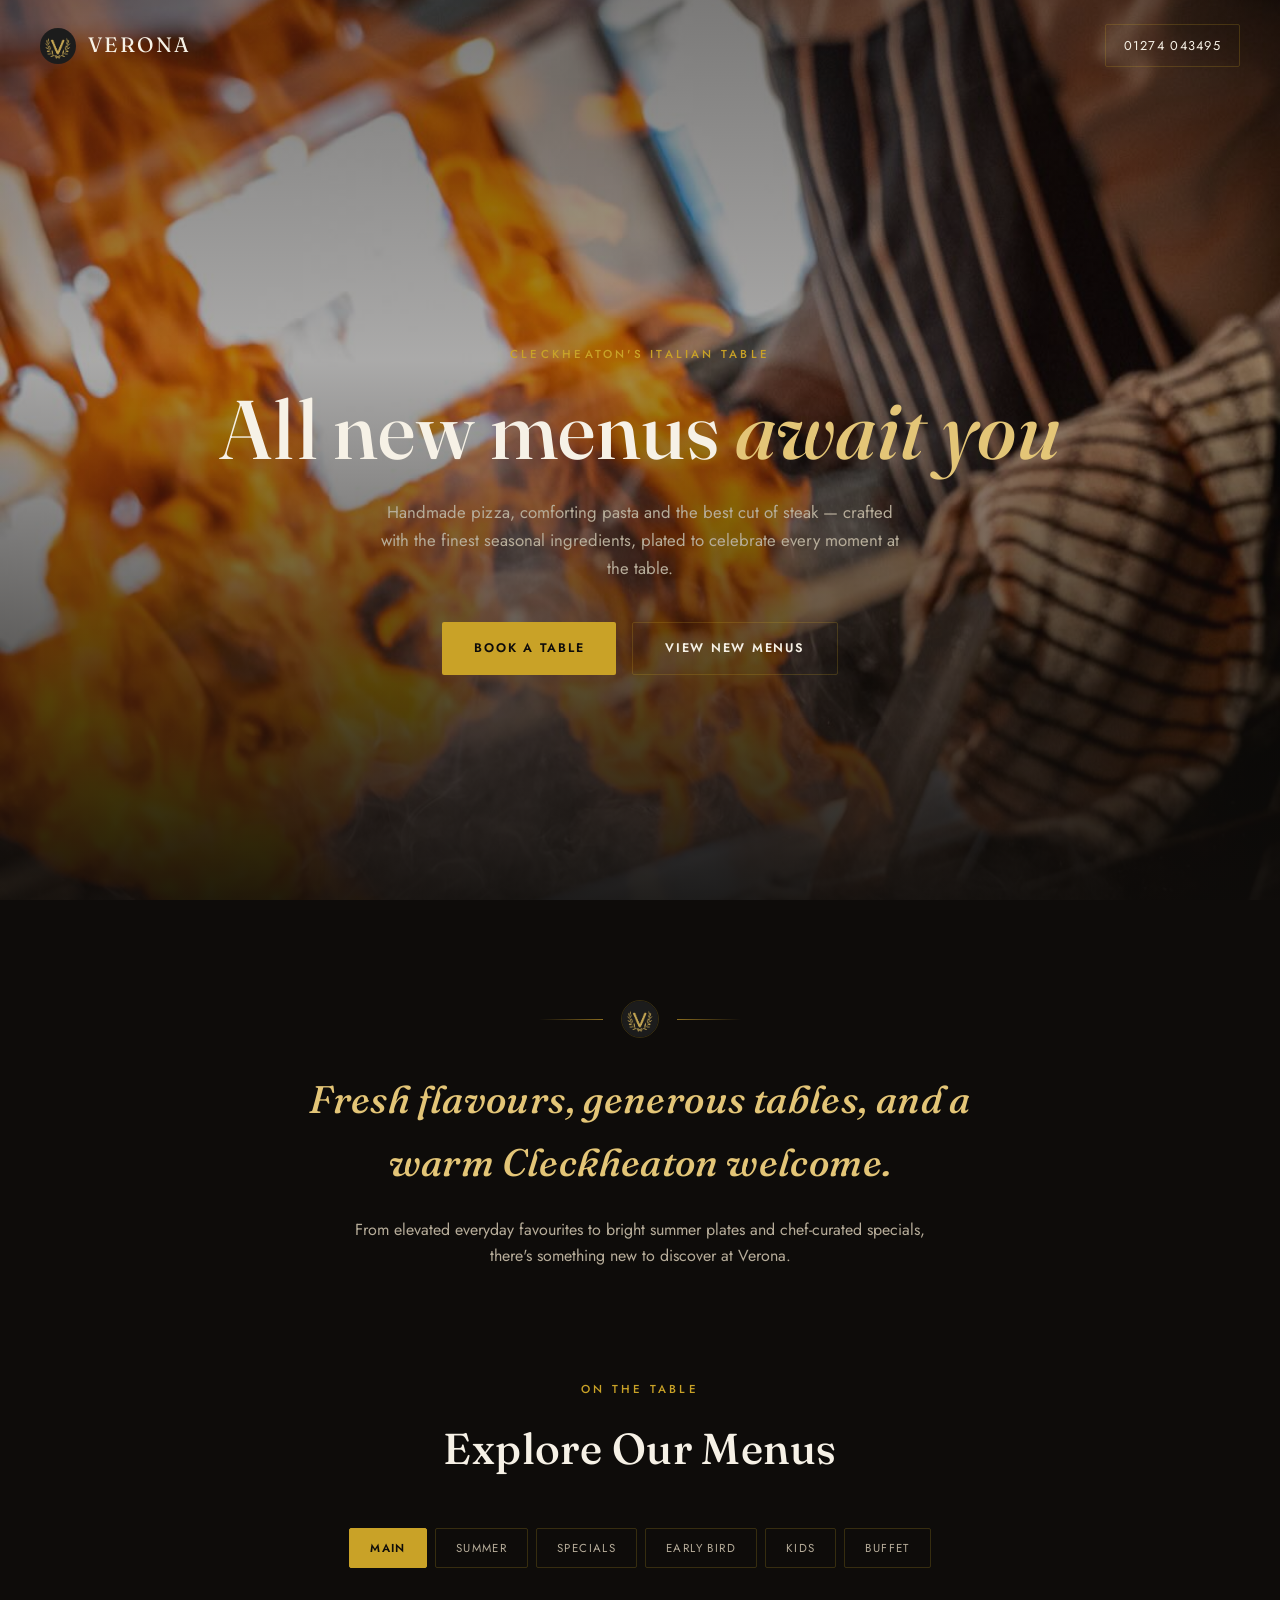
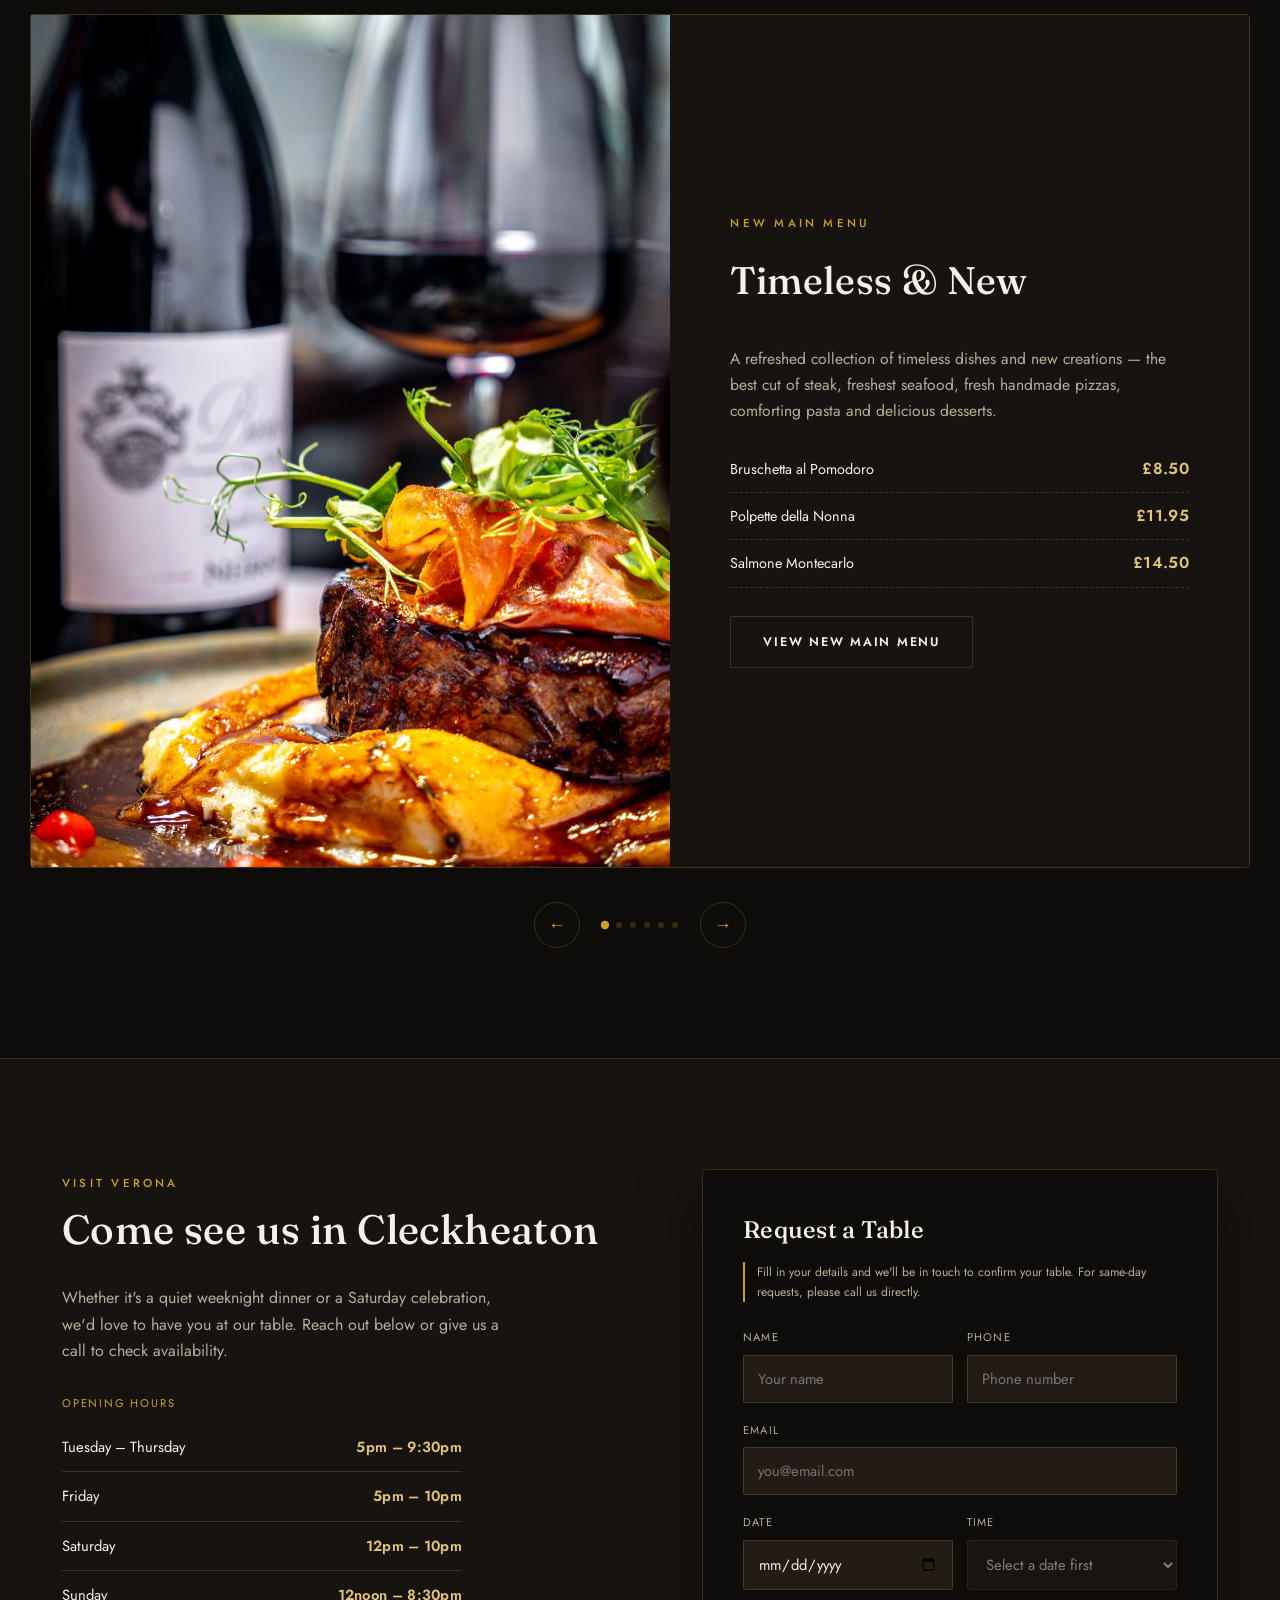
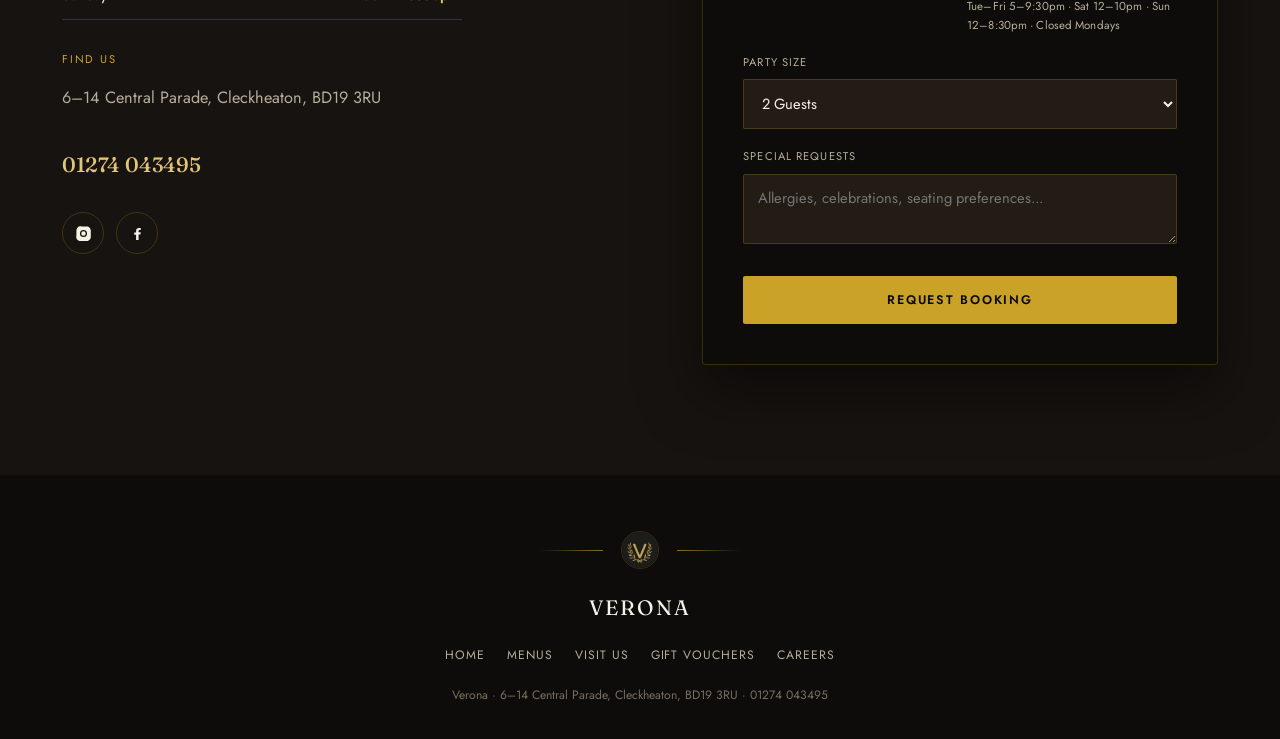
<file: index.html>
<!DOCTYPE html>
<html lang="en">
<head>
<meta charset="UTF-8">
<meta name="viewport" content="width=device-width, initial-scale=1.0">
<title>Verona | Italian Restaurant, Cleckheaton</title>
<link rel="preconnect" href="https://fonts.googleapis.com">
<link rel="preconnect" href="https://fonts.gstatic.com" crossorigin>
<link href="https://fonts.googleapis.com/css2?family=Fraunces:ital,wght@0,400;0,500;0,600;0,700;1,400;1,500&family=Jost:wght@300;400;500;600;700&display=swap" rel="stylesheet">
<link rel="stylesheet" href="styles.css">
</head>
<body>

<!-- minimal bar shown over the hero -->
<div class="top-strip" id="topStrip">
  <div class="brand"><img src="images/logo.jpg" alt="Verona logo"> VERONA</div>
  <a class="tel" href="tel:01274043495">01274 043495</a>
</div>

<!-- full nav that pops in once you scroll past the hero -->
<nav class="site-nav" id="siteNav">
  <div class="wrap bar">
    <div class="logo"><img src="images/logo.jpg" alt="Verona logo"> VERONA</div>
    <button class="burger" id="burger" aria-label="Toggle menu"><span></span><span></span><span></span></button>
    <ul class="nav-links" id="navLinks">
      <li><a href="#home">Home</a></li>
      <li class="has-dropdown">
        <button class="nav-drop-toggle" type="button">Menus <span class="caret"></span></button>
        <ul class="dropdown-menu">
          <li class="all-menus"><a href="#menus">All Menus</a></li>
          <li><a href="main-menu.html">Main</a></li>
          <li><a href="summer-menu.html">Summer</a></li>
          <li><a href="specials.html">Specials</a></li>
          <li><a href="early-bird.html">Early Bird</a></li>
          <li><a href="childrens-menu.html">Kids</a></li>
          <li><a href="buffet-menu.html">Buffet</a></li>
          <li><a href="desserts-menu.html">Desserts</a></li>
          <li><a href="drinks-menu.html">Drinks</a></li>
        </ul>
      </li>
      <li><a href="#visit">Visit Us</a></li>
      <li><a href="gift-vouchers.html">Gift Vouchers</a></li>
      <li><a href="careers.html">Careers</a></li>
      <li><a class="nav-cta" href="#visit">Book a Table</a></li>
    </ul>
  </div>
</nav>

<!-- HERO -->
<header class="hero" id="home">
  <div class="wrap hero-inner">
    <span class="eyebrow">Cleckheaton's Italian Table</span>
    <h1>All new menus <span>await you</span></h1>
    <p class="lede">Handmade pizza, comforting pasta and the best cut of steak — crafted with the finest seasonal ingredients, plated to celebrate every moment at the table.</p>
    <div class="hero-actions">
      <a class="btn btn-primary" href="#visit">Book a Table</a>
      <a class="btn btn-ghost" href="#menus">View New Menus</a>
    </div>
  </div>
</header>

<!-- INTRO -->
<section class="intro wrap">
  <div class="divider"><span class="line"></span><span class="mark"><img src="images/logo.jpg" alt=""></span><span class="line right"></span></div>
  <h2>Fresh flavours, generous tables, and a warm Cleckheaton welcome.</h2>
  <p>From elevated everyday favourites to bright summer plates and chef-curated specials, there's something new to discover at Verona.</p>
</section>

<!-- MENU CAROUSEL -->
<section class="carousel-section wrap" id="menus">
  <div class="carousel-head">
    <span class="eyebrow">On the Table</span>
    <h2>Explore Our Menus</h2>
  </div>

  <div class="tabs" id="tabs">
    <button class="active">Main</button>
    <button>Summer</button>
    <button>Specials</button>
    <button>Early Bird</button>
    <button>Kids</button>
    <button>Buffet</button>
  </div>

  <div class="carousel-viewport">
    <div class="carousel-track" id="carouselTrack">

      <article class="slide">
        <div class="slide-img"><img src="images/steak.jpg" alt="New Main Menu at Verona" style="object-position:center 72%;"></div>
        <div class="slide-body">
          <span class="eyebrow">New Main Menu</span>
          <h3>Timeless &amp; New</h3>
          <p>A refreshed collection of timeless dishes and new creations — the best cut of steak, freshest seafood, fresh handmade pizzas, comforting pasta and delicious desserts.</p>
          <ul class="slide-facts">
            <li>Bruschetta al Pomodoro <span class="price">£8.50</span></li>
            <li>Polpette della Nonna <span class="price">£11.95</span></li>
            <li>Salmone Montecarlo <span class="price">£14.50</span></li>
          </ul>
          <a class="btn btn-ghost" href="main-menu.html">View New Main Menu</a>
        </div>
      </article>

      <article class="slide">
        <div class="slide-img"><img src="images/saturday-summer-lunch.jpg" alt="Taste of Summer — Saturday Lunch Set Menu"></div>
        <div class="slide-body">
          <span class="eyebrow">Taste of Summer</span>
          <h3>Saturday Lunch, Set Menu</h3>
          <p>Our beautifully light and deliciously indulgent Saturday summer lunch menu — one course served with a medium glass of house wine, bottled beer, soft drink or spritzer.</p>
          <ul class="slide-facts">
            <li>Verona Summer Toastie · Dressed Asparagus · Salade Niçoise</li>
            <li>Scottish Mussels · Paillard of Chicken — all with a side of fries</li>
            <li>Saturdays, 12pm – 3:30pm <span class="price">£15.95</span></li>
          </ul>
          <a class="btn btn-ghost" href="summer-menu.html">View New Summer Menu</a>
        </div>
      </article>

      <article class="slide">
        <div class="slide-img"><img src="images/pizza2.jpg" alt="Chef's Specials at Verona"></div>
        <div class="slide-body">
          <span class="eyebrow">New Special Menu</span>
          <h3>Chef Inspired</h3>
          <p>Dishes that change often and showcase the best ingredients at their peak — unique creations by our culinary team, available for a limited time only.</p>
          <ul class="slide-facts">
            <li>Changes regularly with the season</li>
            <li>Unique creations from our culinary team</li>
            <li>Limited availability — don't miss out</li>
          </ul>
          <a class="btn btn-ghost" href="specials.html">View New Specials Menu</a>
        </div>
      </article>

      <article class="slide">
        <div class="slide-img"><img src="images/718315775_17868722325624778_5782519460295851310_n.jpg" alt="Early Bird Menu at Verona"></div>
        <div class="slide-body">
          <span class="eyebrow">New Early Bird Menu</span>
          <h3>Dine &amp; Save</h3>
          <p>Enjoy a delightful dining experience before the usual dinner crowd, while saving a few pounds — a tasty opportunity not to be missed.</p>
          <ul class="slide-facts">
            <li>Two courses <span class="price">£19.95</span></li>
            <li>Includes many classic dishes from the main menu</li>
            <li>Dine early and save</li>
          </ul>
          <a class="btn btn-ghost" href="early-bird.html">View New Early Bird Menu</a>
        </div>
      </article>

      <article class="slide">
        <div class="slide-img"><img src="images/meatballs.jpg" alt="Kids Menu at Verona" style="object-position:center 72%;"></div>
        <div class="slide-body">
          <span class="eyebrow">New Kids Menu</span>
          <h3>Little Appetites, Big Smiles</h3>
          <p>Full of tasty, child-friendly favourites — every meal perfectly sized for little appetites, with creamy pasta and fresh handmade chicken goujons.</p>
          <ul class="slide-facts">
            <li>Main &amp; ice cream <span class="price">£9.95</span></li>
            <li>Creamy pasta</li>
            <li>Fresh handmade chicken goujons</li>
          </ul>
          <a class="btn btn-ghost" href="childrens-menu.html">View New Kids Menu</a>
        </div>
      </article>

      <article class="slide">
        <div class="slide-img"><img src="images/704072646_17866510659624778_6656631121721273205_n.jpg" alt="Celebration Buffet at Verona"></div>
        <div class="slide-body">
          <span class="eyebrow">New Celebration Buffet</span>
          <h3>Gather &amp; Celebrate</h3>
          <p>From birthdays to baby showers, our Saturday afternoon buffet is the ideal way to celebrate — choose the cosy Green Room or our main dining area, and let us take care of the food.</p>
          <ul class="slide-facts">
            <li>Per person <span class="price">£15</span></li>
            <li>Green Room seats up to 25 guests</li>
            <li>Saturdays, 12pm – 3pm</li>
          </ul>
          <a class="btn btn-ghost" href="buffet-menu.html">View Celebration Buffet Menu</a>
        </div>
      </article>

    </div>
  </div>

  <div class="carousel-nav">
    <button id="prevSlide" aria-label="Previous menu">&#8592;</button>
    <div class="carousel-dots">
      <span class="active"></span><span></span><span></span><span></span><span></span><span></span>
    </div>
    <button id="nextSlide" aria-label="Next menu">&#8594;</button>
  </div>
</section>

<!-- VISIT + BOOKING -->
<section class="visit" id="visit">
  <div class="wrap visit-grid">
    <div class="visit-info">
      <span class="eyebrow">Visit Verona</span>
      <h2>Come see us in Cleckheaton</h2>
      <p>Whether it's a quiet weeknight dinner or a Saturday celebration, we'd love to have you at our table. Reach out below or give us a call to check availability.</p>

      <div class="info-block">
        <span class="label">Opening Hours</span>
        <table class="hours-table">
          <tr><td>Tuesday – Thursday</td><td>5pm – 9:30pm</td></tr>
          <tr><td>Friday</td><td>5pm – 10pm</td></tr>
          <tr><td>Saturday</td><td>12pm – 10pm</td></tr>
          <tr><td>Sunday</td><td>12noon – 8:30pm</td></tr>
        </table>
      </div>

      <div class="info-block">
        <span class="label">Find Us</span>
        <p class="addr">6–14 Central Parade, Cleckheaton, BD19 3RU</p>
        <a class="phone-link" href="tel:01274043495">01274 043495</a>
      </div>

      <div class="social-row">
        <a href="https://www.instagram.com/veronaitalian/" aria-label="Instagram" target="_blank" rel="noopener">
          <svg viewBox="0 0 24 24"><path d="M12 2c2.7 0 3 .01 4.12.06 1.13.05 1.9.24 2.58.5.7.27 1.29.63 1.88 1.22.59.59.95 1.18 1.22 1.88.26.68.45 1.45.5 2.58.05 1.12.06 1.42.06 4.12s-.01 3-.06 4.12c-.05 1.13-.24 1.9-.5 2.58-.27.7-.63 1.29-1.22 1.88-.59.59-1.18.95-1.88 1.22-.68.26-1.45.45-2.58.5-1.12.05-1.42.06-4.12.06s-3-.01-4.12-.06c-1.13-.05-1.9-.24-2.58-.5-.7-.27-1.29-.63-1.88-1.22-.59-.59-.95-1.18-1.22-1.88-.26-.68-.45-1.45-.5-2.58C2.01 15 2 14.7 2 12s.01-3 .06-4.12c.05-1.13.24-1.9.5-2.58.27-.7.63-1.29 1.22-1.88.59-.59 1.18-.95 1.88-1.22.68-.26 1.45-.45 2.58-.5C9 2.01 9.3 2 12 2zm0 5a5 5 0 100 10 5 5 0 000-10zm0 8.2a3.2 3.2 0 110-6.4 3.2 3.2 0 010 6.4zm5.4-8.4a1.2 1.2 0 11-2.4 0 1.2 1.2 0 012.4 0z"/></svg>
        </a>
        <a href="https://www.facebook.com/people/Verona-Restaurant-Cleckheaton/61584931553376/" aria-label="Facebook" target="_blank" rel="noopener">
          <svg viewBox="0 0 24 24"><path d="M13.5 21v-7.6h2.6l.4-3h-3v-1.9c0-.87.24-1.46 1.5-1.46h1.6V4.34C15.87 4.24 15 4.17 14 4.17c-2.4 0-4 1.46-4 4.15v2.28H7.4v3h2.6V21h3.5z"/></svg>
        </a>
      </div>
    </div>

    <div class="booking-card">
      <h3>Request a Table</h3>
      <p class="demo-note">Fill in your details and we'll be in touch to confirm your table. For same-day requests, please call us directly.</p>
      <form id="bookingForm">
        <input type="hidden" name="access_key" value="6bbcd285-b3f5-4c4e-b8cf-b02cddfe5884">
        <input type="hidden" name="subject" value="New Table Booking Request — Verona">
        <input type="hidden" name="from_name" value="Verona Website">
        <input type="checkbox" name="botcheck" class="hidden" style="display:none" tabindex="-1" autocomplete="off">
        <div class="field-row">
          <div class="field">
            <label for="bname">Name</label>
            <input id="bname" name="name" type="text" placeholder="Your name" required>
          </div>
          <div class="field">
            <label for="bphone">Phone</label>
            <input id="bphone" name="phone" type="tel" placeholder="Phone number" required>
          </div>
        </div>
        <div class="field">
          <label for="bemail">Email</label>
          <input id="bemail" name="email" type="email" placeholder="you@email.com" required>
        </div>
        <div class="field-row">
          <div class="field">
            <label for="bdate">Date</label>
            <input id="bdate" name="date" type="date">
          </div>
          <div class="field">
            <label for="btime">Time</label>
            <select id="btime" name="time" disabled>
              <option value="">Select a date first</option>
            </select>
            <span class="field-hint" id="timeHint">Tue&ndash;Fri 5&ndash;9:30pm &middot; Sat 12&ndash;10pm &middot; Sun 12&ndash;8:30pm &middot; Closed Mondays</span>
          </div>
        </div>
        <div class="field">
          <label for="bguests">Party Size</label>
          <select id="bguests" name="party_size">
            <option>2 Guests</option>
            <option>3 Guests</option>
            <option>4 Guests</option>
            <option>5–8 Guests</option>
            <option>9+ Guests</option>
          </select>
        </div>
        <div class="field">
          <label for="bnote">Special Requests</label>
          <textarea id="bnote" name="message" placeholder="Allergies, celebrations, seating preferences..."></textarea>
        </div>
        <button type="submit" class="btn btn-primary">Request Booking</button>
        <div class="confirm-msg" id="confirmMsg"></div>
      </form>
    </div>
  </div>
</section>

<!-- FOOTER -->
<footer>
  <div class="wrap">
    <div class="divider"><span class="line"></span><span class="mark"><img src="images/logo.jpg" alt=""></span><span class="line right"></span></div>
    <div class="brand">VERONA</div>
    <div class="links">
      <a href="#home">Home</a>
      <a href="#menus">Menus</a>
      <a href="#visit">Visit Us</a>
      <a href="gift-vouchers.html">Gift Vouchers</a>
      <a href="careers.html">Careers</a>
    </div>
    <div class="fine">Verona · 6–14 Central Parade, Cleckheaton, BD19 3RU · 01274 043495</div>
  </div>
</footer>

<script src="script.js"></script>
</body>
</html>
</file>
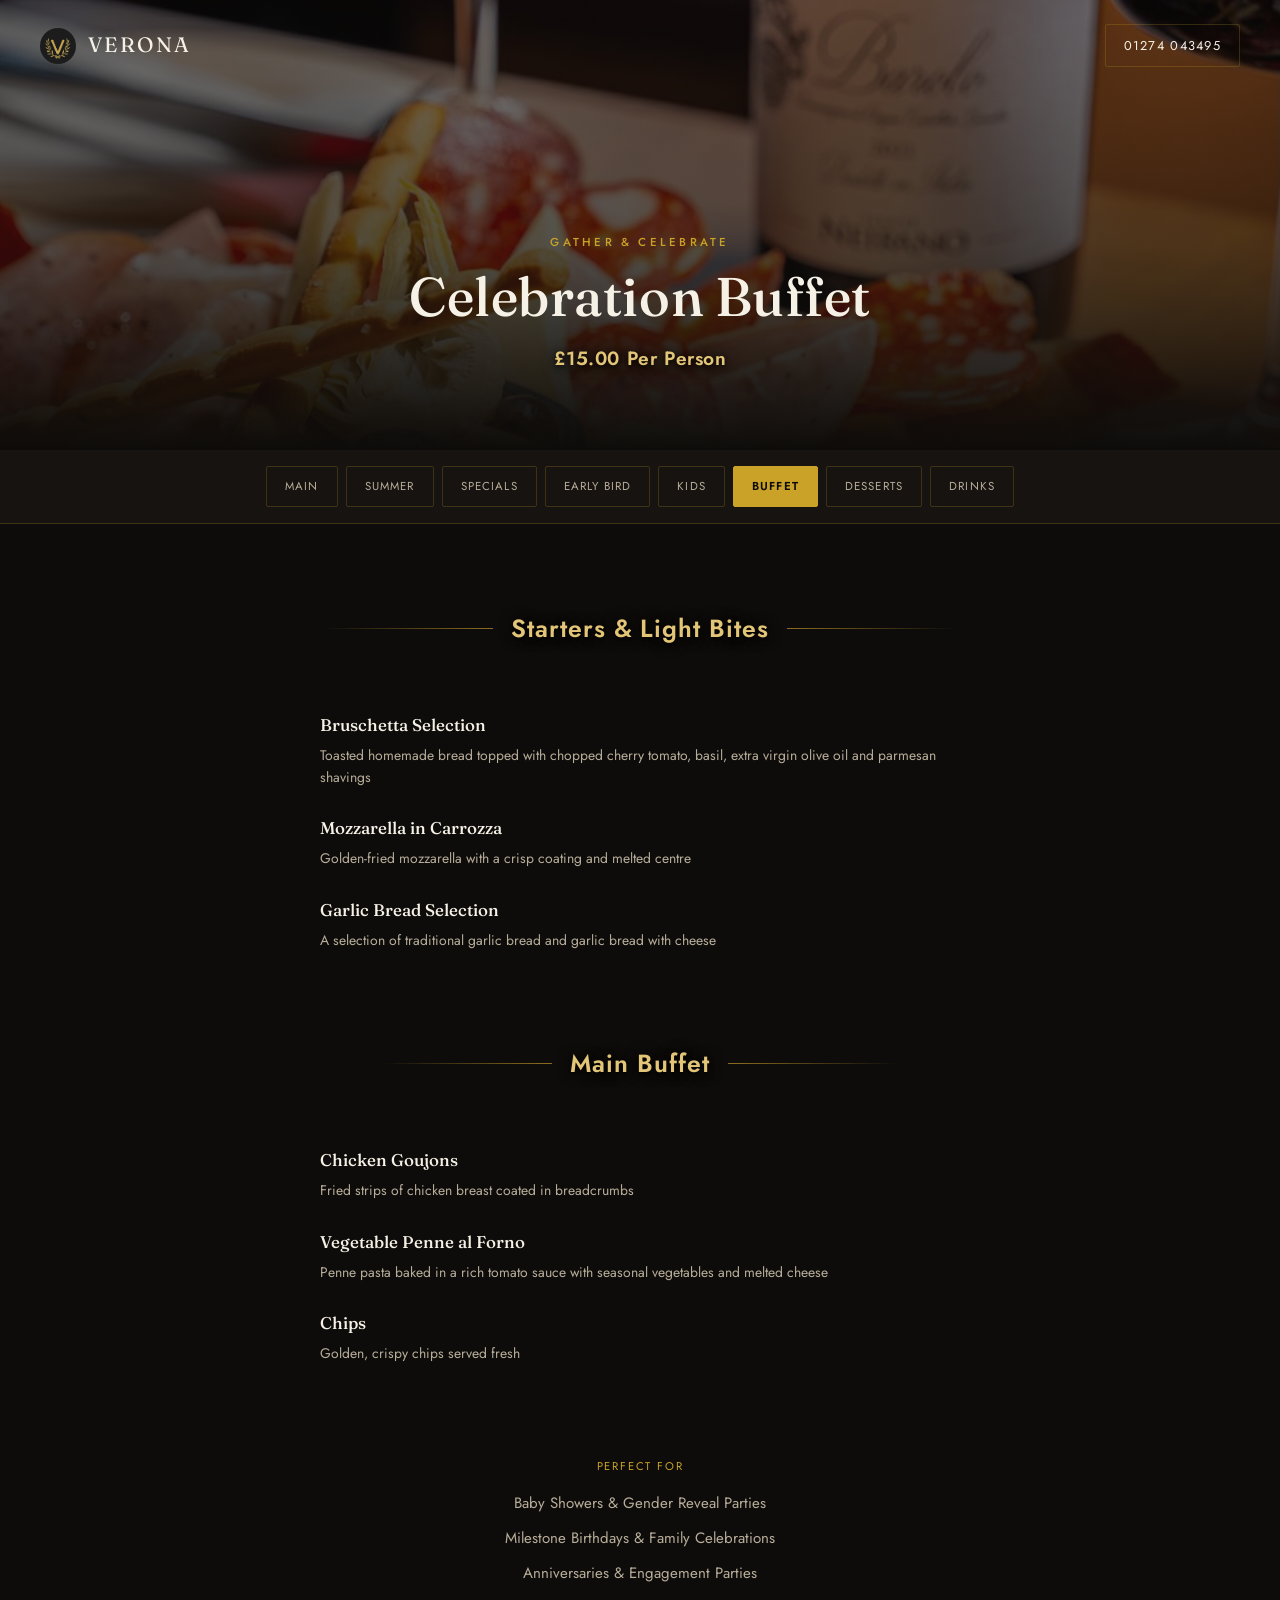
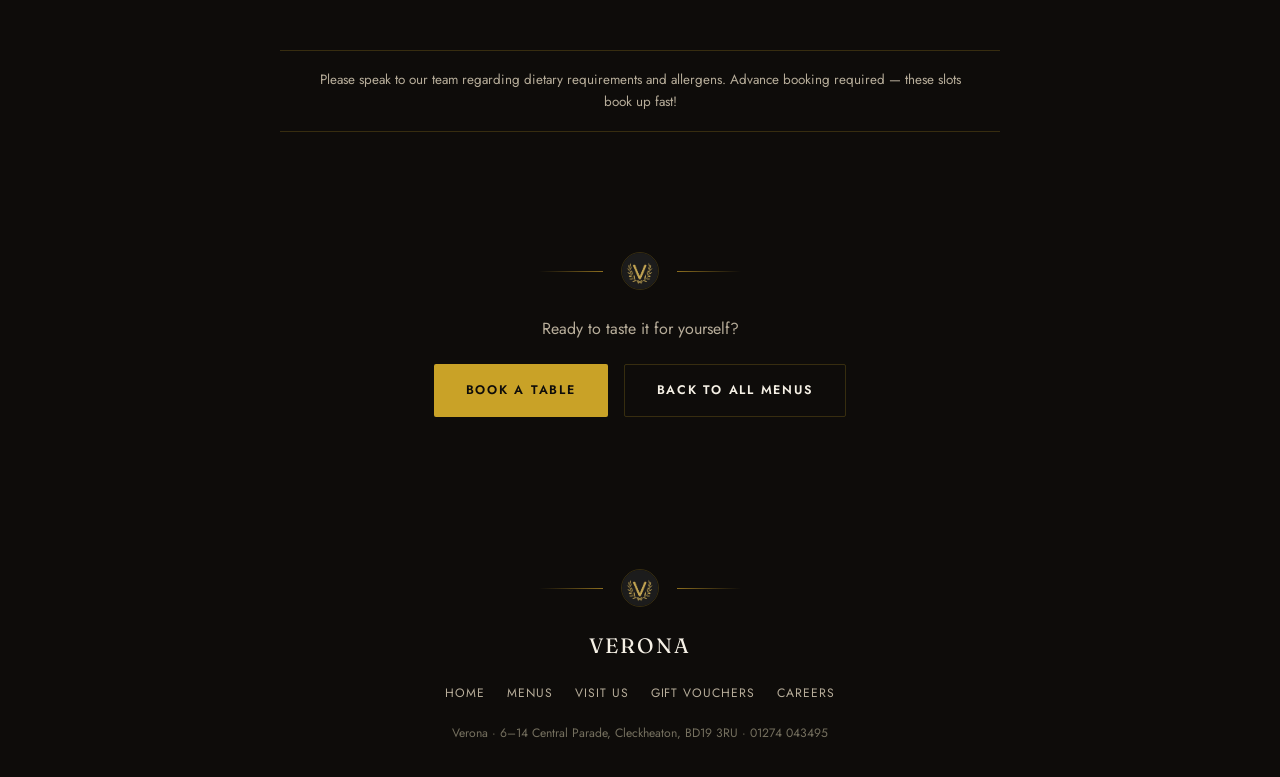
<file: buffet-menu.html>
<!DOCTYPE html>
<html lang="en">
<head>
<meta charset="UTF-8">
<meta name="viewport" content="width=device-width, initial-scale=1.0">
<title>Buffet Menu | Verona, Cleckheaton</title>
<link rel="preconnect" href="https://fonts.googleapis.com">
<link rel="preconnect" href="https://fonts.gstatic.com" crossorigin>
<link href="https://fonts.googleapis.com/css2?family=Fraunces:ital,wght@0,400;0,500;0,600;0,700;1,400;1,500&family=Jost:wght@300;400;500;600;700&display=swap" rel="stylesheet">
<link rel="stylesheet" href="styles.css">
</head>
<body>

<div class="top-strip" id="topStrip">
  <div class="brand"><img src="images/logo.jpg" alt="Verona logo"> VERONA</div>
  <a class="tel" href="tel:01274043495">01274 043495</a>
</div>

<nav class="site-nav" id="siteNav">
  <div class="wrap bar">
    <div class="logo"><img src="images/logo.jpg" alt="Verona logo"> VERONA</div>
    <button class="burger" id="burger" aria-label="Toggle menu"><span></span><span></span><span></span></button>
    <ul class="nav-links" id="navLinks">
      <li><a href="index.html#home">Home</a></li>
      <li class="has-dropdown">
        <button class="nav-drop-toggle" type="button">Menus <span class="caret"></span></button>
        <ul class="dropdown-menu">
          <li class="all-menus"><a href="index.html#menus">All Menus</a></li>
          <li><a href="main-menu.html">Main</a></li>
          <li><a href="summer-menu.html">Summer</a></li>
          <li><a href="specials.html">Specials</a></li>
          <li><a href="early-bird.html">Early Bird</a></li>
          <li><a href="childrens-menu.html">Kids</a></li>
          <li><a href="buffet-menu.html">Buffet</a></li>
          <li><a href="desserts-menu.html">Desserts</a></li>
          <li><a href="drinks-menu.html">Drinks</a></li>
        </ul>
      </li>
      <li><a href="index.html#visit">Visit Us</a></li>
      <li><a href="gift-vouchers.html">Gift Vouchers</a></li>
      <li><a href="careers.html">Careers</a></li>
      <li><a class="nav-cta" href="index.html#visit">Book a Table</a></li>
    </ul>
  </div>
</nav>

<header class="hero menu-hero" style="background-image:linear-gradient(180deg, rgba(14,12,10,0.55) 0%, rgba(14,12,10,0.72) 55%, var(--noir) 100%), url('images/704072646_17866510659624778_6656631121721273205_n.jpg'); background-position:center;">
  <div class="wrap menu-hero-inner">
    <span class="eyebrow">Gather &amp; Celebrate</span>
    <h1>Celebration Buffet</h1>
    <p class="meta">&pound;15.00 Per Person</p>
  </div>
</header>

<div class="menu-switch">
  <div class="wrap">
    <a href="main-menu.html">Main</a><a href="summer-menu.html">Summer</a><a href="specials.html">Specials</a><a href="early-bird.html">Early Bird</a><a href="childrens-menu.html">Kids</a><a href="buffet-menu.html" class="active">Buffet</a><a href="desserts-menu.html">Desserts</a><a href="drinks-menu.html">Drinks</a>
  </div>
</div>

<section class="menu-body wrap">
<div class="menu-category">
      <div class="cat-head"><span class="line"></span><h3>Starters &amp; Light Bites</h3><span class="line right"></span></div>
      <p class="cat-sub">&nbsp;</p>
      <ul class="menu-items single">
        <li>
          <div class="item-top"><span class="item-name">Bruschetta Selection</span></div>
          <p class="item-desc">Toasted homemade bread topped with chopped cherry tomato, basil, extra virgin olive oil and parmesan shavings</p>
        </li><li>
          <div class="item-top"><span class="item-name">Mozzarella in Carrozza</span></div>
          <p class="item-desc">Golden-fried mozzarella with a crisp coating and melted centre</p>
        </li><li>
          <div class="item-top"><span class="item-name">Garlic Bread Selection</span></div>
          <p class="item-desc">A selection of traditional garlic bread and garlic bread with cheese</p>
        </li>
      </ul>
    </div><div class="menu-category">
      <div class="cat-head"><span class="line"></span><h3>Main Buffet</h3><span class="line right"></span></div>
      <p class="cat-sub">&nbsp;</p>
      <ul class="menu-items single">
        <li>
          <div class="item-top"><span class="item-name">Chicken Goujons</span></div>
          <p class="item-desc">Fried strips of chicken breast coated in breadcrumbs</p>
        </li><li>
          <div class="item-top"><span class="item-name">Vegetable Penne al Forno</span></div>
          <p class="item-desc">Penne pasta baked in a rich tomato sauce with seasonal vegetables and melted cheese</p>
        </li><li>
          <div class="item-top"><span class="item-name">Chips</span></div>
          <p class="item-desc">Golden, crispy chips served fresh</p>
        </li>
      </ul>
    </div><div class="perfect-for">
  <span class="label">Perfect For</span>
  <ul>
    <li>Baby Showers &amp; Gender Reveal Parties</li>
    <li>Milestone Birthdays &amp; Family Celebrations</li>
    <li>Anniversaries &amp; Engagement Parties</li>
  </ul>
</div><div class="menu-note">Please speak to our team regarding dietary requirements and allergens. Advance booking required &mdash; these slots book up fast!</div>
</section>

<section class="menu-cta wrap">
  <div class="divider" style="margin-bottom:26px;"><span class="line"></span><span class="mark"><img src="images/logo.jpg" alt=""></span><span class="line right"></span></div>
  <p>Ready to taste it for yourself?</p>
  <div class="actions">
    <a class="btn btn-primary" href="index.html#visit">Book a Table</a>
    <a class="btn btn-ghost" href="index.html#menus">Back to All Menus</a>
  </div>
</section>

<footer>
  <div class="wrap">
    <div class="divider"><span class="line"></span><span class="mark"><img src="images/logo.jpg" alt=""></span><span class="line right"></span></div>
    <div class="brand">VERONA</div>
    <div class="links">
      <a href="index.html#home">Home</a>
      <a href="index.html#menus">Menus</a>
      <a href="index.html#visit">Visit Us</a>
      <a href="gift-vouchers.html">Gift Vouchers</a>
      <a href="careers.html">Careers</a>
    </div>
    <div class="fine">Verona &middot; 6&ndash;14 Central Parade, Cleckheaton, BD19 3RU &middot; 01274 043495</div>
  </div>
</footer>

<script src="script.js"></script>
</body>
</html>
</file>
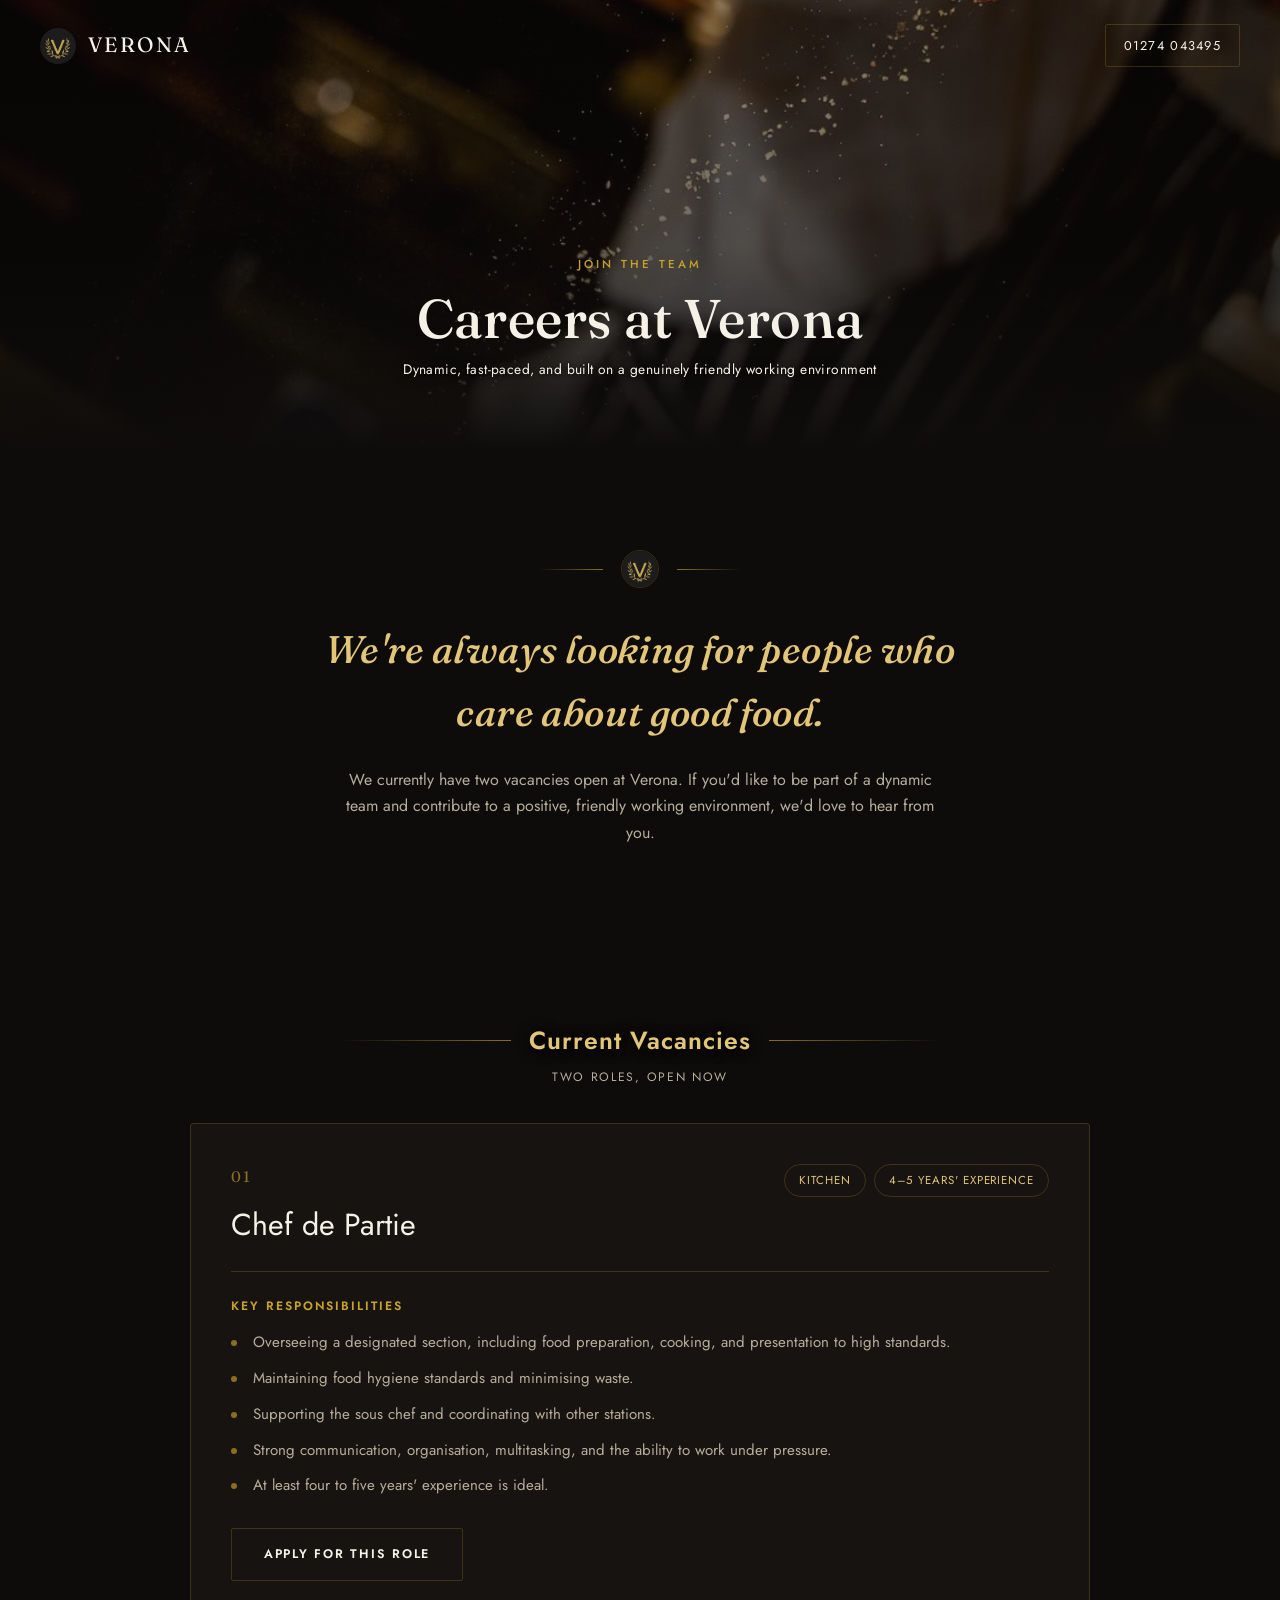
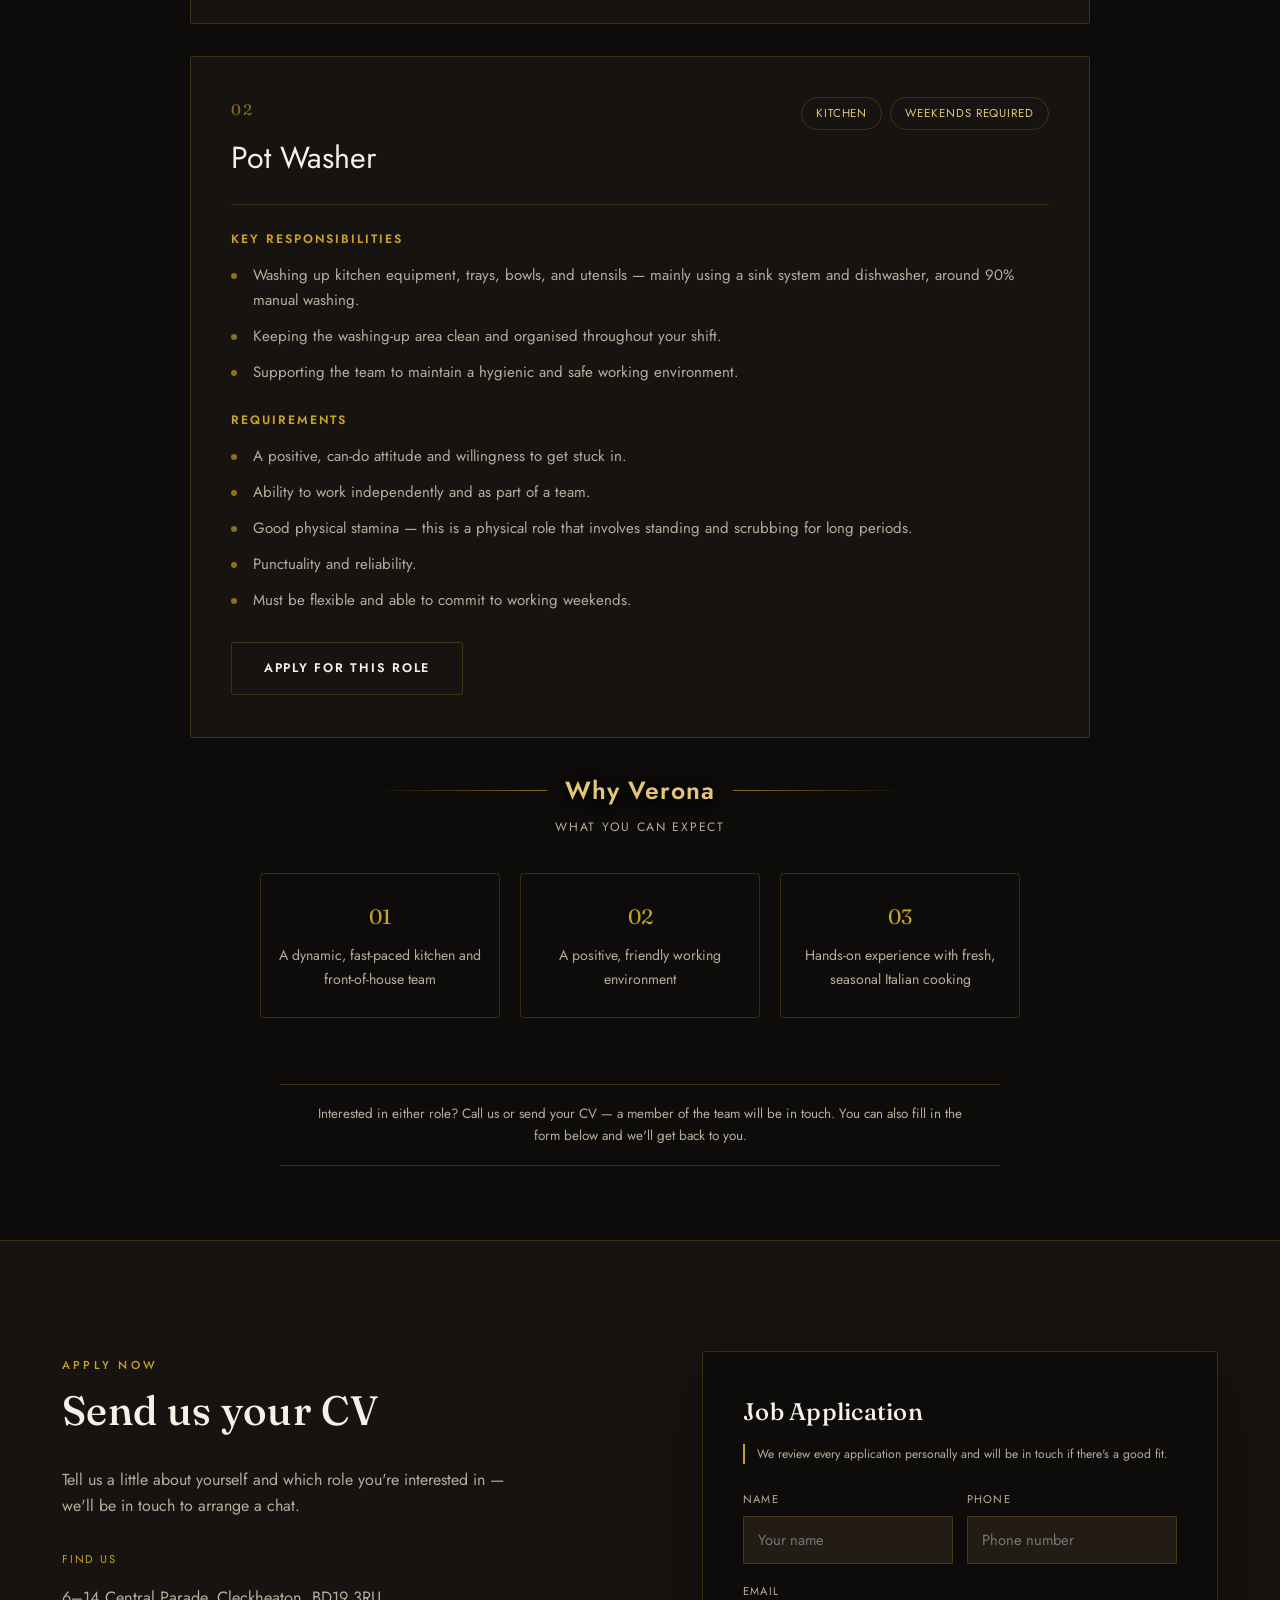
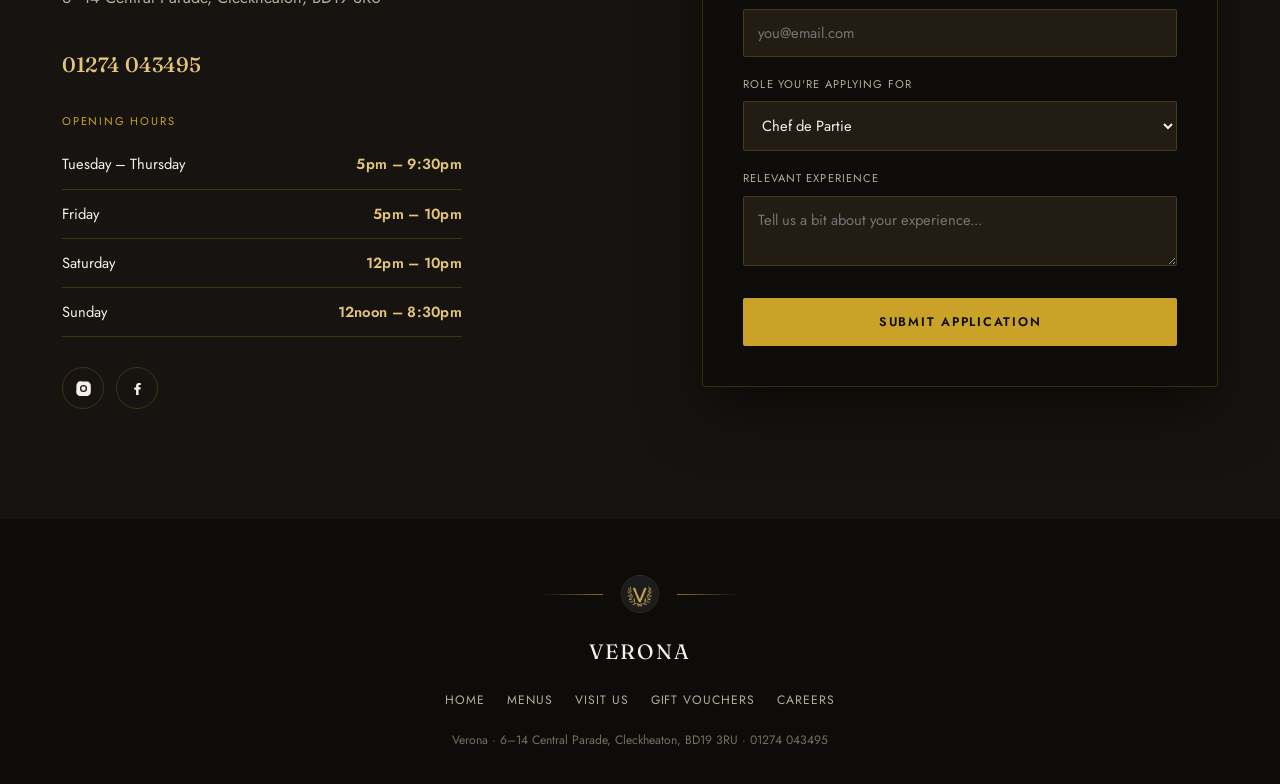
<file: careers.html>
<!DOCTYPE html>
<html lang="en">
<head>
<meta charset="UTF-8">
<meta name="viewport" content="width=device-width, initial-scale=1.0">
<title>Careers | Verona, Cleckheaton</title>
<link rel="preconnect" href="https://fonts.googleapis.com">
<link rel="preconnect" href="https://fonts.gstatic.com" crossorigin>
<link href="https://fonts.googleapis.com/css2?family=Fraunces:ital,wght@0,400;0,500;0,600;0,700;1,400;1,500&family=Jost:wght@300;400;500;600;700&display=swap" rel="stylesheet">
<link rel="stylesheet" href="styles.css">
</head>
<body>

<div class="top-strip" id="topStrip">
  <div class="brand"><img src="images/logo.jpg" alt="Verona logo"> VERONA</div>
  <a class="tel" href="tel:01274043495">01274 043495</a>
</div>

<nav class="site-nav" id="siteNav">
  <div class="wrap bar">
    <div class="logo"><img src="images/logo.jpg" alt="Verona logo"> VERONA</div>
    <button class="burger" id="burger" aria-label="Toggle menu"><span></span><span></span><span></span></button>
    <ul class="nav-links" id="navLinks">
      <li><a href="index.html#home">Home</a></li>
      <li class="has-dropdown">
        <button class="nav-drop-toggle" type="button">Menus <span class="caret"></span></button>
        <ul class="dropdown-menu">
          <li class="all-menus"><a href="index.html#menus">All Menus</a></li>
          <li><a href="main-menu.html">Main</a></li>
          <li><a href="summer-menu.html">Summer</a></li>
          <li><a href="specials.html">Specials</a></li>
          <li><a href="early-bird.html">Early Bird</a></li>
          <li><a href="childrens-menu.html">Kids</a></li>
          <li><a href="buffet-menu.html">Buffet</a></li>
          <li><a href="desserts-menu.html">Desserts</a></li>
          <li><a href="drinks-menu.html">Drinks</a></li>
        </ul>
      </li>
      <li><a href="index.html#visit">Visit Us</a></li>
      <li><a href="gift-vouchers.html">Gift Vouchers</a></li>
      <li><a href="careers.html" aria-current="page">Careers</a></li>
      <li><a class="nav-cta" href="index.html#visit">Book a Table</a></li>
    </ul>
  </div>
</nav>

<header class="hero menu-hero" style="background-image:linear-gradient(180deg, rgba(14,12,10,0.45) 0%, rgba(14,12,10,0.6) 55%, var(--noir) 100%), url('images/salt.jpg'); background-position:center 30%;">
  <div class="wrap menu-hero-inner">
    <span class="eyebrow">Join The Team</span>
    <h1>Careers at Verona</h1>
    <p class="avail">Dynamic, fast-paced, and built on a genuinely friendly working environment</p>
  </div>
</header>

<section class="intro wrap">
  <div class="divider"><span class="line"></span><span class="mark"><img src="images/logo.jpg" alt=""></span><span class="line right"></span></div>
  <h2>We're always looking for people who care about good food.</h2>
  <p>We currently have two vacancies open at Verona. If you'd like to be part of a dynamic team and contribute to a positive, friendly working environment, we'd love to hear from you.</p>
</section>

<section class="menu-body wrap">

  <div class="menu-category jobs-wrap">
    <div class="cat-head"><span class="line"></span><h3>Current Vacancies</h3><span class="line right"></span></div>
    <p class="cat-sub">Two Roles, Open Now</p>

    <div class="job-card">
      <div class="job-head">
        <div class="job-head-text">
          <span class="job-num">01</span>
          <h4 class="job-title">Chef de Partie</h4>
        </div>
        <div class="job-tags">
          <span>Kitchen</span>
          <span>4&ndash;5 Years' Experience</span>
        </div>
      </div>

      <h5 class="job-subhead">Key Responsibilities</h5>
      <ul>
        <li>Overseeing a designated section, including food preparation, cooking, and presentation to high standards.</li>
        <li>Maintaining food hygiene standards and minimising waste.</li>
        <li>Supporting the sous chef and coordinating with other stations.</li>
        <li>Strong communication, organisation, multitasking, and the ability to work under pressure.</li>
        <li>At least four to five years' experience is ideal.</li>
      </ul>

      <a class="btn btn-ghost job-apply-btn" href="#apply" data-role="Chef de Partie">Apply for This Role</a>
    </div>

    <div class="job-card">
      <div class="job-head">
        <div class="job-head-text">
          <span class="job-num">02</span>
          <h4 class="job-title">Pot Washer</h4>
        </div>
        <div class="job-tags">
          <span>Kitchen</span>
          <span>Weekends Required</span>
        </div>
      </div>

      <h5 class="job-subhead">Key Responsibilities</h5>
      <ul>
        <li>Washing up kitchen equipment, trays, bowls, and utensils — mainly using a sink system and dishwasher, around 90% manual washing.</li>
        <li>Keeping the washing-up area clean and organised throughout your shift.</li>
        <li>Supporting the team to maintain a hygienic and safe working environment.</li>
      </ul>

      <h5 class="job-subhead">Requirements</h5>
      <ul>
        <li>A positive, can-do attitude and willingness to get stuck in.</li>
        <li>Ability to work independently and as part of a team.</li>
        <li>Good physical stamina — this is a physical role that involves standing and scrubbing for long periods.</li>
        <li>Punctuality and reliability.</li>
        <li>Must be flexible and able to commit to working weekends.</li>
      </ul>

      <a class="btn btn-ghost job-apply-btn" href="#apply" data-role="Pot Washer">Apply for This Role</a>
    </div>
  </div>

  <div class="why-work">
    <div class="cat-head"><span class="line"></span><h3>Why Verona</h3><span class="line right"></span></div>
    <p class="cat-sub">What You Can Expect</p>
    <div class="why-grid">
      <div><span class="why-num">01</span><p>A dynamic, fast-paced kitchen and front-of-house team</p></div>
      <div><span class="why-num">02</span><p>A positive, friendly working environment</p></div>
      <div><span class="why-num">03</span><p>Hands-on experience with fresh, seasonal Italian cooking</p></div>
    </div>
  </div>

  <div class="menu-note">Interested in either role? Call us or send your CV — a member of the team will be in touch. You can also fill in the form below and we'll get back to you.</div>

</section>

<section class="visit" id="apply">
  <div class="wrap visit-grid">
    <div class="visit-info">
      <span class="eyebrow">Apply Now</span>
      <h2>Send us your CV</h2>
      <p>Tell us a little about yourself and which role you're interested in — we'll be in touch to arrange a chat.</p>

      <div class="info-block">
        <span class="label">Find Us</span>
        <p class="addr">6&ndash;14 Central Parade, Cleckheaton, BD19 3RU</p>
        <a class="phone-link" href="tel:01274043495">01274 043495</a>
      </div>

      <div class="info-block">
        <span class="label">Opening Hours</span>
        <table class="hours-table">
          <tr><td>Tuesday &ndash; Thursday</td><td>5pm &ndash; 9:30pm</td></tr>
          <tr><td>Friday</td><td>5pm &ndash; 10pm</td></tr>
          <tr><td>Saturday</td><td>12pm &ndash; 10pm</td></tr>
          <tr><td>Sunday</td><td>12noon &ndash; 8:30pm</td></tr>
        </table>
      </div>

      <div class="social-row">
        <a href="https://www.instagram.com/veronaitalian/" aria-label="Instagram" target="_blank" rel="noopener">
          <svg viewBox="0 0 24 24"><path d="M12 2c2.7 0 3 .01 4.12.06 1.13.05 1.9.24 2.58.5.7.27 1.29.63 1.88 1.22.59.59.95 1.18 1.22 1.88.26.68.45 1.45.5 2.58.05 1.12.06 1.42.06 4.12s-.01 3-.06 4.12c-.05 1.13-.24 1.9-.5 2.58-.27.7-.63 1.29-1.22 1.88-.59.59-1.18.95-1.88 1.22-.68.26-1.45.45-2.58.5-1.12.05-1.42.06-4.12.06s-3-.01-4.12-.06c-1.13-.05-1.9-.24-2.58-.5-.7-.27-1.29-.63-1.88-1.22-.59-.59-.95-1.18-1.22-1.88-.26-.68-.45-1.45-.5-2.58C2.01 15 2 14.7 2 12s.01-3 .06-4.12c.05-1.13.24-1.9.5-2.58.27-.7.63-1.29 1.22-1.88.59-.59 1.18-.95 1.88-1.22.68-.26 1.45-.45 2.58-.5C9 2.01 9.3 2 12 2zm0 5a5 5 0 100 10 5 5 0 000-10zm0 8.2a3.2 3.2 0 110-6.4 3.2 3.2 0 010 6.4zm5.4-8.4a1.2 1.2 0 11-2.4 0 1.2 1.2 0 012.4 0z"/></svg>
        </a>
        <a href="https://www.facebook.com/people/Verona-Restaurant-Cleckheaton/61584931553376/" aria-label="Facebook" target="_blank" rel="noopener">
          <svg viewBox="0 0 24 24"><path d="M13.5 21v-7.6h2.6l.4-3h-3v-1.9c0-.87.24-1.46 1.5-1.46h1.6V4.34C15.87 4.24 15 4.17 14 4.17c-2.4 0-4 1.46-4 4.15v2.28H7.4v3h2.6V21h3.5z"/></svg>
        </a>
      </div>
    </div>

    <div class="booking-card">
      <h3>Job Application</h3>
      <p class="demo-note">We review every application personally and will be in touch if there's a good fit.</p>
      <form id="careersForm">
        <input type="hidden" name="access_key" value="6bbcd285-b3f5-4c4e-b8cf-b02cddfe5884">
        <input type="hidden" name="subject" value="New Job Application — Verona">
        <input type="hidden" name="from_name" value="Verona Website">
        <input type="checkbox" name="botcheck" class="hidden" style="display:none" tabindex="-1" autocomplete="off">
        <div class="field-row">
          <div class="field">
            <label for="cname">Name</label>
            <input id="cname" name="name" type="text" placeholder="Your name" required>
          </div>
          <div class="field">
            <label for="cphone">Phone</label>
            <input id="cphone" name="phone" type="tel" placeholder="Phone number" required>
          </div>
        </div>
        <div class="field">
          <label for="cemail">Email</label>
          <input id="cemail" name="email" type="email" placeholder="you@email.com" required>
        </div>
        <div class="field">
          <label for="crole">Role You're Applying For</label>
          <select id="crole" name="role">
            <option>Chef de Partie</option>
            <option>Pot Washer</option>
            <option>Other / Speculative</option>
          </select>
        </div>
        <div class="field">
          <label for="cexperience">Relevant Experience</label>
          <textarea id="cexperience" name="message" placeholder="Tell us a bit about your experience..."></textarea>
        </div>
        <button type="submit" class="btn btn-primary">Submit Application</button>
        <div class="confirm-msg" id="careersConfirmMsg"></div>
      </form>
    </div>
  </div>
</section>

<footer>
  <div class="wrap">
    <div class="divider"><span class="line"></span><span class="mark"><img src="images/logo.jpg" alt=""></span><span class="line right"></span></div>
    <div class="brand">VERONA</div>
    <div class="links">
      <a href="index.html#home">Home</a>
      <a href="index.html#menus">Menus</a>
      <a href="index.html#visit">Visit Us</a>
      <a href="gift-vouchers.html">Gift Vouchers</a>
      <a href="careers.html">Careers</a>
    </div>
    <div class="fine">Verona &middot; 6&ndash;14 Central Parade, Cleckheaton, BD19 3RU &middot; 01274 043495</div>
  </div>
</footer>

<script src="script.js"></script>
</body>
</html>
</file>
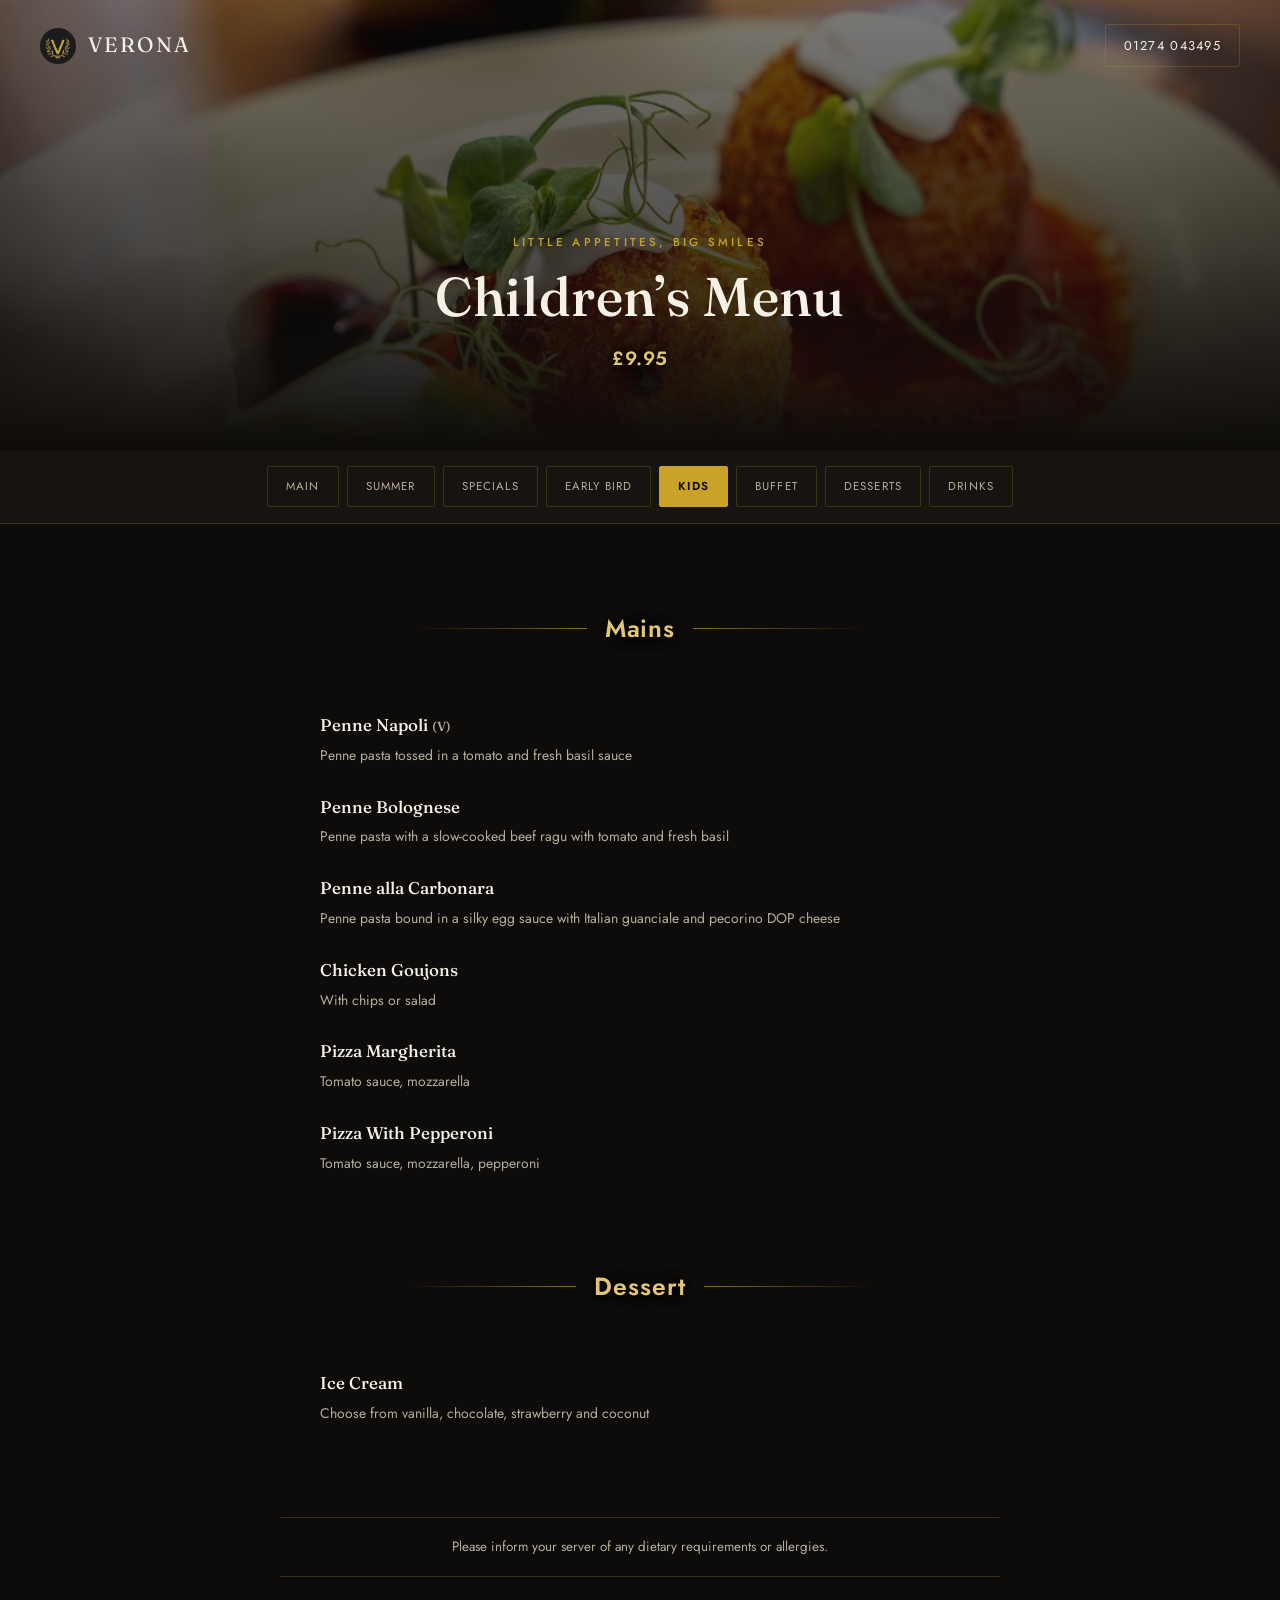
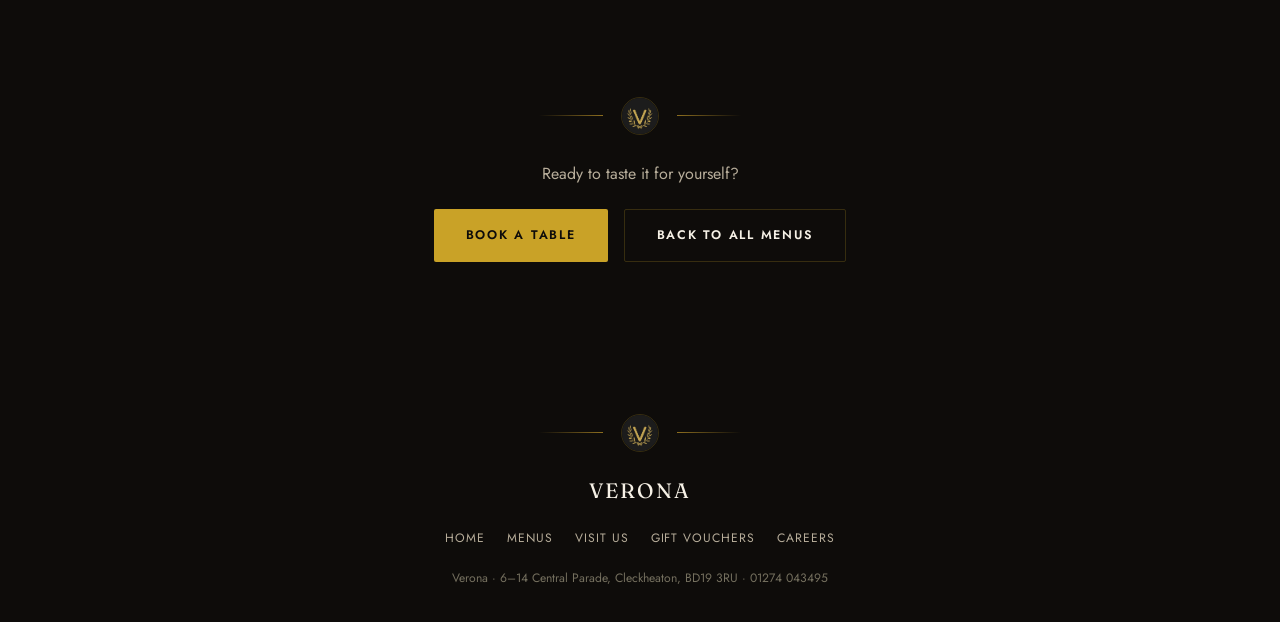
<file: childrens-menu.html>
<!DOCTYPE html>
<html lang="en">
<head>
<meta charset="UTF-8">
<meta name="viewport" content="width=device-width, initial-scale=1.0">
<title>Children&rsquo;s Menu | Verona, Cleckheaton</title>
<link rel="preconnect" href="https://fonts.googleapis.com">
<link rel="preconnect" href="https://fonts.gstatic.com" crossorigin>
<link href="https://fonts.googleapis.com/css2?family=Fraunces:ital,wght@0,400;0,500;0,600;0,700;1,400;1,500&family=Jost:wght@300;400;500;600;700&display=swap" rel="stylesheet">
<link rel="stylesheet" href="styles.css">
</head>
<body>

<div class="top-strip" id="topStrip">
  <div class="brand"><img src="images/logo.jpg" alt="Verona logo"> VERONA</div>
  <a class="tel" href="tel:01274043495">01274 043495</a>
</div>

<nav class="site-nav" id="siteNav">
  <div class="wrap bar">
    <div class="logo"><img src="images/logo.jpg" alt="Verona logo"> VERONA</div>
    <button class="burger" id="burger" aria-label="Toggle menu"><span></span><span></span><span></span></button>
    <ul class="nav-links" id="navLinks">
      <li><a href="index.html#home">Home</a></li>
      <li class="has-dropdown">
        <button class="nav-drop-toggle" type="button">Menus <span class="caret"></span></button>
        <ul class="dropdown-menu">
          <li class="all-menus"><a href="index.html#menus">All Menus</a></li>
          <li><a href="main-menu.html">Main</a></li>
          <li><a href="summer-menu.html">Summer</a></li>
          <li><a href="specials.html">Specials</a></li>
          <li><a href="early-bird.html">Early Bird</a></li>
          <li><a href="childrens-menu.html">Kids</a></li>
          <li><a href="buffet-menu.html">Buffet</a></li>
          <li><a href="desserts-menu.html">Desserts</a></li>
          <li><a href="drinks-menu.html">Drinks</a></li>
        </ul>
      </li>
      <li><a href="index.html#visit">Visit Us</a></li>
      <li><a href="gift-vouchers.html">Gift Vouchers</a></li>
      <li><a href="careers.html">Careers</a></li>
      <li><a class="nav-cta" href="index.html#visit">Book a Table</a></li>
    </ul>
  </div>
</nav>

<header class="hero menu-hero" style="background-image:linear-gradient(180deg, rgba(14,12,10,0.55) 0%, rgba(14,12,10,0.72) 55%, var(--noir) 100%), url('images/meatballs.jpg'); background-position:center 78%;">
  <div class="wrap menu-hero-inner">
    <span class="eyebrow">Little Appetites, Big Smiles</span>
    <h1>Children&rsquo;s Menu</h1>
    <p class="meta">&pound;9.95</p>
    
  </div>
</header>

<div class="menu-switch">
  <div class="wrap">
    <a href="main-menu.html">Main</a><a href="summer-menu.html">Summer</a><a href="specials.html">Specials</a><a href="early-bird.html">Early Bird</a><a href="childrens-menu.html" class="active">Kids</a><a href="buffet-menu.html">Buffet</a><a href="desserts-menu.html">Desserts</a><a href="drinks-menu.html">Drinks</a>
  </div>
</div>

<section class="menu-body wrap">
<div class="menu-category">
      <div class="cat-head"><span class="line"></span><h3>Mains</h3><span class="line right"></span></div>
      <p class="cat-sub">&nbsp;</p>
      <ul class="menu-items single">
        <li>
          <div class="item-top"><span class="item-name">Penne Napoli <em>(V)</em></span></div>
          <p class="item-desc">Penne pasta tossed in a tomato and fresh basil sauce</p>
        </li><li>
          <div class="item-top"><span class="item-name">Penne Bolognese</span></div>
          <p class="item-desc">Penne pasta with a slow-cooked beef ragu with tomato and fresh basil</p>
        </li><li>
          <div class="item-top"><span class="item-name">Penne alla Carbonara</span></div>
          <p class="item-desc">Penne pasta bound in a silky egg sauce with Italian guanciale and pecorino DOP cheese</p>
        </li><li>
          <div class="item-top"><span class="item-name">Chicken Goujons</span></div>
          <p class="item-desc">With chips or salad</p>
        </li><li>
          <div class="item-top"><span class="item-name">Pizza Margherita</span></div>
          <p class="item-desc">Tomato sauce, mozzarella</p>
        </li><li>
          <div class="item-top"><span class="item-name">Pizza With Pepperoni</span></div>
          <p class="item-desc">Tomato sauce, mozzarella, pepperoni</p>
        </li>
      </ul>
    </div><div class="menu-category">
      <div class="cat-head"><span class="line"></span><h3>Dessert</h3><span class="line right"></span></div>
      <p class="cat-sub">&nbsp;</p>
      <ul class="menu-items single">
        <li>
          <div class="item-top"><span class="item-name">Ice Cream</span></div>
          <p class="item-desc">Choose from vanilla, chocolate, strawberry and coconut</p>
        </li>
      </ul>
    </div><div class="menu-note">Please inform your server of any dietary requirements or allergies.</div>
</section>

<section class="menu-cta wrap">
  <div class="divider" style="margin-bottom:26px;"><span class="line"></span><span class="mark"><img src="images/logo.jpg" alt=""></span><span class="line right"></span></div>
  <p>Ready to taste it for yourself?</p>
  <div class="actions">
    <a class="btn btn-primary" href="index.html#visit">Book a Table</a>
    <a class="btn btn-ghost" href="index.html#menus">Back to All Menus</a>
  </div>
</section>

<footer>
  <div class="wrap">
    <div class="divider"><span class="line"></span><span class="mark"><img src="images/logo.jpg" alt=""></span><span class="line right"></span></div>
    <div class="brand">VERONA</div>
    <div class="links">
      <a href="index.html#home">Home</a>
      <a href="index.html#menus">Menus</a>
      <a href="index.html#visit">Visit Us</a>
      <a href="gift-vouchers.html">Gift Vouchers</a>
      <a href="careers.html">Careers</a>
    </div>
    <div class="fine">Verona &middot; 6&ndash;14 Central Parade, Cleckheaton, BD19 3RU &middot; 01274 043495</div>
  </div>
</footer>

<script src="script.js"></script>
</body>
</html>
</file>
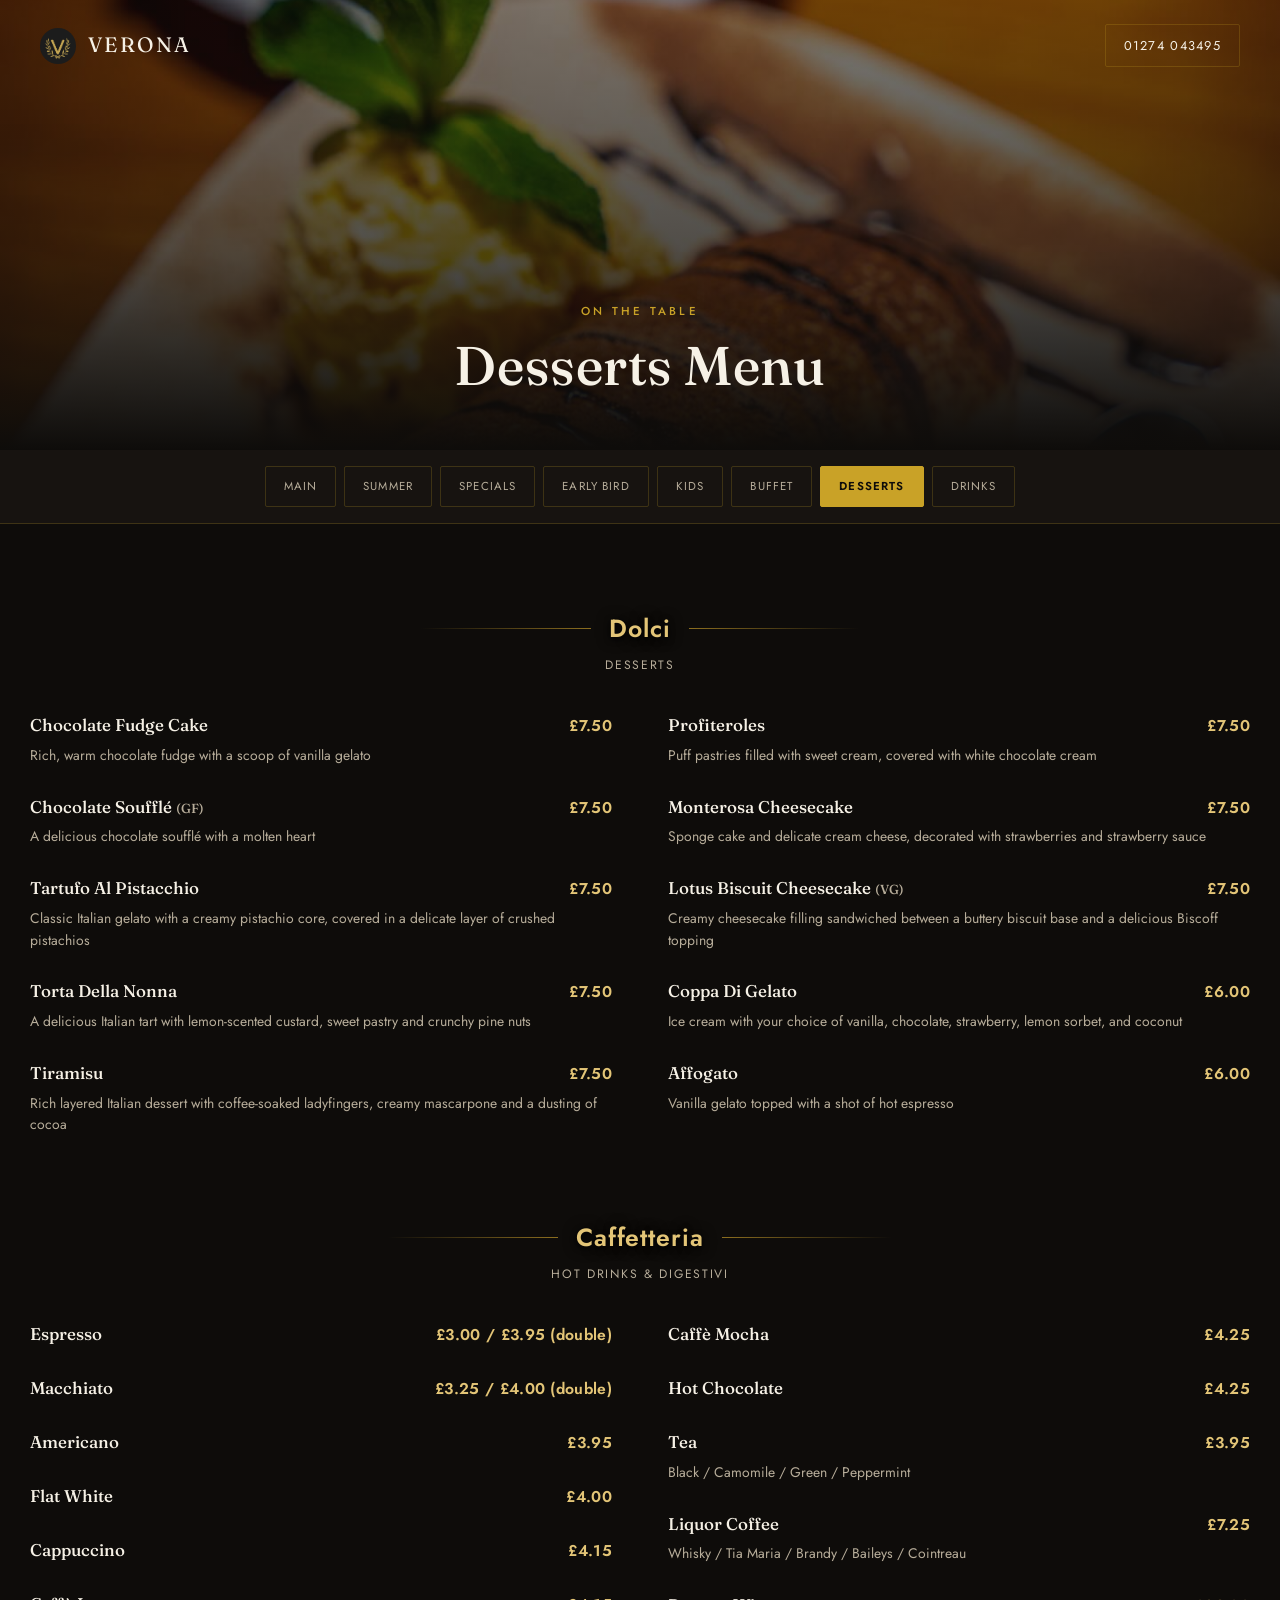
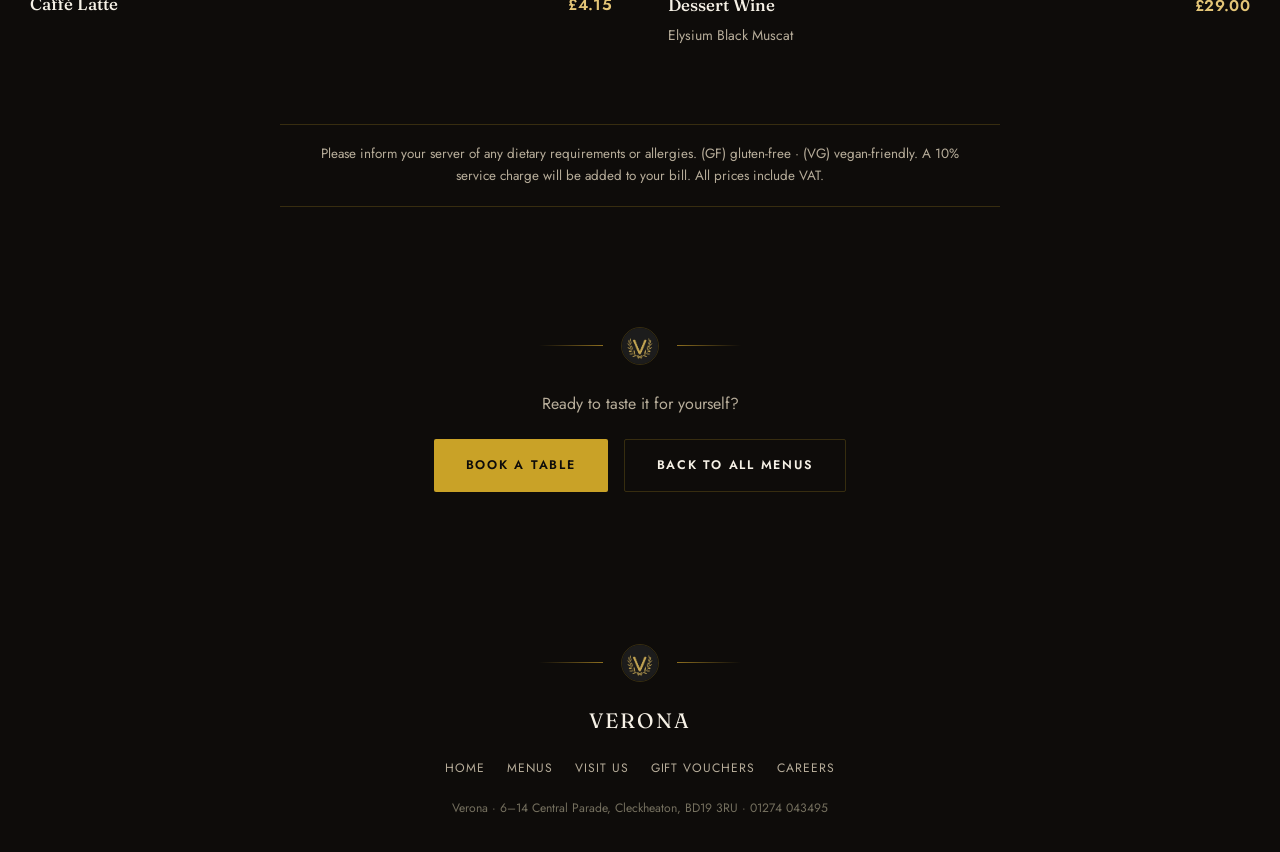
<file: desserts-menu.html>
<!DOCTYPE html>
<html lang="en">
<head>
<meta charset="UTF-8">
<meta name="viewport" content="width=device-width, initial-scale=1.0">
<title>Desserts Menu | Verona, Cleckheaton</title>
<link rel="preconnect" href="https://fonts.googleapis.com">
<link rel="preconnect" href="https://fonts.gstatic.com" crossorigin>
<link href="https://fonts.googleapis.com/css2?family=Fraunces:ital,wght@0,400;0,500;0,600;0,700;1,400;1,500&family=Jost:wght@300;400;500;600;700&display=swap" rel="stylesheet">
<link rel="stylesheet" href="styles.css">
</head>
<body>

<div class="top-strip" id="topStrip">
  <div class="brand"><img src="images/logo.jpg" alt="Verona logo"> VERONA</div>
  <a class="tel" href="tel:01274043495">01274 043495</a>
</div>

<nav class="site-nav" id="siteNav">
  <div class="wrap bar">
    <div class="logo"><img src="images/logo.jpg" alt="Verona logo"> VERONA</div>
    <button class="burger" id="burger" aria-label="Toggle menu"><span></span><span></span><span></span></button>
    <ul class="nav-links" id="navLinks">
      <li><a href="index.html#home">Home</a></li>
      <li class="has-dropdown">
        <button class="nav-drop-toggle" type="button">Menus <span class="caret"></span></button>
        <ul class="dropdown-menu">
          <li class="all-menus"><a href="index.html#menus">All Menus</a></li>
          <li><a href="main-menu.html">Main</a></li>
          <li><a href="summer-menu.html">Summer</a></li>
          <li><a href="specials.html">Specials</a></li>
          <li><a href="early-bird.html">Early Bird</a></li>
          <li><a href="childrens-menu.html">Kids</a></li>
          <li><a href="buffet-menu.html">Buffet</a></li>
          <li><a href="desserts-menu.html">Desserts</a></li>
          <li><a href="drinks-menu.html">Drinks</a></li>
        </ul>
      </li>
      <li><a href="index.html#visit">Visit Us</a></li>
      <li><a href="gift-vouchers.html">Gift Vouchers</a></li>
      <li><a href="careers.html">Careers</a></li>
      <li><a class="nav-cta" href="index.html#visit">Book a Table</a></li>
    </ul>
  </div>
</nav>

<header class="hero menu-hero" style="background-image:linear-gradient(180deg, rgba(14,12,10,0.55) 0%, rgba(14,12,10,0.72) 55%, var(--noir) 100%), url('images/710848836_17868212808624778_7257286620005713045_n.jpg'); background-position:center 35%;">
  <div class="wrap menu-hero-inner">
    <span class="eyebrow">On The Table</span>
    <h1>Desserts Menu</h1>
  </div>
</header>

<div class="menu-switch">
  <div class="wrap">
    <a href="main-menu.html">Main</a><a href="summer-menu.html">Summer</a><a href="specials.html">Specials</a><a href="early-bird.html">Early Bird</a><a href="childrens-menu.html">Kids</a><a href="buffet-menu.html">Buffet</a><a href="desserts-menu.html" class="active">Desserts</a><a href="drinks-menu.html">Drinks</a>
  </div>
</div>

<section class="menu-body wrap">

  <div class="menu-category">
    <div class="cat-head"><span class="line"></span><h3>Dolci</h3><span class="line right"></span></div>
    <p class="cat-sub">Desserts</p>
    <ul class="menu-items">
      <li>
        <div class="item-top"><span class="item-name">Chocolate Fudge Cake</span><span class="item-price">&pound;7.50</span></div>
        <p class="item-desc">Rich, warm chocolate fudge with a scoop of vanilla gelato</p>
      </li><li>
        <div class="item-top"><span class="item-name">Chocolate Souffl&eacute; <em>(GF)</em></span><span class="item-price">&pound;7.50</span></div>
        <p class="item-desc">A delicious chocolate souffl&eacute; with a molten heart</p>
      </li><li>
        <div class="item-top"><span class="item-name">Tartufo Al Pistacchio</span><span class="item-price">&pound;7.50</span></div>
        <p class="item-desc">Classic Italian gelato with a creamy pistachio core, covered in a delicate layer of crushed pistachios</p>
      </li><li>
        <div class="item-top"><span class="item-name">Torta Della Nonna</span><span class="item-price">&pound;7.50</span></div>
        <p class="item-desc">A delicious Italian tart with lemon-scented custard, sweet pastry and crunchy pine nuts</p>
      </li><li>
        <div class="item-top"><span class="item-name">Tiramisu</span><span class="item-price">&pound;7.50</span></div>
        <p class="item-desc">Rich layered Italian dessert with coffee-soaked ladyfingers, creamy mascarpone and a dusting of cocoa</p>
      </li><li>
        <div class="item-top"><span class="item-name">Profiteroles</span><span class="item-price">&pound;7.50</span></div>
        <p class="item-desc">Puff pastries filled with sweet cream, covered with white chocolate cream</p>
      </li><li>
        <div class="item-top"><span class="item-name">Monterosa Cheesecake</span><span class="item-price">&pound;7.50</span></div>
        <p class="item-desc">Sponge cake and delicate cream cheese, decorated with strawberries and strawberry sauce</p>
      </li><li>
        <div class="item-top"><span class="item-name">Lotus Biscuit Cheesecake <em>(VG)</em></span><span class="item-price">&pound;7.50</span></div>
        <p class="item-desc">Creamy cheesecake filling sandwiched between a buttery biscuit base and a delicious Biscoff topping</p>
      </li><li>
        <div class="item-top"><span class="item-name">Coppa Di Gelato</span><span class="item-price">&pound;6.00</span></div>
        <p class="item-desc">Ice cream with your choice of vanilla, chocolate, strawberry, lemon sorbet, and coconut</p>
      </li><li>
        <div class="item-top"><span class="item-name">Affogato</span><span class="item-price">&pound;6.00</span></div>
        <p class="item-desc">Vanilla gelato topped with a shot of hot espresso</p>
      </li>
    </ul>
  </div>

  <div class="menu-category">
    <div class="cat-head"><span class="line"></span><h3>Caffetteria</h3><span class="line right"></span></div>
    <p class="cat-sub">Hot Drinks &amp; Digestivi</p>
    <ul class="menu-items">
      <li>
        <div class="item-top"><span class="item-name">Espresso</span><span class="item-price">&pound;3.00 / &pound;3.95 (double)</span></div>
      </li><li>
        <div class="item-top"><span class="item-name">Macchiato</span><span class="item-price">&pound;3.25 / &pound;4.00 (double)</span></div>
      </li><li>
        <div class="item-top"><span class="item-name">Americano</span><span class="item-price">&pound;3.95</span></div>
      </li><li>
        <div class="item-top"><span class="item-name">Flat White</span><span class="item-price">&pound;4.00</span></div>
      </li><li>
        <div class="item-top"><span class="item-name">Cappuccino</span><span class="item-price">&pound;4.15</span></div>
      </li><li>
        <div class="item-top"><span class="item-name">Caff&egrave; Latte</span><span class="item-price">&pound;4.15</span></div>
      </li><li>
        <div class="item-top"><span class="item-name">Caff&egrave; Mocha</span><span class="item-price">&pound;4.25</span></div>
      </li><li>
        <div class="item-top"><span class="item-name">Hot Chocolate</span><span class="item-price">&pound;4.25</span></div>
      </li><li>
        <div class="item-top"><span class="item-name">Tea</span><span class="item-price">&pound;3.95</span></div>
        <p class="item-desc">Black / Camomile / Green / Peppermint</p>
      </li><li>
        <div class="item-top"><span class="item-name">Liquor Coffee</span><span class="item-price">&pound;7.25</span></div>
        <p class="item-desc">Whisky / Tia Maria / Brandy / Baileys / Cointreau</p>
      </li><li>
        <div class="item-top"><span class="item-name">Dessert Wine</span><span class="item-price">&pound;29.00</span></div>
        <p class="item-desc">Elysium Black Muscat</p>
      </li>
    </ul>
  </div>

  <div class="menu-note">Please inform your server of any dietary requirements or allergies. (GF) gluten-free &middot; (VG) vegan-friendly. A 10% service charge will be added to your bill. All prices include VAT.</div>
</section>

<section class="menu-cta wrap">
  <div class="divider" style="margin-bottom:26px;"><span class="line"></span><span class="mark"><img src="images/logo.jpg" alt=""></span><span class="line right"></span></div>
  <p>Ready to taste it for yourself?</p>
  <div class="actions">
    <a class="btn btn-primary" href="index.html#visit">Book a Table</a>
    <a class="btn btn-ghost" href="index.html#menus">Back to All Menus</a>
  </div>
</section>

<footer>
  <div class="wrap">
    <div class="divider"><span class="line"></span><span class="mark"><img src="images/logo.jpg" alt=""></span><span class="line right"></span></div>
    <div class="brand">VERONA</div>
    <div class="links">
      <a href="index.html#home">Home</a>
      <a href="index.html#menus">Menus</a>
      <a href="index.html#visit">Visit Us</a>
      <a href="gift-vouchers.html">Gift Vouchers</a>
      <a href="careers.html">Careers</a>
    </div>
    <div class="fine">Verona &middot; 6&ndash;14 Central Parade, Cleckheaton, BD19 3RU &middot; 01274 043495</div>
  </div>
</footer>

<script src="script.js"></script>
</body>
</html>
</file>
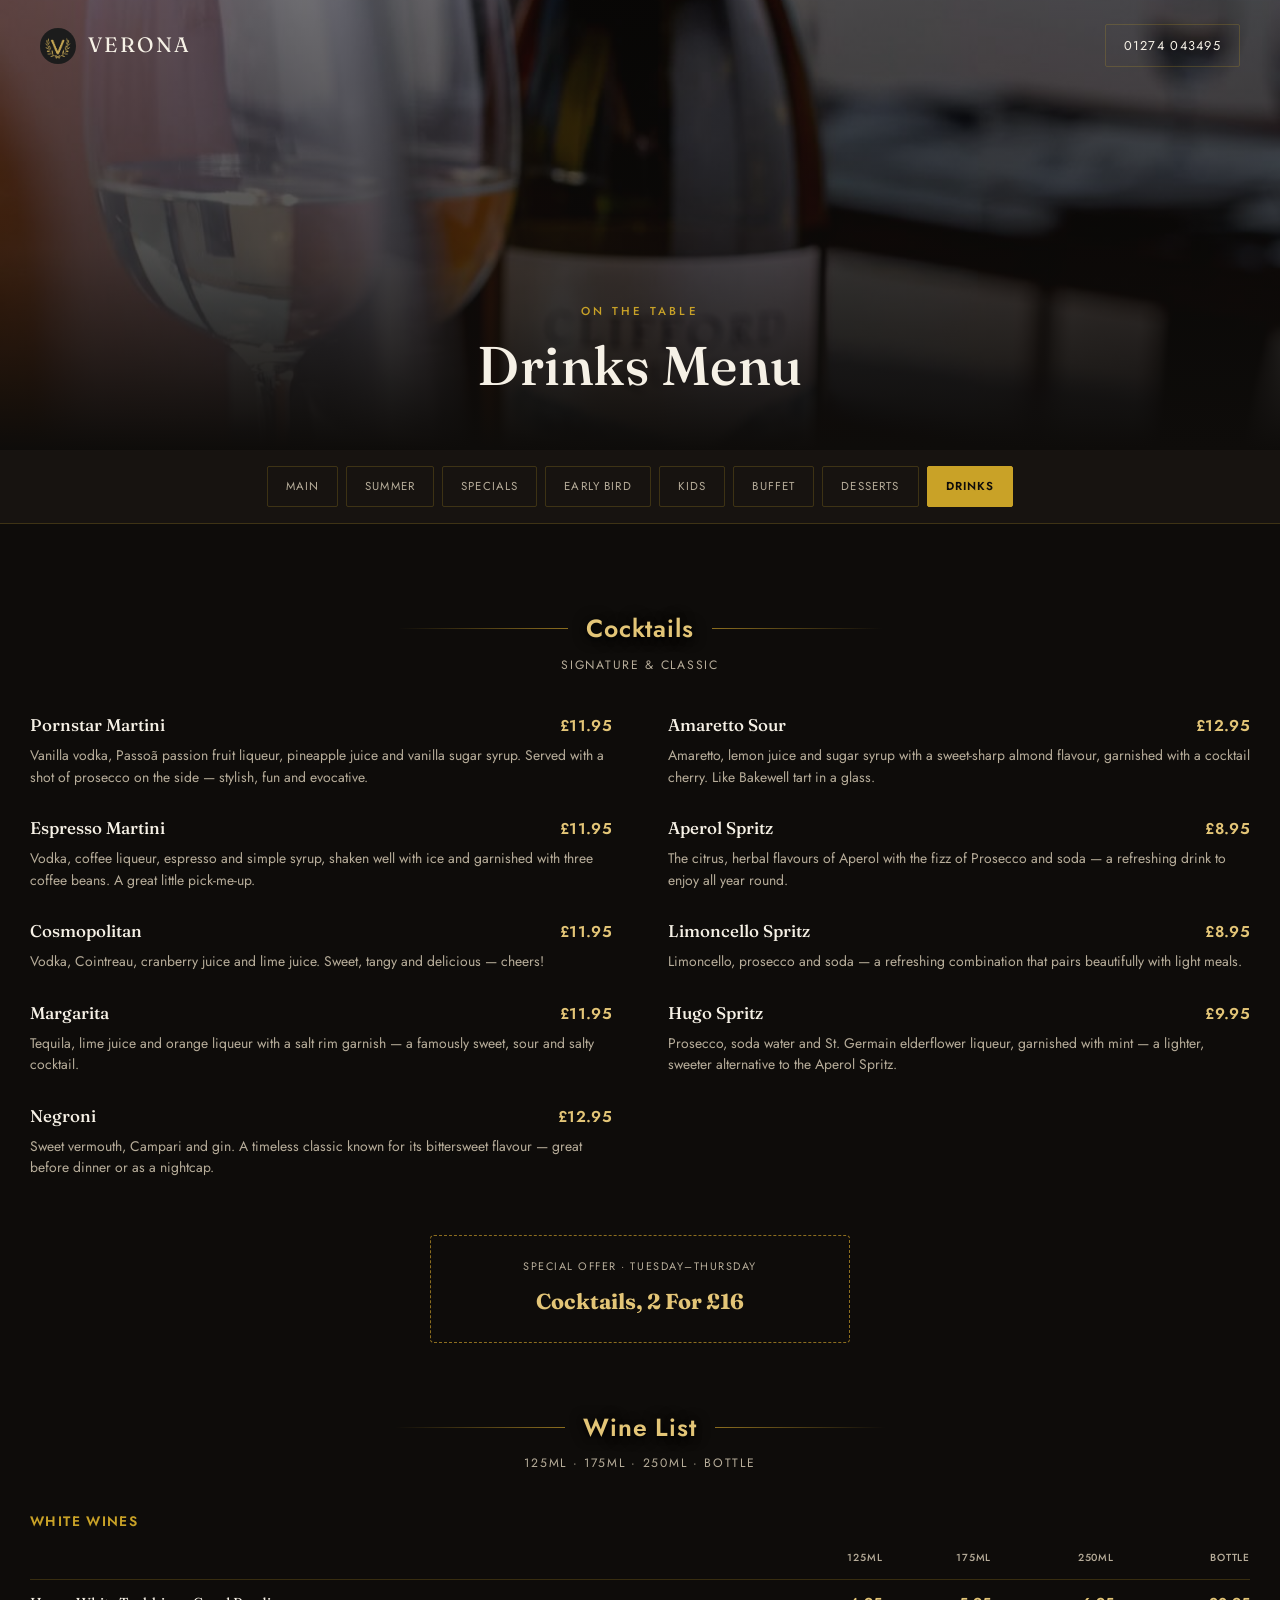
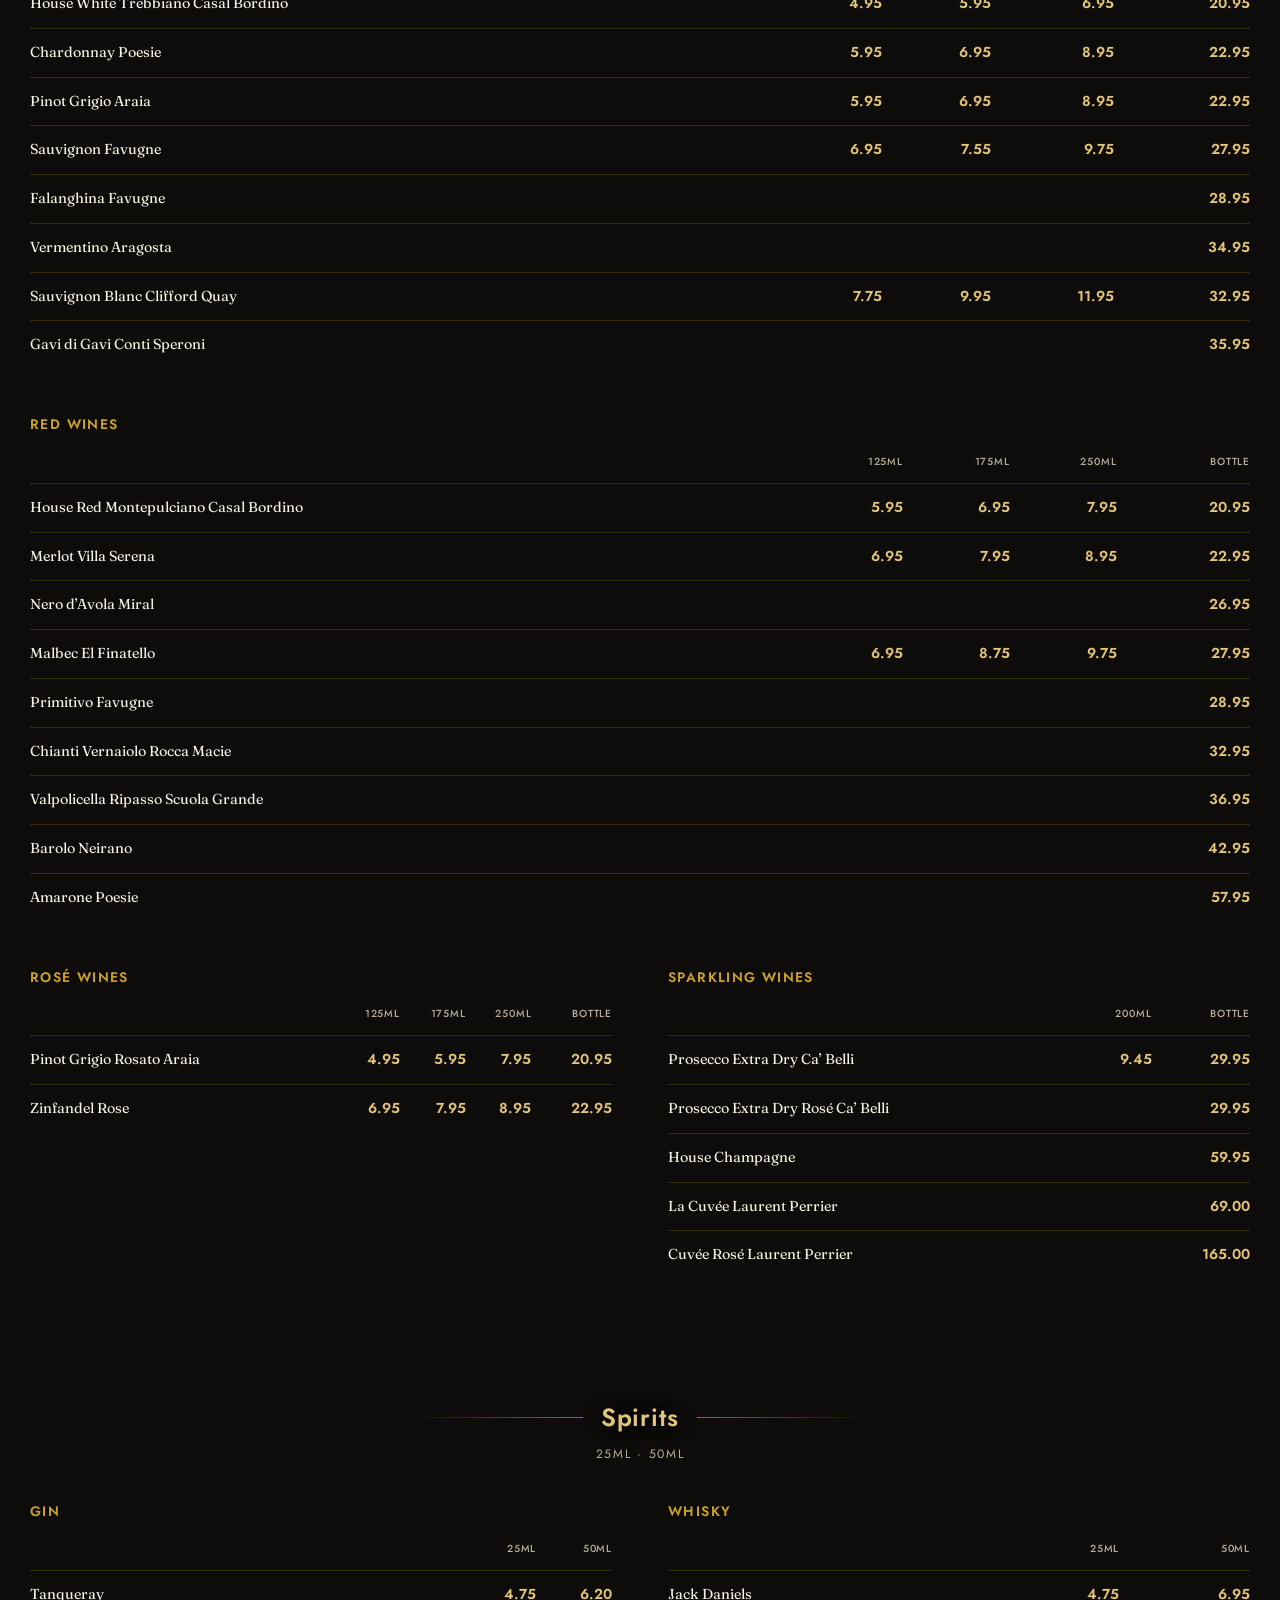
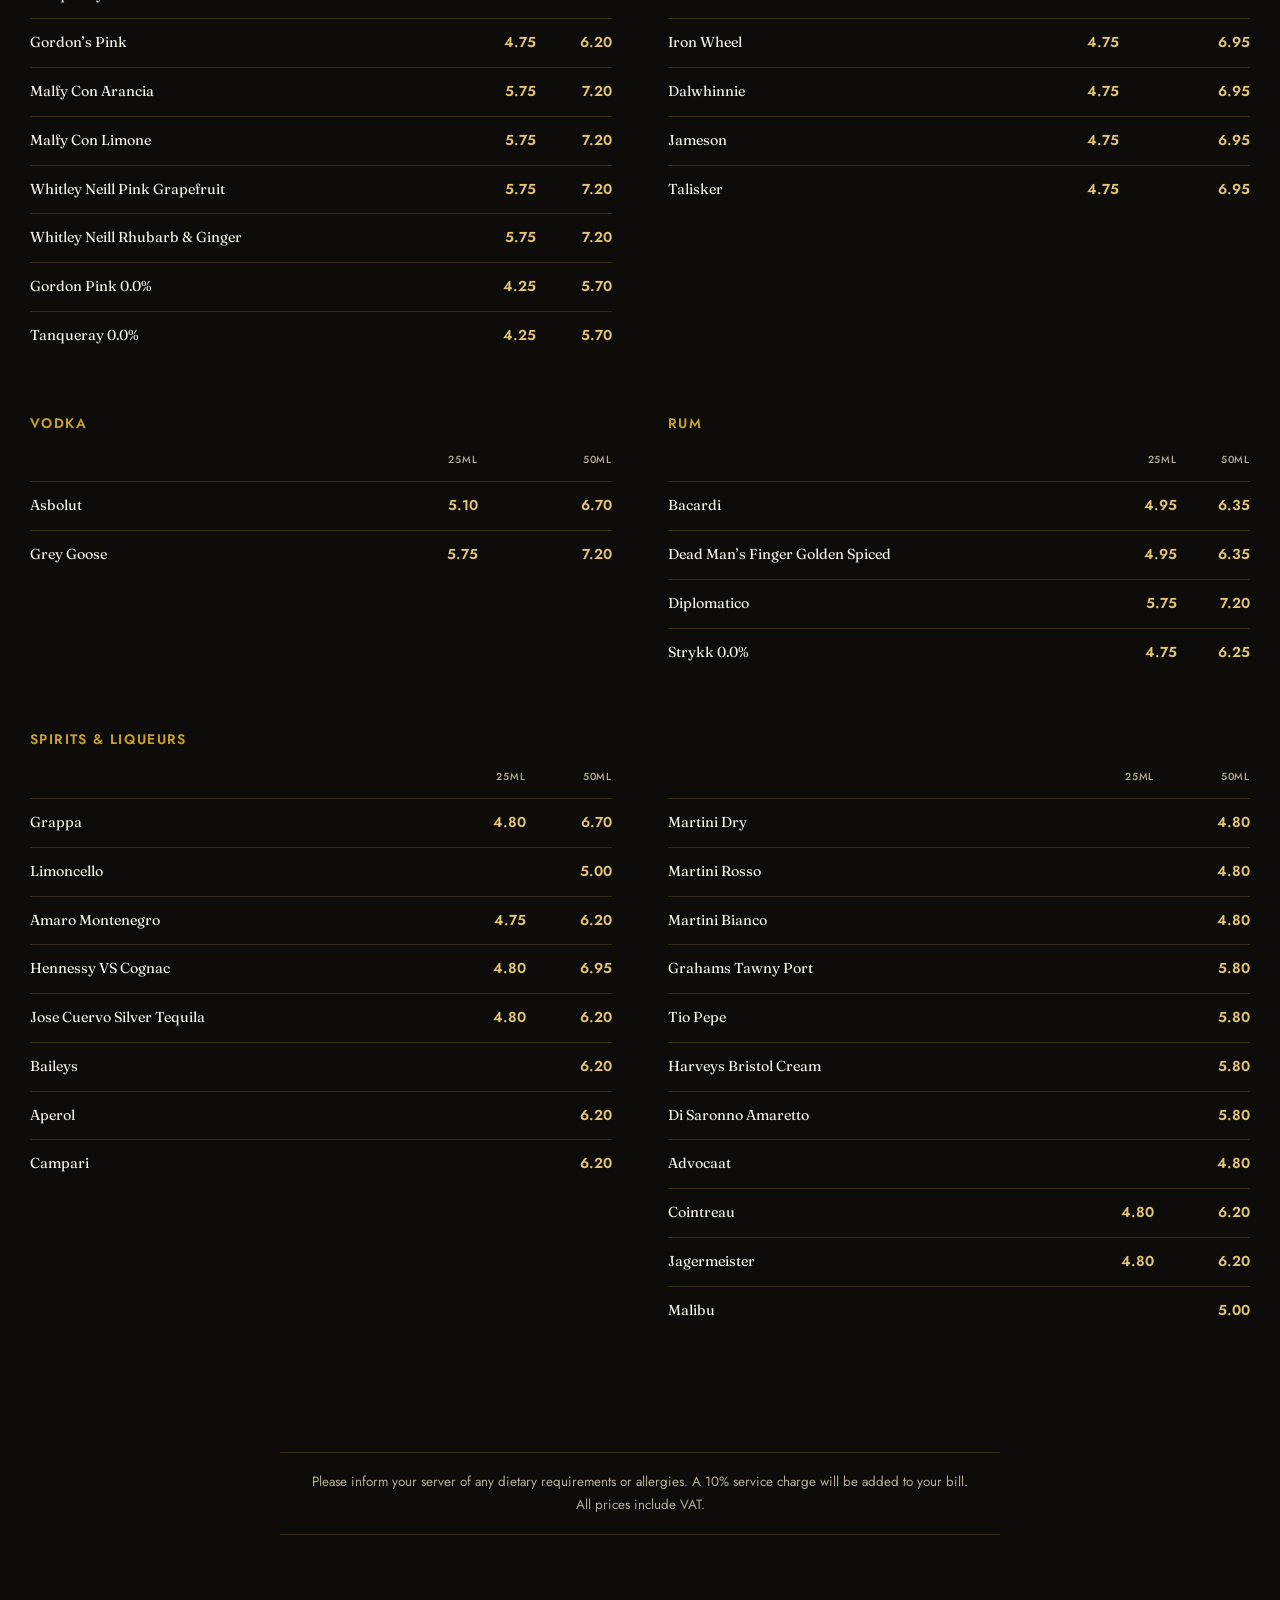
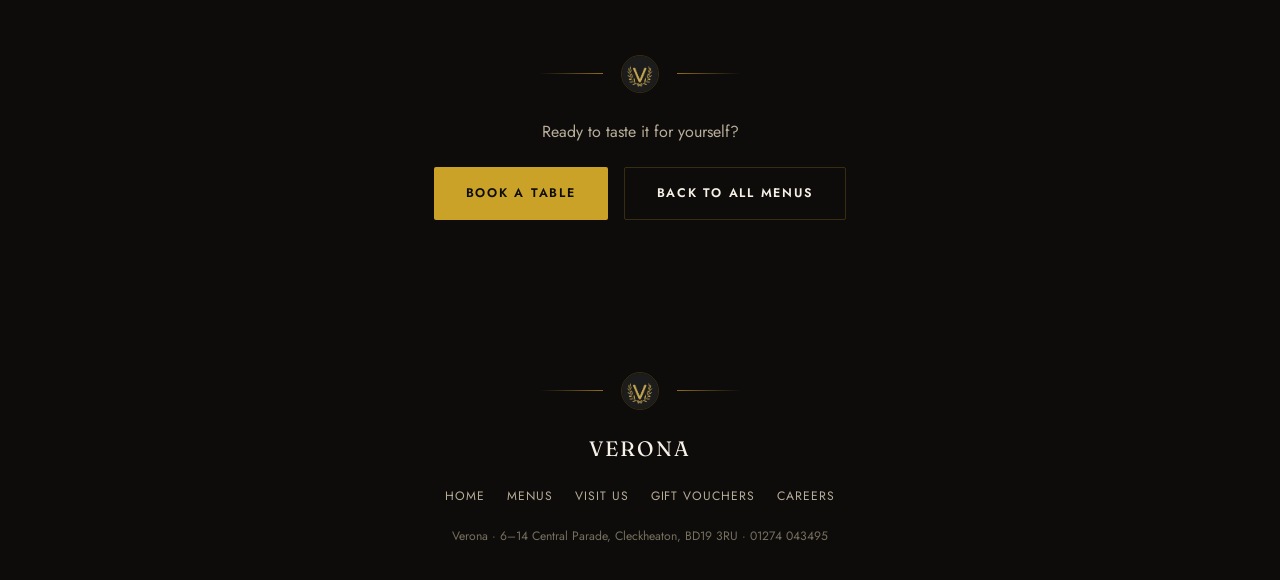
<file: drinks-menu.html>
<!DOCTYPE html>
<html lang="en">
<head>
<meta charset="UTF-8">
<meta name="viewport" content="width=device-width, initial-scale=1.0">
<title>Drinks Menu | Verona, Cleckheaton</title>
<link rel="preconnect" href="https://fonts.googleapis.com">
<link rel="preconnect" href="https://fonts.gstatic.com" crossorigin>
<link href="https://fonts.googleapis.com/css2?family=Fraunces:ital,wght@0,400;0,500;0,600;0,700;1,400;1,500&family=Jost:wght@300;400;500;600;700&display=swap" rel="stylesheet">
<link rel="stylesheet" href="styles.css">
</head>
<body>

<div class="top-strip" id="topStrip">
  <div class="brand"><img src="images/logo.jpg" alt="Verona logo"> VERONA</div>
  <a class="tel" href="tel:01274043495">01274 043495</a>
</div>

<nav class="site-nav" id="siteNav">
  <div class="wrap bar">
    <div class="logo"><img src="images/logo.jpg" alt="Verona logo"> VERONA</div>
    <button class="burger" id="burger" aria-label="Toggle menu"><span></span><span></span><span></span></button>
    <ul class="nav-links" id="navLinks">
      <li><a href="index.html#home">Home</a></li>
      <li class="has-dropdown">
        <button class="nav-drop-toggle" type="button">Menus <span class="caret"></span></button>
        <ul class="dropdown-menu">
          <li class="all-menus"><a href="index.html#menus">All Menus</a></li>
          <li><a href="main-menu.html">Main</a></li>
          <li><a href="summer-menu.html">Summer</a></li>
          <li><a href="specials.html">Specials</a></li>
          <li><a href="early-bird.html">Early Bird</a></li>
          <li><a href="childrens-menu.html">Kids</a></li>
          <li><a href="buffet-menu.html">Buffet</a></li>
          <li><a href="desserts-menu.html">Desserts</a></li>
          <li><a href="drinks-menu.html">Drinks</a></li>
        </ul>
      </li>
      <li><a href="index.html#visit">Visit Us</a></li>
      <li><a href="gift-vouchers.html">Gift Vouchers</a></li>
      <li><a href="careers.html">Careers</a></li>
      <li><a class="nav-cta" href="index.html#visit">Book a Table</a></li>
    </ul>
  </div>
</nav>

<header class="hero menu-hero" style="background-image:linear-gradient(180deg, rgba(14,12,10,0.55) 0%, rgba(14,12,10,0.72) 55%, var(--noir) 100%), url('images/671234104_17865530427624778_7762459359756989076_n.jpg'); background-position:center 35%;">
  <div class="wrap menu-hero-inner">
    <span class="eyebrow">On The Table</span>
    <h1>Drinks Menu</h1>
  </div>
</header>

<div class="menu-switch">
  <div class="wrap">
    <a href="main-menu.html">Main</a><a href="summer-menu.html">Summer</a><a href="specials.html">Specials</a><a href="early-bird.html">Early Bird</a><a href="childrens-menu.html">Kids</a><a href="buffet-menu.html">Buffet</a><a href="desserts-menu.html">Desserts</a><a href="drinks-menu.html" class="active">Drinks</a>
  </div>
</div>

<section class="menu-body wrap">

  <div class="menu-category">
    <div class="cat-head"><span class="line"></span><h3>Cocktails</h3><span class="line right"></span></div>
    <p class="cat-sub">Signature &amp; Classic</p>
    <ul class="menu-items">
      <li>
        <div class="item-top"><span class="item-name">Pornstar Martini</span><span class="item-price">&pound;11.95</span></div>
        <p class="item-desc">Vanilla vodka, Passo&atilde; passion fruit liqueur, pineapple juice and vanilla sugar syrup. Served with a shot of prosecco on the side &mdash; stylish, fun and evocative.</p>
      </li><li>
        <div class="item-top"><span class="item-name">Espresso Martini</span><span class="item-price">&pound;11.95</span></div>
        <p class="item-desc">Vodka, coffee liqueur, espresso and simple syrup, shaken well with ice and garnished with three coffee beans. A great little pick-me-up.</p>
      </li><li>
        <div class="item-top"><span class="item-name">Cosmopolitan</span><span class="item-price">&pound;11.95</span></div>
        <p class="item-desc">Vodka, Cointreau, cranberry juice and lime juice. Sweet, tangy and delicious &mdash; cheers!</p>
      </li><li>
        <div class="item-top"><span class="item-name">Margarita</span><span class="item-price">&pound;11.95</span></div>
        <p class="item-desc">Tequila, lime juice and orange liqueur with a salt rim garnish &mdash; a famously sweet, sour and salty cocktail.</p>
      </li><li>
        <div class="item-top"><span class="item-name">Negroni</span><span class="item-price">&pound;12.95</span></div>
        <p class="item-desc">Sweet vermouth, Campari and gin. A timeless classic known for its bittersweet flavour &mdash; great before dinner or as a nightcap.</p>
      </li><li>
        <div class="item-top"><span class="item-name">Amaretto Sour</span><span class="item-price">&pound;12.95</span></div>
        <p class="item-desc">Amaretto, lemon juice and sugar syrup with a sweet-sharp almond flavour, garnished with a cocktail cherry. Like Bakewell tart in a glass.</p>
      </li><li>
        <div class="item-top"><span class="item-name">Aperol Spritz</span><span class="item-price">&pound;8.95</span></div>
        <p class="item-desc">The citrus, herbal flavours of Aperol with the fizz of Prosecco and soda &mdash; a refreshing drink to enjoy all year round.</p>
      </li><li>
        <div class="item-top"><span class="item-name">Limoncello Spritz</span><span class="item-price">&pound;8.95</span></div>
        <p class="item-desc">Limoncello, prosecco and soda &mdash; a refreshing combination that pairs beautifully with light meals.</p>
      </li><li>
        <div class="item-top"><span class="item-name">Hugo Spritz</span><span class="item-price">&pound;9.95</span></div>
        <p class="item-desc">Prosecco, soda water and St. Germain elderflower liqueur, garnished with mint &mdash; a lighter, sweeter alternative to the Aperol Spritz.</p>
      </li>
    </ul>
  </div>

  <div class="offer-badge">
    <span class="label">Special Offer &middot; Tuesday&ndash;Thursday</span>
    <strong>Cocktails, 2 For &pound;16</strong>
  </div>

  <div class="menu-category">
    <div class="cat-head"><span class="line"></span><h3>Wine List</h3><span class="line right"></span></div>
    <p class="cat-sub">125ml &middot; 175ml &middot; 250ml &middot; Bottle</p>

    <div class="table-block">
      <h4>White Wines</h4>
      <table class="price-table">
        <thead><tr><th></th><th>125ml</th><th>175ml</th><th>250ml</th><th>Bottle</th></tr></thead>
        <tbody>
          <tr><td>House White Trebbiano Casal Bordino</td><td class="price">4.95</td><td class="price">5.95</td><td class="price">6.95</td><td class="price">20.95</td></tr>
          <tr><td>Chardonnay Poesie</td><td class="price">5.95</td><td class="price">6.95</td><td class="price">8.95</td><td class="price">22.95</td></tr>
          <tr><td>Pinot Grigio Araia</td><td class="price">5.95</td><td class="price">6.95</td><td class="price">8.95</td><td class="price">22.95</td></tr>
          <tr><td>Sauvignon Favugne</td><td class="price">6.95</td><td class="price">7.55</td><td class="price">9.75</td><td class="price">27.95</td></tr>
          <tr><td>Falanghina Favugne</td><td class="price">&nbsp;</td><td class="price">&nbsp;</td><td class="price">&nbsp;</td><td class="price">28.95</td></tr>
          <tr><td>Vermentino Aragosta</td><td class="price">&nbsp;</td><td class="price">&nbsp;</td><td class="price">&nbsp;</td><td class="price">34.95</td></tr>
          <tr><td>Sauvignon Blanc Clifford Quay</td><td class="price">7.75</td><td class="price">9.95</td><td class="price">11.95</td><td class="price">32.95</td></tr>
          <tr><td>Gavi di Gavi Conti Speroni</td><td class="price">&nbsp;</td><td class="price">&nbsp;</td><td class="price">&nbsp;</td><td class="price">35.95</td></tr>
        </tbody>
      </table>
    </div>

    <div class="table-block">
      <h4>Red Wines</h4>
      <table class="price-table">
        <thead><tr><th></th><th>125ml</th><th>175ml</th><th>250ml</th><th>Bottle</th></tr></thead>
        <tbody>
          <tr><td>House Red Montepulciano Casal Bordino</td><td class="price">5.95</td><td class="price">6.95</td><td class="price">7.95</td><td class="price">20.95</td></tr>
          <tr><td>Merlot Villa Serena</td><td class="price">6.95</td><td class="price">7.95</td><td class="price">8.95</td><td class="price">22.95</td></tr>
          <tr><td>Nero d&rsquo;Avola Miral</td><td class="price">&nbsp;</td><td class="price">&nbsp;</td><td class="price">&nbsp;</td><td class="price">26.95</td></tr>
          <tr><td>Malbec El Finatello</td><td class="price">6.95</td><td class="price">8.75</td><td class="price">9.75</td><td class="price">27.95</td></tr>
          <tr><td>Primitivo Favugne</td><td class="price">&nbsp;</td><td class="price">&nbsp;</td><td class="price">&nbsp;</td><td class="price">28.95</td></tr>
          <tr><td>Chianti Vernaiolo Rocca Macie</td><td class="price">&nbsp;</td><td class="price">&nbsp;</td><td class="price">&nbsp;</td><td class="price">32.95</td></tr>
          <tr><td>Valpolicella Ripasso Scuola Grande</td><td class="price">&nbsp;</td><td class="price">&nbsp;</td><td class="price">&nbsp;</td><td class="price">36.95</td></tr>
          <tr><td>Barolo Neirano</td><td class="price">&nbsp;</td><td class="price">&nbsp;</td><td class="price">&nbsp;</td><td class="price">42.95</td></tr>
          <tr><td>Amarone Poesie</td><td class="price">&nbsp;</td><td class="price">&nbsp;</td><td class="price">&nbsp;</td><td class="price">57.95</td></tr>
        </tbody>
      </table>
    </div>

    <div class="tables-grid">
      <div class="table-block">
        <h4>Ros&eacute; Wines</h4>
        <table class="price-table">
          <thead><tr><th></th><th>125ml</th><th>175ml</th><th>250ml</th><th>Bottle</th></tr></thead>
          <tbody>
            <tr><td>Pinot Grigio Rosato Araia</td><td class="price">4.95</td><td class="price">5.95</td><td class="price">7.95</td><td class="price">20.95</td></tr>
            <tr><td>Zinfandel Rose</td><td class="price">6.95</td><td class="price">7.95</td><td class="price">8.95</td><td class="price">22.95</td></tr>
          </tbody>
        </table>
      </div>
      <div class="table-block">
        <h4>Sparkling Wines</h4>
        <table class="price-table">
          <thead><tr><th></th><th>200ml</th><th>Bottle</th></tr></thead>
          <tbody>
            <tr><td>Prosecco Extra Dry Ca&rsquo; Belli</td><td class="price">9.45</td><td class="price">29.95</td></tr>
            <tr><td>Prosecco Extra Dry Ros&eacute; Ca&rsquo; Belli</td><td class="price">&nbsp;</td><td class="price">29.95</td></tr>
            <tr><td>House Champagne</td><td class="price">&nbsp;</td><td class="price">59.95</td></tr>
            <tr><td>La Cuv&eacute;e Laurent Perrier</td><td class="price">&nbsp;</td><td class="price">69.00</td></tr>
            <tr><td>Cuv&eacute;e Ros&eacute; Laurent Perrier</td><td class="price">&nbsp;</td><td class="price">165.00</td></tr>
          </tbody>
        </table>
      </div>
    </div>
  </div>

  <div class="menu-category">
    <div class="cat-head"><span class="line"></span><h3>Spirits</h3><span class="line right"></span></div>
    <p class="cat-sub">25ml &middot; 50ml</p>

    <div class="tables-grid">
      <div class="table-block">
        <h4>Gin</h4>
        <table class="price-table">
          <thead><tr><th></th><th>25ml</th><th>50ml</th></tr></thead>
          <tbody>
            <tr><td>Tanqueray</td><td class="price">4.75</td><td class="price">6.20</td></tr>
            <tr><td>Gordon&rsquo;s Pink</td><td class="price">4.75</td><td class="price">6.20</td></tr>
            <tr><td>Malfy Con Arancia</td><td class="price">5.75</td><td class="price">7.20</td></tr>
            <tr><td>Malfy Con Limone</td><td class="price">5.75</td><td class="price">7.20</td></tr>
            <tr><td>Whitley Neill Pink Grapefruit</td><td class="price">5.75</td><td class="price">7.20</td></tr>
            <tr><td>Whitley Neill Rhubarb &amp; Ginger</td><td class="price">5.75</td><td class="price">7.20</td></tr>
            <tr><td>Gordon Pink 0.0%</td><td class="price">4.25</td><td class="price">5.70</td></tr>
            <tr><td>Tanqueray 0.0%</td><td class="price">4.25</td><td class="price">5.70</td></tr>
          </tbody>
        </table>
      </div>
      <div class="table-block">
        <h4>Whisky</h4>
        <table class="price-table">
          <thead><tr><th></th><th>25ml</th><th>50ml</th></tr></thead>
          <tbody>
            <tr><td>Jack Daniels</td><td class="price">4.75</td><td class="price">6.95</td></tr>
            <tr><td>Iron Wheel</td><td class="price">4.75</td><td class="price">6.95</td></tr>
            <tr><td>Dalwhinnie</td><td class="price">4.75</td><td class="price">6.95</td></tr>
            <tr><td>Jameson</td><td class="price">4.75</td><td class="price">6.95</td></tr>
            <tr><td>Talisker</td><td class="price">4.75</td><td class="price">6.95</td></tr>
          </tbody>
        </table>
      </div>
    </div>

    <div class="tables-grid">
      <div class="table-block">
        <h4>Vodka</h4>
        <table class="price-table">
          <thead><tr><th></th><th>25ml</th><th>50ml</th></tr></thead>
          <tbody>
            <tr><td>Asbolut</td><td class="price">5.10</td><td class="price">6.70</td></tr>
            <tr><td>Grey Goose</td><td class="price">5.75</td><td class="price">7.20</td></tr>
          </tbody>
        </table>
      </div>
      <div class="table-block">
        <h4>Rum</h4>
        <table class="price-table">
          <thead><tr><th></th><th>25ml</th><th>50ml</th></tr></thead>
          <tbody>
            <tr><td>Bacardi</td><td class="price">4.95</td><td class="price">6.35</td></tr>
            <tr><td>Dead Man&rsquo;s Finger Golden Spiced</td><td class="price">4.95</td><td class="price">6.35</td></tr>
            <tr><td>Diplomatico</td><td class="price">5.75</td><td class="price">7.20</td></tr>
            <tr><td>Strykk 0.0%</td><td class="price">4.75</td><td class="price">6.25</td></tr>
          </tbody>
        </table>
      </div>
    </div>

    <div class="tables-grid">
      <div class="table-block">
        <h4>Spirits &amp; Liqueurs</h4>
        <table class="price-table">
          <thead><tr><th></th><th>25ml</th><th>50ml</th></tr></thead>
          <tbody>
            <tr><td>Grappa</td><td class="price">4.80</td><td class="price">6.70</td></tr>
            <tr><td>Limoncello</td><td class="price">&nbsp;</td><td class="price">5.00</td></tr>
            <tr><td>Amaro Montenegro</td><td class="price">4.75</td><td class="price">6.20</td></tr>
            <tr><td>Hennessy VS Cognac</td><td class="price">4.80</td><td class="price">6.95</td></tr>
            <tr><td>Jose Cuervo Silver Tequila</td><td class="price">4.80</td><td class="price">6.20</td></tr>
            <tr><td>Baileys</td><td class="price">&nbsp;</td><td class="price">6.20</td></tr>
            <tr><td>Aperol</td><td class="price">&nbsp;</td><td class="price">6.20</td></tr>
            <tr><td>Campari</td><td class="price">&nbsp;</td><td class="price">6.20</td></tr>
          </tbody>
        </table>
      </div>
      <div class="table-block">
        <h4>&nbsp;</h4>
        <table class="price-table">
          <thead><tr><th></th><th>25ml</th><th>50ml</th></tr></thead>
          <tbody>
            <tr><td>Martini Dry</td><td class="price">&nbsp;</td><td class="price">4.80</td></tr>
            <tr><td>Martini Rosso</td><td class="price">&nbsp;</td><td class="price">4.80</td></tr>
            <tr><td>Martini Bianco</td><td class="price">&nbsp;</td><td class="price">4.80</td></tr>
            <tr><td>Grahams Tawny Port</td><td class="price">&nbsp;</td><td class="price">5.80</td></tr>
            <tr><td>Tio Pepe</td><td class="price">&nbsp;</td><td class="price">5.80</td></tr>
            <tr><td>Harveys Bristol Cream</td><td class="price">&nbsp;</td><td class="price">5.80</td></tr>
            <tr><td>Di Saronno Amaretto</td><td class="price">&nbsp;</td><td class="price">5.80</td></tr>
            <tr><td>Advocaat</td><td class="price">&nbsp;</td><td class="price">4.80</td></tr>
            <tr><td>Cointreau</td><td class="price">4.80</td><td class="price">6.20</td></tr>
            <tr><td>Jagermeister</td><td class="price">4.80</td><td class="price">6.20</td></tr>
            <tr><td>Malibu</td><td class="price">&nbsp;</td><td class="price">5.00</td></tr>
          </tbody>
        </table>
      </div>
    </div>
  </div>

  <div class="menu-note">Please inform your server of any dietary requirements or allergies. A 10% service charge will be added to your bill. All prices include VAT.</div>
</section>

<section class="menu-cta wrap">
  <div class="divider" style="margin-bottom:26px;"><span class="line"></span><span class="mark"><img src="images/logo.jpg" alt=""></span><span class="line right"></span></div>
  <p>Ready to taste it for yourself?</p>
  <div class="actions">
    <a class="btn btn-primary" href="index.html#visit">Book a Table</a>
    <a class="btn btn-ghost" href="index.html#menus">Back to All Menus</a>
  </div>
</section>

<footer>
  <div class="wrap">
    <div class="divider"><span class="line"></span><span class="mark"><img src="images/logo.jpg" alt=""></span><span class="line right"></span></div>
    <div class="brand">VERONA</div>
    <div class="links">
      <a href="index.html#home">Home</a>
      <a href="index.html#menus">Menus</a>
      <a href="index.html#visit">Visit Us</a>
      <a href="gift-vouchers.html">Gift Vouchers</a>
      <a href="careers.html">Careers</a>
    </div>
    <div class="fine">Verona &middot; 6&ndash;14 Central Parade, Cleckheaton, BD19 3RU &middot; 01274 043495</div>
  </div>
</footer>

<script src="script.js"></script>
</body>
</html>
</file>
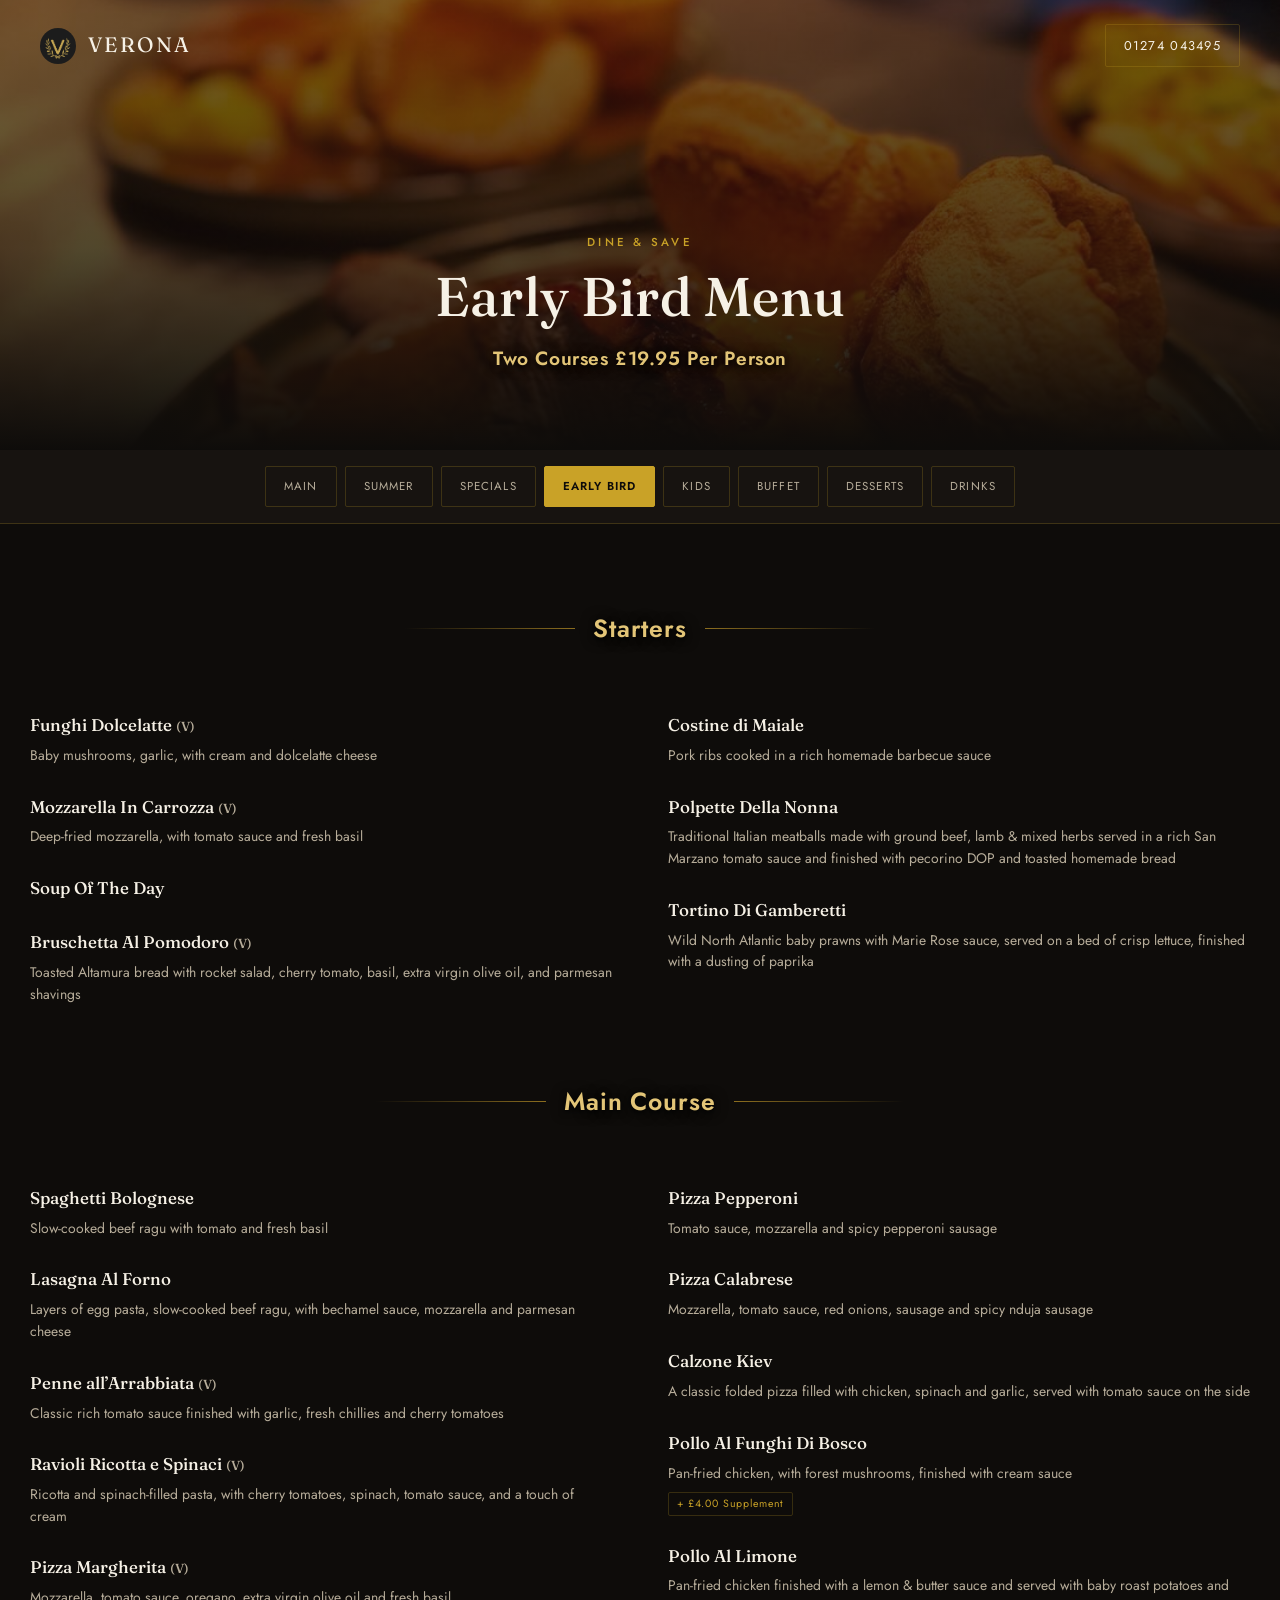
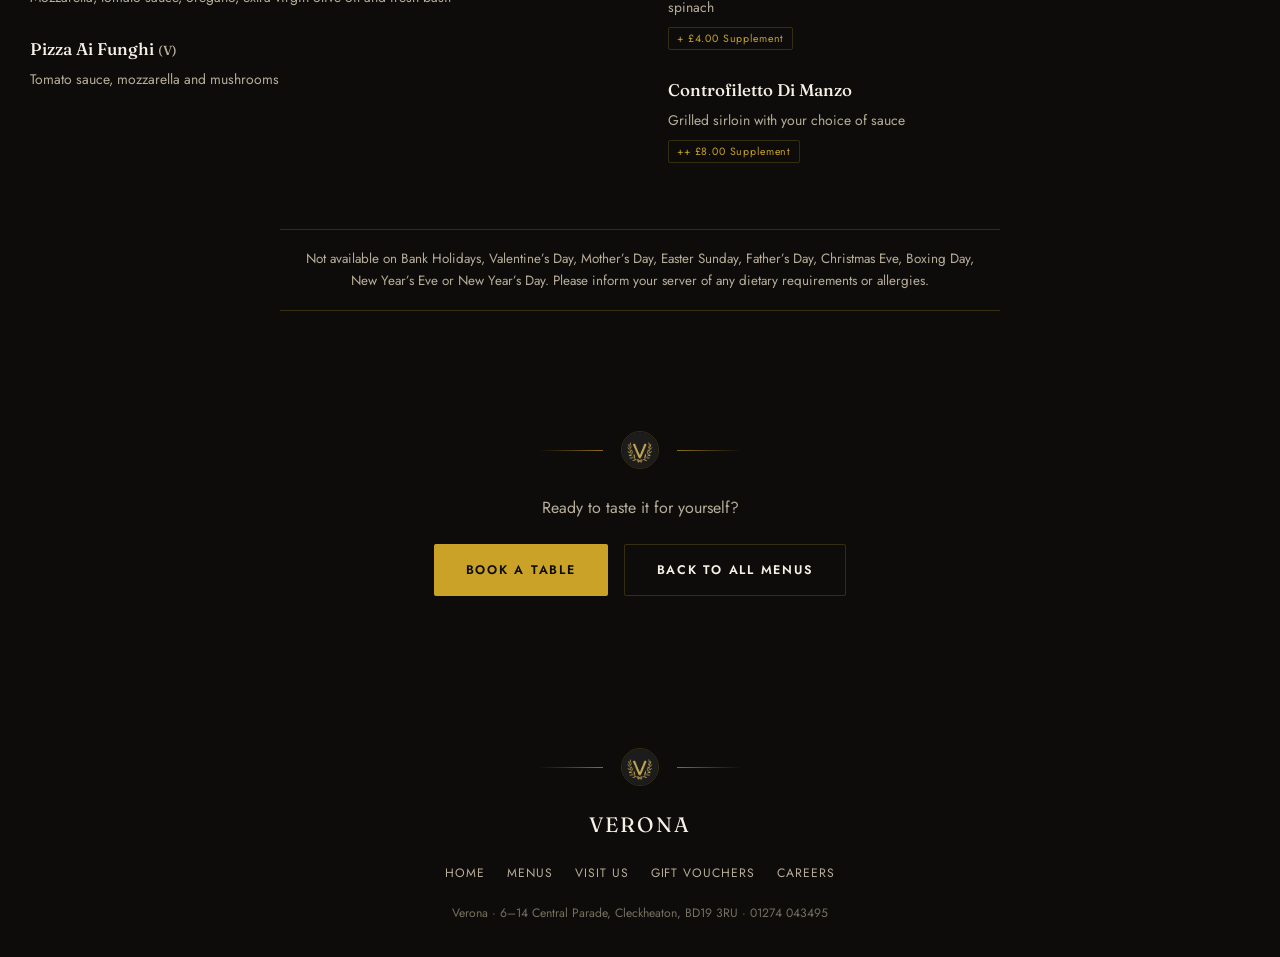
<file: early-bird.html>
<!DOCTYPE html>
<html lang="en">
<head>
<meta charset="UTF-8">
<meta name="viewport" content="width=device-width, initial-scale=1.0">
<title>Early Bird Menu | Verona, Cleckheaton</title>
<link rel="preconnect" href="https://fonts.googleapis.com">
<link rel="preconnect" href="https://fonts.gstatic.com" crossorigin>
<link href="https://fonts.googleapis.com/css2?family=Fraunces:ital,wght@0,400;0,500;0,600;0,700;1,400;1,500&family=Jost:wght@300;400;500;600;700&display=swap" rel="stylesheet">
<link rel="stylesheet" href="styles.css">
</head>
<body>

<div class="top-strip" id="topStrip">
  <div class="brand"><img src="images/logo.jpg" alt="Verona logo"> VERONA</div>
  <a class="tel" href="tel:01274043495">01274 043495</a>
</div>

<nav class="site-nav" id="siteNav">
  <div class="wrap bar">
    <div class="logo"><img src="images/logo.jpg" alt="Verona logo"> VERONA</div>
    <button class="burger" id="burger" aria-label="Toggle menu"><span></span><span></span><span></span></button>
    <ul class="nav-links" id="navLinks">
      <li><a href="index.html#home">Home</a></li>
      <li class="has-dropdown">
        <button class="nav-drop-toggle" type="button">Menus <span class="caret"></span></button>
        <ul class="dropdown-menu">
          <li class="all-menus"><a href="index.html#menus">All Menus</a></li>
          <li><a href="main-menu.html">Main</a></li>
          <li><a href="summer-menu.html">Summer</a></li>
          <li><a href="specials.html">Specials</a></li>
          <li><a href="early-bird.html">Early Bird</a></li>
          <li><a href="childrens-menu.html">Kids</a></li>
          <li><a href="buffet-menu.html">Buffet</a></li>
          <li><a href="desserts-menu.html">Desserts</a></li>
          <li><a href="drinks-menu.html">Drinks</a></li>
        </ul>
      </li>
      <li><a href="index.html#visit">Visit Us</a></li>
      <li><a href="gift-vouchers.html">Gift Vouchers</a></li>
      <li><a href="careers.html">Careers</a></li>
      <li><a class="nav-cta" href="index.html#visit">Book a Table</a></li>
    </ul>
  </div>
</nav>

<header class="hero menu-hero" style="background-image:linear-gradient(180deg, rgba(14,12,10,0.55) 0%, rgba(14,12,10,0.72) 55%, var(--noir) 100%), url('images/718315775_17868722325624778_5782519460295851310_n.jpg'); background-position:center;">
  <div class="wrap menu-hero-inner">
    <span class="eyebrow">Dine &amp; Save</span>
    <h1>Early Bird Menu</h1>
    <p class="meta">Two Courses &pound;19.95 Per Person</p>
  </div>
</header>

<div class="menu-switch">
  <div class="wrap">
    <a href="main-menu.html">Main</a><a href="summer-menu.html">Summer</a><a href="specials.html">Specials</a><a href="early-bird.html" class="active">Early Bird</a><a href="childrens-menu.html">Kids</a><a href="buffet-menu.html">Buffet</a><a href="desserts-menu.html">Desserts</a><a href="drinks-menu.html">Drinks</a>
  </div>
</div>

<section class="menu-body wrap">
<div class="menu-category">
      <div class="cat-head"><span class="line"></span><h3>Starters</h3><span class="line right"></span></div>
      <p class="cat-sub">&nbsp;</p>
      <ul class="menu-items">
        <li>
          <div class="item-top"><span class="item-name">Funghi Dolcelatte <em>(V)</em></span></div>
          <p class="item-desc">Baby mushrooms, garlic, with cream and dolcelatte cheese</p>
        </li><li>
          <div class="item-top"><span class="item-name">Mozzarella In Carrozza <em>(V)</em></span></div>
          <p class="item-desc">Deep-fried mozzarella, with tomato sauce and fresh basil</p>
        </li><li>
          <div class="item-top"><span class="item-name">Soup Of The Day</span></div>
          
        </li><li>
          <div class="item-top"><span class="item-name">Bruschetta Al Pomodoro <em>(V)</em></span></div>
          <p class="item-desc">Toasted Altamura bread with rocket salad, cherry tomato, basil, extra virgin olive oil, and parmesan shavings</p>
        </li><li>
          <div class="item-top"><span class="item-name">Costine di Maiale</span></div>
          <p class="item-desc">Pork ribs cooked in a rich homemade barbecue sauce</p>
        </li><li>
          <div class="item-top"><span class="item-name">Polpette Della Nonna</span></div>
          <p class="item-desc">Traditional Italian meatballs made with ground beef, lamb &amp; mixed herbs served in a rich San Marzano tomato sauce and finished with pecorino DOP and toasted homemade bread</p>
        </li><li>
          <div class="item-top"><span class="item-name">Tortino Di Gamberetti</span></div>
          <p class="item-desc">Wild North Atlantic baby prawns with Marie Rose sauce, served on a bed of crisp lettuce, finished with a dusting of paprika</p>
        </li>
      </ul>
    </div><div class="menu-category">
      <div class="cat-head"><span class="line"></span><h3>Main Course</h3><span class="line right"></span></div>
      <p class="cat-sub">&nbsp;</p>
      <ul class="menu-items">
        <li>
          <div class="item-top"><span class="item-name">Spaghetti Bolognese</span></div>
          <p class="item-desc">Slow-cooked beef ragu with tomato and fresh basil</p>
        </li><li>
          <div class="item-top"><span class="item-name">Lasagna Al Forno</span></div>
          <p class="item-desc">Layers of egg pasta, slow-cooked beef ragu, with bechamel sauce, mozzarella and parmesan cheese</p>
        </li><li>
          <div class="item-top"><span class="item-name">Penne all&rsquo;Arrabbiata <em>(V)</em></span></div>
          <p class="item-desc">Classic rich tomato sauce finished with garlic, fresh chillies and cherry tomatoes</p>
        </li><li>
          <div class="item-top"><span class="item-name">Ravioli Ricotta e Spinaci <em>(V)</em></span></div>
          <p class="item-desc">Ricotta and spinach-filled pasta, with cherry tomatoes, spinach, tomato sauce, and a touch of cream</p>
        </li><li>
          <div class="item-top"><span class="item-name">Pizza Margherita <em>(V)</em></span></div>
          <p class="item-desc">Mozzarella, tomato sauce, oregano, extra virgin olive oil and fresh basil</p>
        </li><li>
          <div class="item-top"><span class="item-name">Pizza Ai Funghi <em>(V)</em></span></div>
          <p class="item-desc">Tomato sauce, mozzarella and mushrooms</p>
        </li><li>
          <div class="item-top"><span class="item-name">Pizza Pepperoni</span></div>
          <p class="item-desc">Tomato sauce, mozzarella and spicy pepperoni sausage</p>
        </li><li>
          <div class="item-top"><span class="item-name">Pizza Calabrese</span></div>
          <p class="item-desc">Mozzarella, tomato sauce, red onions, sausage and spicy nduja sausage</p>
        </li><li>
          <div class="item-top"><span class="item-name">Calzone Kiev</span></div>
          <p class="item-desc">A classic folded pizza filled with chicken, spinach and garlic, served with tomato sauce on the side</p>
        </li><li>
          <div class="item-top"><span class="item-name">Pollo Al Funghi Di Bosco</span></div>
          <p class="item-desc">Pan-fried chicken, with forest mushrooms, finished with cream sauce</p><span class="item-tag">+ &pound;4.00 Supplement</span>
        </li><li>
          <div class="item-top"><span class="item-name">Pollo Al Limone</span></div>
          <p class="item-desc">Pan-fried chicken finished with a lemon &amp; butter sauce and served with baby roast potatoes and spinach</p><span class="item-tag">+ &pound;4.00 Supplement</span>
        </li><li>
          <div class="item-top"><span class="item-name">Controfiletto Di Manzo</span></div>
          <p class="item-desc">Grilled sirloin with your choice of sauce</p><span class="item-tag">++ &pound;8.00 Supplement</span>
        </li>
      </ul>
    </div><div class="menu-note">Not available on Bank Holidays, Valentine&rsquo;s Day, Mother&rsquo;s Day, Easter Sunday, Father&rsquo;s Day, Christmas Eve, Boxing Day, New Year&rsquo;s Eve or New Year&rsquo;s Day. Please inform your server of any dietary requirements or allergies.</div>
</section>

<section class="menu-cta wrap">
  <div class="divider" style="margin-bottom:26px;"><span class="line"></span><span class="mark"><img src="images/logo.jpg" alt=""></span><span class="line right"></span></div>
  <p>Ready to taste it for yourself?</p>
  <div class="actions">
    <a class="btn btn-primary" href="index.html#visit">Book a Table</a>
    <a class="btn btn-ghost" href="index.html#menus">Back to All Menus</a>
  </div>
</section>

<footer>
  <div class="wrap">
    <div class="divider"><span class="line"></span><span class="mark"><img src="images/logo.jpg" alt=""></span><span class="line right"></span></div>
    <div class="brand">VERONA</div>
    <div class="links">
      <a href="index.html#home">Home</a>
      <a href="index.html#menus">Menus</a>
      <a href="index.html#visit">Visit Us</a>
      <a href="gift-vouchers.html">Gift Vouchers</a>
      <a href="careers.html">Careers</a>
    </div>
    <div class="fine">Verona &middot; 6&ndash;14 Central Parade, Cleckheaton, BD19 3RU &middot; 01274 043495</div>
  </div>
</footer>

<script src="script.js"></script>
</body>
</html>
</file>
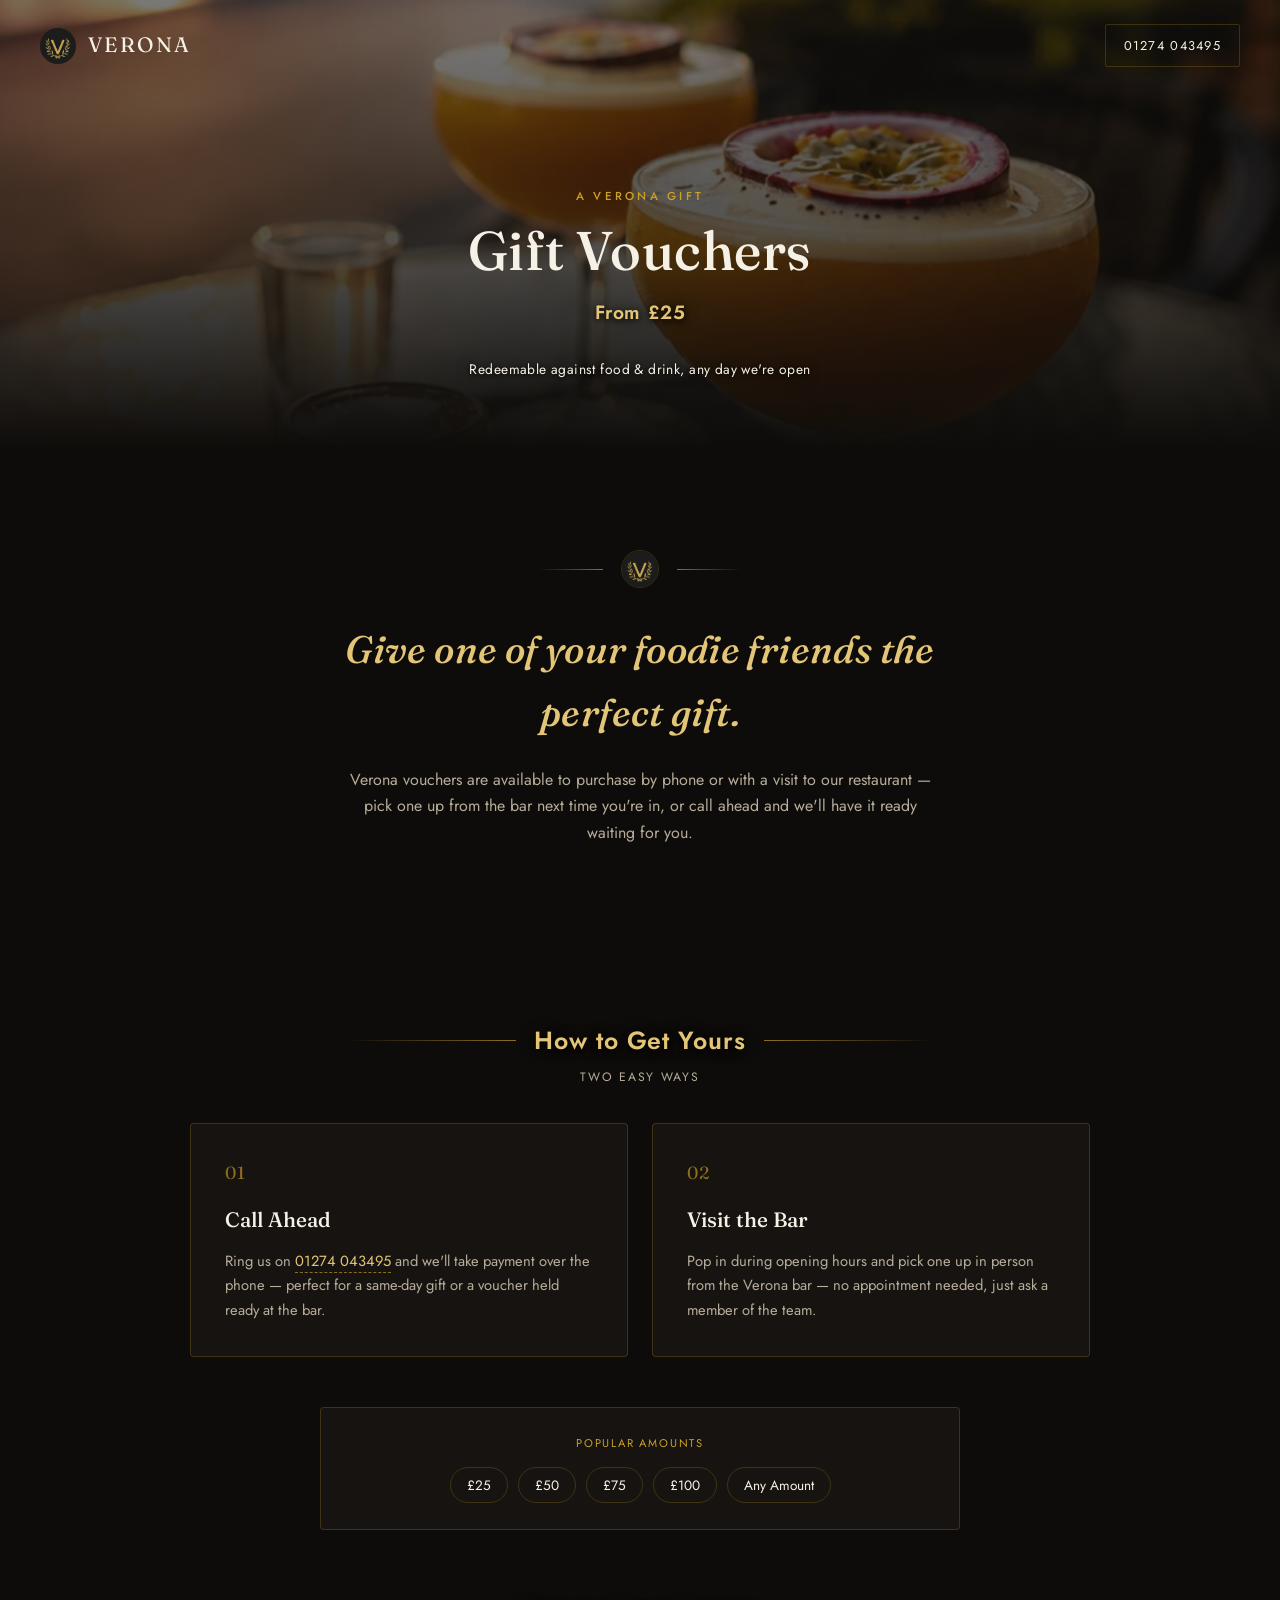
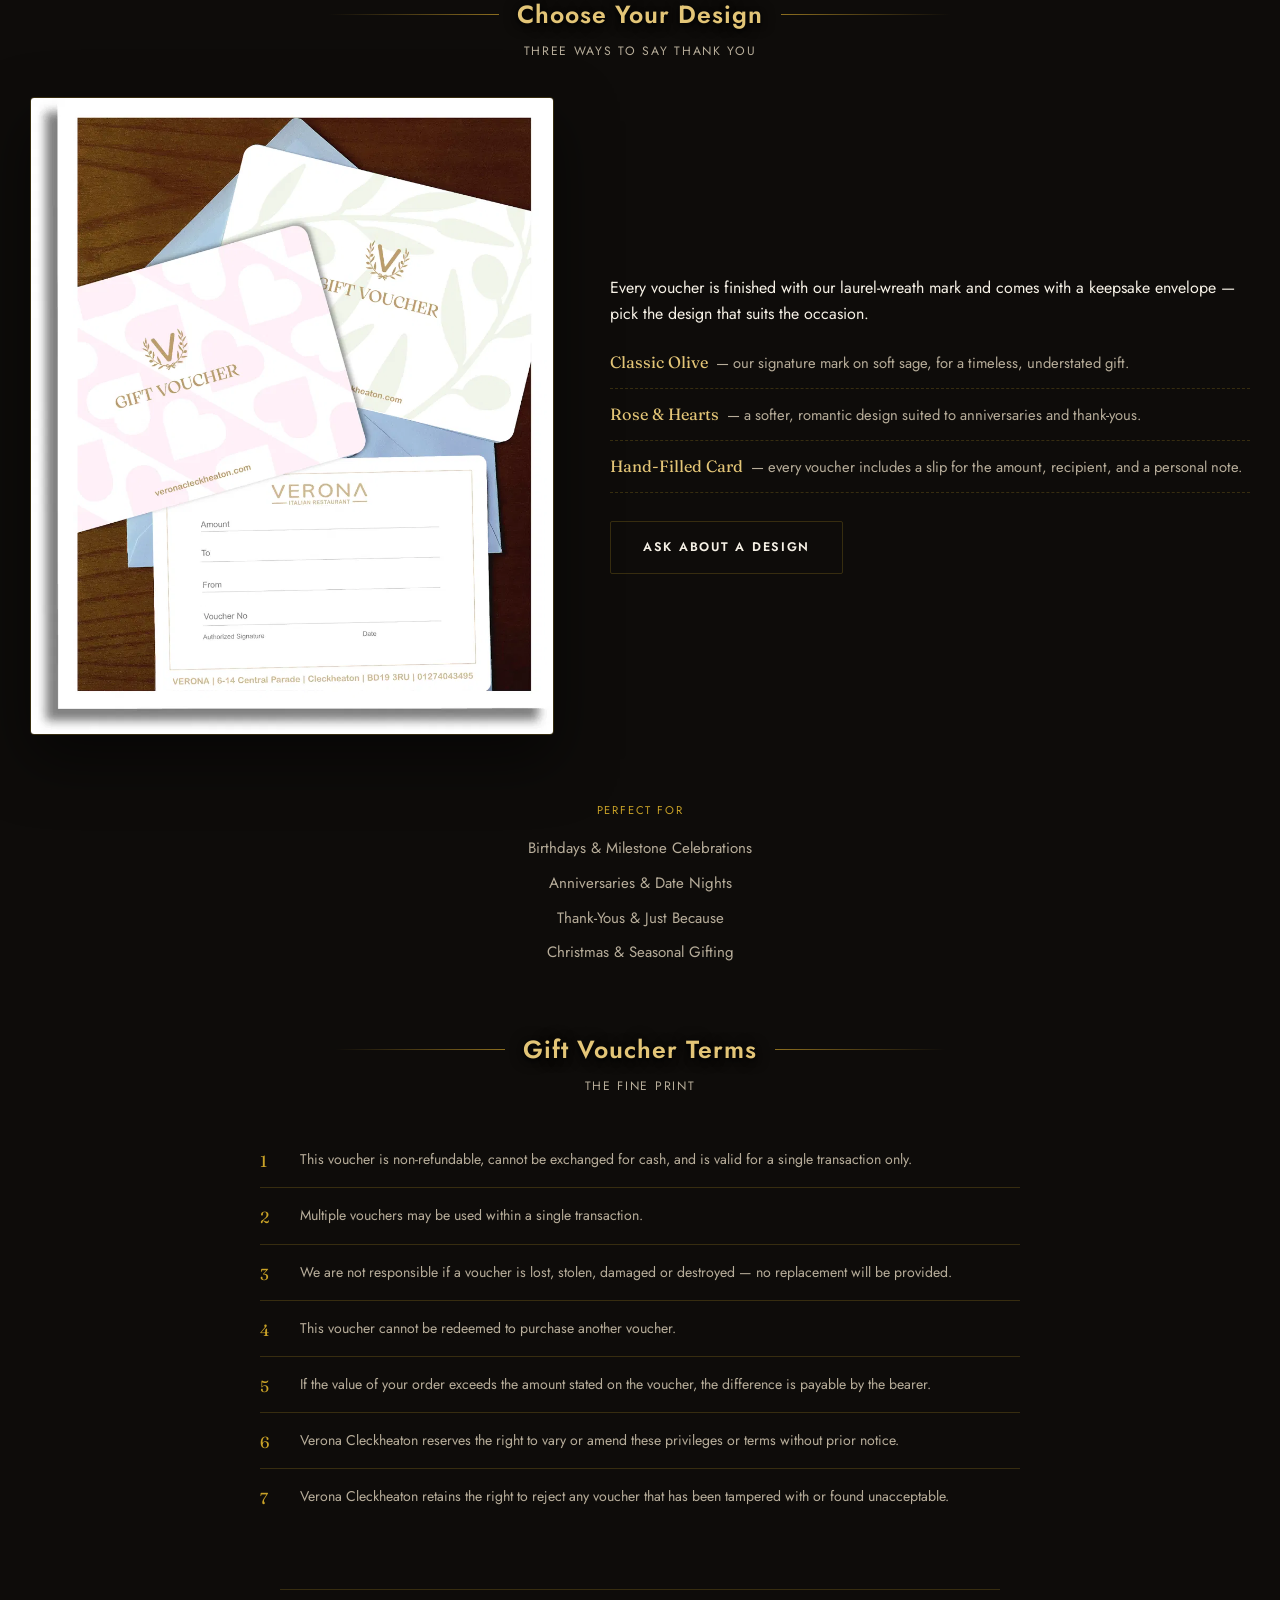
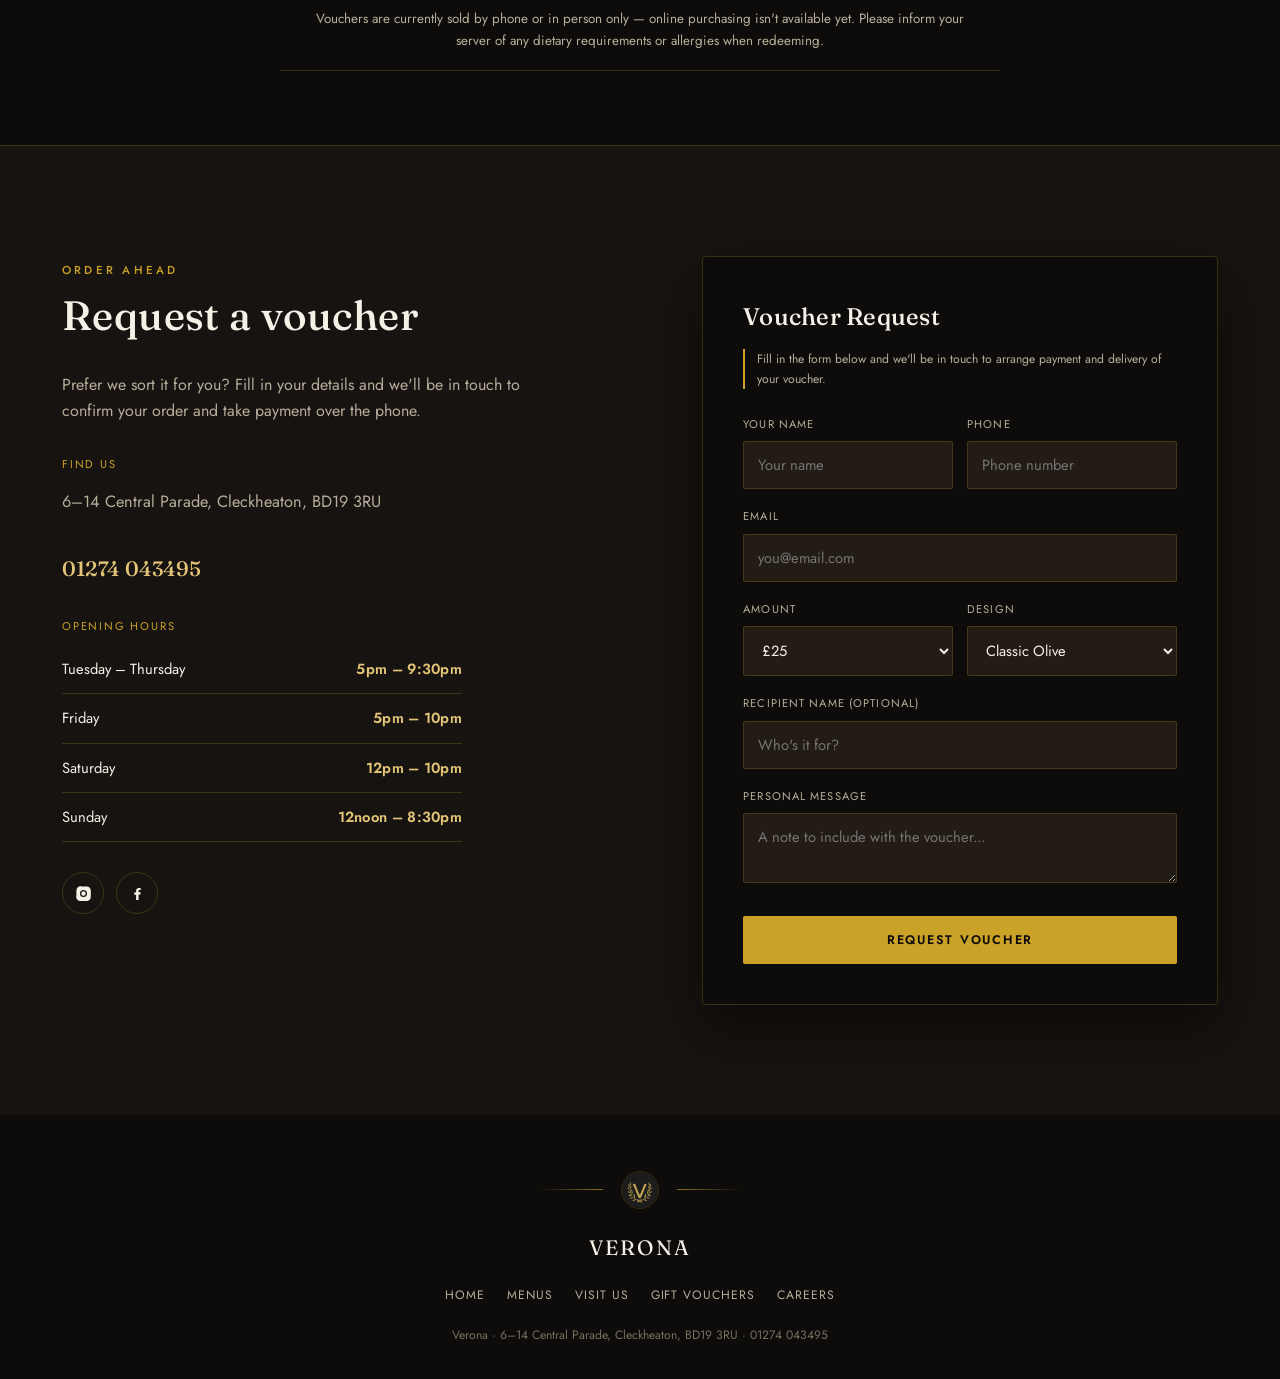
<file: gift-vouchers.html>
<!DOCTYPE html>
<html lang="en">
<head>
<meta charset="UTF-8">
<meta name="viewport" content="width=device-width, initial-scale=1.0">
<title>Gift Vouchers | Verona, Cleckheaton</title>
<link rel="preconnect" href="https://fonts.googleapis.com">
<link rel="preconnect" href="https://fonts.gstatic.com" crossorigin>
<link href="https://fonts.googleapis.com/css2?family=Fraunces:ital,wght@0,400;0,500;0,600;0,700;1,400;1,500&family=Jost:wght@300;400;500;600;700&display=swap" rel="stylesheet">
<link rel="stylesheet" href="styles.css">
</head>
<body>

<div class="top-strip" id="topStrip">
  <div class="brand"><img src="images/logo.jpg" alt="Verona logo"> VERONA</div>
  <a class="tel" href="tel:01274043495">01274 043495</a>
</div>

<nav class="site-nav" id="siteNav">
  <div class="wrap bar">
    <div class="logo"><img src="images/logo.jpg" alt="Verona logo"> VERONA</div>
    <button class="burger" id="burger" aria-label="Toggle menu"><span></span><span></span><span></span></button>
    <ul class="nav-links" id="navLinks">
      <li><a href="index.html#home">Home</a></li>
      <li class="has-dropdown">
        <button class="nav-drop-toggle" type="button">Menus <span class="caret"></span></button>
        <ul class="dropdown-menu">
          <li class="all-menus"><a href="index.html#menus">All Menus</a></li>
          <li><a href="main-menu.html">Main</a></li>
          <li><a href="summer-menu.html">Summer</a></li>
          <li><a href="specials.html">Specials</a></li>
          <li><a href="early-bird.html">Early Bird</a></li>
          <li><a href="childrens-menu.html">Kids</a></li>
          <li><a href="buffet-menu.html">Buffet</a></li>
          <li><a href="desserts-menu.html">Desserts</a></li>
          <li><a href="drinks-menu.html">Drinks</a></li>
        </ul>
      </li>
      <li><a href="index.html#visit">Visit Us</a></li>
      <li><a href="gift-vouchers.html" aria-current="page">Gift Vouchers</a></li>
      <li><a href="careers.html">Careers</a></li>
      <li><a class="nav-cta" href="index.html#visit">Book a Table</a></li>
    </ul>
  </div>
</nav>

<header class="hero menu-hero" style="background-image:linear-gradient(180deg, rgba(14,12,10,0.55) 0%, rgba(14,12,10,0.72) 55%, var(--noir) 100%), url('images/hero-vouchers.jpg'); background-position:center 55%;">
  <div class="wrap menu-hero-inner">
    <span class="eyebrow">A Verona Gift</span>
    <h1>Gift Vouchers</h1>
    <p class="meta">From &pound;25</p>
    <p class="avail">Redeemable against food &amp; drink, any day we're open</p>
  </div>
</header>

<section class="intro wrap">
  <div class="divider"><span class="line"></span><span class="mark"><img src="images/logo.jpg" alt=""></span><span class="line right"></span></div>
  <h2>Give one of your foodie friends the perfect gift.</h2>
  <p>Verona vouchers are available to purchase by phone or with a visit to our restaurant — pick one up from the bar next time you're in, or call ahead and we'll have it ready waiting for you.</p>
</section>

<section class="menu-body wrap">

  <div class="menu-category">
    <div class="cat-head"><span class="line"></span><h3>How to Get Yours</h3><span class="line right"></span></div>
    <p class="cat-sub">Two Easy Ways</p>
    <div class="purchase-grid">
      <div class="purchase-card">
        <span class="purchase-num">01</span>
        <h4>Call Ahead</h4>
        <p>Ring us on <a class="inline-tel" href="tel:01274043495">01274 043495</a> and we'll take payment over the phone — perfect for a same-day gift or a voucher held ready at the bar.</p>
      </div>
      <div class="purchase-card">
        <span class="purchase-num">02</span>
        <h4>Visit the Bar</h4>
        <p>Pop in during opening hours and pick one up in person from the Verona bar — no appointment needed, just ask a member of the team.</p>
      </div>
    </div>
  </div>

  <div class="sauce-box">
    <span class="label">Popular Amounts</span>
    <ul>
      <li>£25</li>
      <li>£50</li>
      <li>£75</li>
      <li>£100</li>
      <li>Any Amount</li>
    </ul>
  </div>

  <div class="menu-category">
    <div class="cat-head"><span class="line"></span><h3>Choose Your Design</h3><span class="line right"></span></div>
    <p class="cat-sub">Three Ways to Say Thank You</p>
    <div class="showcase-grid">
      <div class="showcase-img">
        <img src="images/gift-vouchers-showcase-trimmed.webp" alt="Verona gift voucher designs — Classic Olive, Rose &amp; Hearts, and the fill-in voucher card">
      </div>
      <div class="showcase-body">
        <p>Every voucher is finished with our laurel-wreath mark and comes with a keepsake envelope — pick the design that suits the occasion.</p>
        <ul class="showcase-list">
          <li><span>Classic Olive</span> — our signature mark on soft sage, for a timeless, understated gift.</li>
          <li><span>Rose &amp; Hearts</span> — a softer, romantic design suited to anniversaries and thank-yous.</li>
          <li><span>Hand-Filled Card</span> — every voucher includes a slip for the amount, recipient, and a personal note.</li>
        </ul>
        <a class="btn btn-ghost" href="tel:01274043495">Ask About a Design</a>
      </div>
    </div>
  </div>

  <div class="perfect-for">
    <span class="label">Perfect For</span>
    <ul>
      <li>Birthdays &amp; Milestone Celebrations</li>
      <li>Anniversaries &amp; Date Nights</li>
      <li>Thank-Yous &amp; Just Because</li>
      <li>Christmas &amp; Seasonal Gifting</li>
    </ul>
  </div>

  <div class="terms-wrap">
    <div class="cat-head"><span class="line"></span><h3>Gift Voucher Terms</h3><span class="line right"></span></div>
    <p class="cat-sub">The Fine Print</p>
    <ol class="terms-list">
      <li>This voucher is non-refundable, cannot be exchanged for cash, and is valid for a single transaction only.</li>
      <li>Multiple vouchers may be used within a single transaction.</li>
      <li>We are not responsible if a voucher is lost, stolen, damaged or destroyed — no replacement will be provided.</li>
      <li>This voucher cannot be redeemed to purchase another voucher.</li>
      <li>If the value of your order exceeds the amount stated on the voucher, the difference is payable by the bearer.</li>
      <li>Verona Cleckheaton reserves the right to vary or amend these privileges or terms without prior notice.</li>
      <li>Verona Cleckheaton retains the right to reject any voucher that has been tampered with or found unacceptable.</li>
    </ol>
  </div>

  <div class="menu-note">Vouchers are currently sold by phone or in person only — online purchasing isn't available yet. Please inform your server of any dietary requirements or allergies when redeeming.</div>

</section>

<section class="visit" id="request">
  <div class="wrap visit-grid">
    <div class="visit-info">
      <span class="eyebrow">Order Ahead</span>
      <h2>Request a voucher</h2>
      <p>Prefer we sort it for you? Fill in your details and we'll be in touch to confirm your order and take payment over the phone.</p>

      <div class="info-block">
        <span class="label">Find Us</span>
        <p class="addr">6–14 Central Parade, Cleckheaton, BD19 3RU</p>
        <a class="phone-link" href="tel:01274043495">01274 043495</a>
      </div>

      <div class="info-block">
        <span class="label">Opening Hours</span>
        <table class="hours-table">
          <tr><td>Tuesday – Thursday</td><td>5pm – 9:30pm</td></tr>
          <tr><td>Friday</td><td>5pm – 10pm</td></tr>
          <tr><td>Saturday</td><td>12pm – 10pm</td></tr>
          <tr><td>Sunday</td><td>12noon – 8:30pm</td></tr>
        </table>
      </div>

      <div class="social-row">
        <a href="https://www.instagram.com/veronaitalian/" aria-label="Instagram" target="_blank" rel="noopener">
          <svg viewBox="0 0 24 24"><path d="M12 2c2.7 0 3 .01 4.12.06 1.13.05 1.9.24 2.58.5.7.27 1.29.63 1.88 1.22.59.59.95 1.18 1.22 1.88.26.68.45 1.45.5 2.58.05 1.12.06 1.42.06 4.12s-.01 3-.06 4.12c-.05 1.13-.24 1.9-.5 2.58-.27.7-.63 1.29-1.22 1.88-.59.59-1.18.95-1.88 1.22-.68.26-1.45.45-2.58.5-1.12.05-1.42.06-4.12.06s-3-.01-4.12-.06c-1.13-.05-1.9-.24-2.58-.5-.7-.27-1.29-.63-1.88-1.22-.59-.59-.95-1.18-1.22-1.88-.26-.68-.45-1.45-.5-2.58C2.01 15 2 14.7 2 12s.01-3 .06-4.12c.05-1.13.24-1.9.5-2.58.27-.7.63-1.29 1.22-1.88.59-.59 1.18-.95 1.88-1.22.68-.26 1.45-.45 2.58-.5C9 2.01 9.3 2 12 2zm0 5a5 5 0 100 10 5 5 0 000-10zm0 8.2a3.2 3.2 0 110-6.4 3.2 3.2 0 010 6.4zm5.4-8.4a1.2 1.2 0 11-2.4 0 1.2 1.2 0 012.4 0z"/></svg>
        </a>
        <a href="https://www.facebook.com/people/Verona-Restaurant-Cleckheaton/61584931553376/" aria-label="Facebook" target="_blank" rel="noopener">
          <svg viewBox="0 0 24 24"><path d="M13.5 21v-7.6h2.6l.4-3h-3v-1.9c0-.87.24-1.46 1.5-1.46h1.6V4.34C15.87 4.24 15 4.17 14 4.17c-2.4 0-4 1.46-4 4.15v2.28H7.4v3h2.6V21h3.5z"/></svg>
        </a>
      </div>
    </div>

    <div class="booking-card">
      <h3>Voucher Request</h3>
      <p class="demo-note">Fill in the form below and we'll be in touch to arrange payment and delivery of your voucher.</p>
      <form id="voucherForm">
        <input type="hidden" name="access_key" value="6bbcd285-b3f5-4c4e-b8cf-b02cddfe5884">
        <input type="hidden" name="subject" value="New Gift Voucher Request — Verona">
        <input type="hidden" name="from_name" value="Verona Website">
        <input type="checkbox" name="botcheck" class="hidden" style="display:none" tabindex="-1" autocomplete="off">
        <div class="field-row">
          <div class="field">
            <label for="vname">Your Name</label>
            <input id="vname" name="name" type="text" placeholder="Your name" required>
          </div>
          <div class="field">
            <label for="vphone">Phone</label>
            <input id="vphone" name="phone" type="tel" placeholder="Phone number" required>
          </div>
        </div>
        <div class="field">
          <label for="vemail">Email</label>
          <input id="vemail" name="email" type="email" placeholder="you@email.com" required>
        </div>
        <div class="field-row">
          <div class="field">
            <label for="vamount">Amount</label>
            <select id="vamount" name="amount">
              <option>£25</option>
              <option>£50</option>
              <option>£75</option>
              <option>£100</option>
              <option>Custom amount</option>
            </select>
          </div>
          <div class="field">
            <label for="vdesign">Design</label>
            <select id="vdesign" name="design">
              <option>Classic Olive</option>
              <option>Rose &amp; Hearts</option>
              <option>No preference</option>
            </select>
          </div>
        </div>
        <div class="field">
          <label for="vrecipient">Recipient Name (optional)</label>
          <input id="vrecipient" name="recipient" type="text" placeholder="Who's it for?">
        </div>
        <div class="field">
          <label for="vnote">Personal Message</label>
          <textarea id="vnote" name="message" placeholder="A note to include with the voucher..."></textarea>
        </div>
        <button type="submit" class="btn btn-primary">Request Voucher</button>
        <div class="confirm-msg" id="voucherConfirmMsg"></div>
      </form>
    </div>
  </div>
</section>

<footer>
  <div class="wrap">
    <div class="divider"><span class="line"></span><span class="mark"><img src="images/logo.jpg" alt=""></span><span class="line right"></span></div>
    <div class="brand">VERONA</div>
    <div class="links">
      <a href="index.html#home">Home</a>
      <a href="index.html#menus">Menus</a>
      <a href="index.html#visit">Visit Us</a>
      <a href="gift-vouchers.html">Gift Vouchers</a>
      <a href="careers.html">Careers</a>
    </div>
    <div class="fine">Verona · 6–14 Central Parade, Cleckheaton, BD19 3RU · 01274 043495</div>
  </div>
</footer>

<script src="script.js"></script>
</body>
</html>
</file>
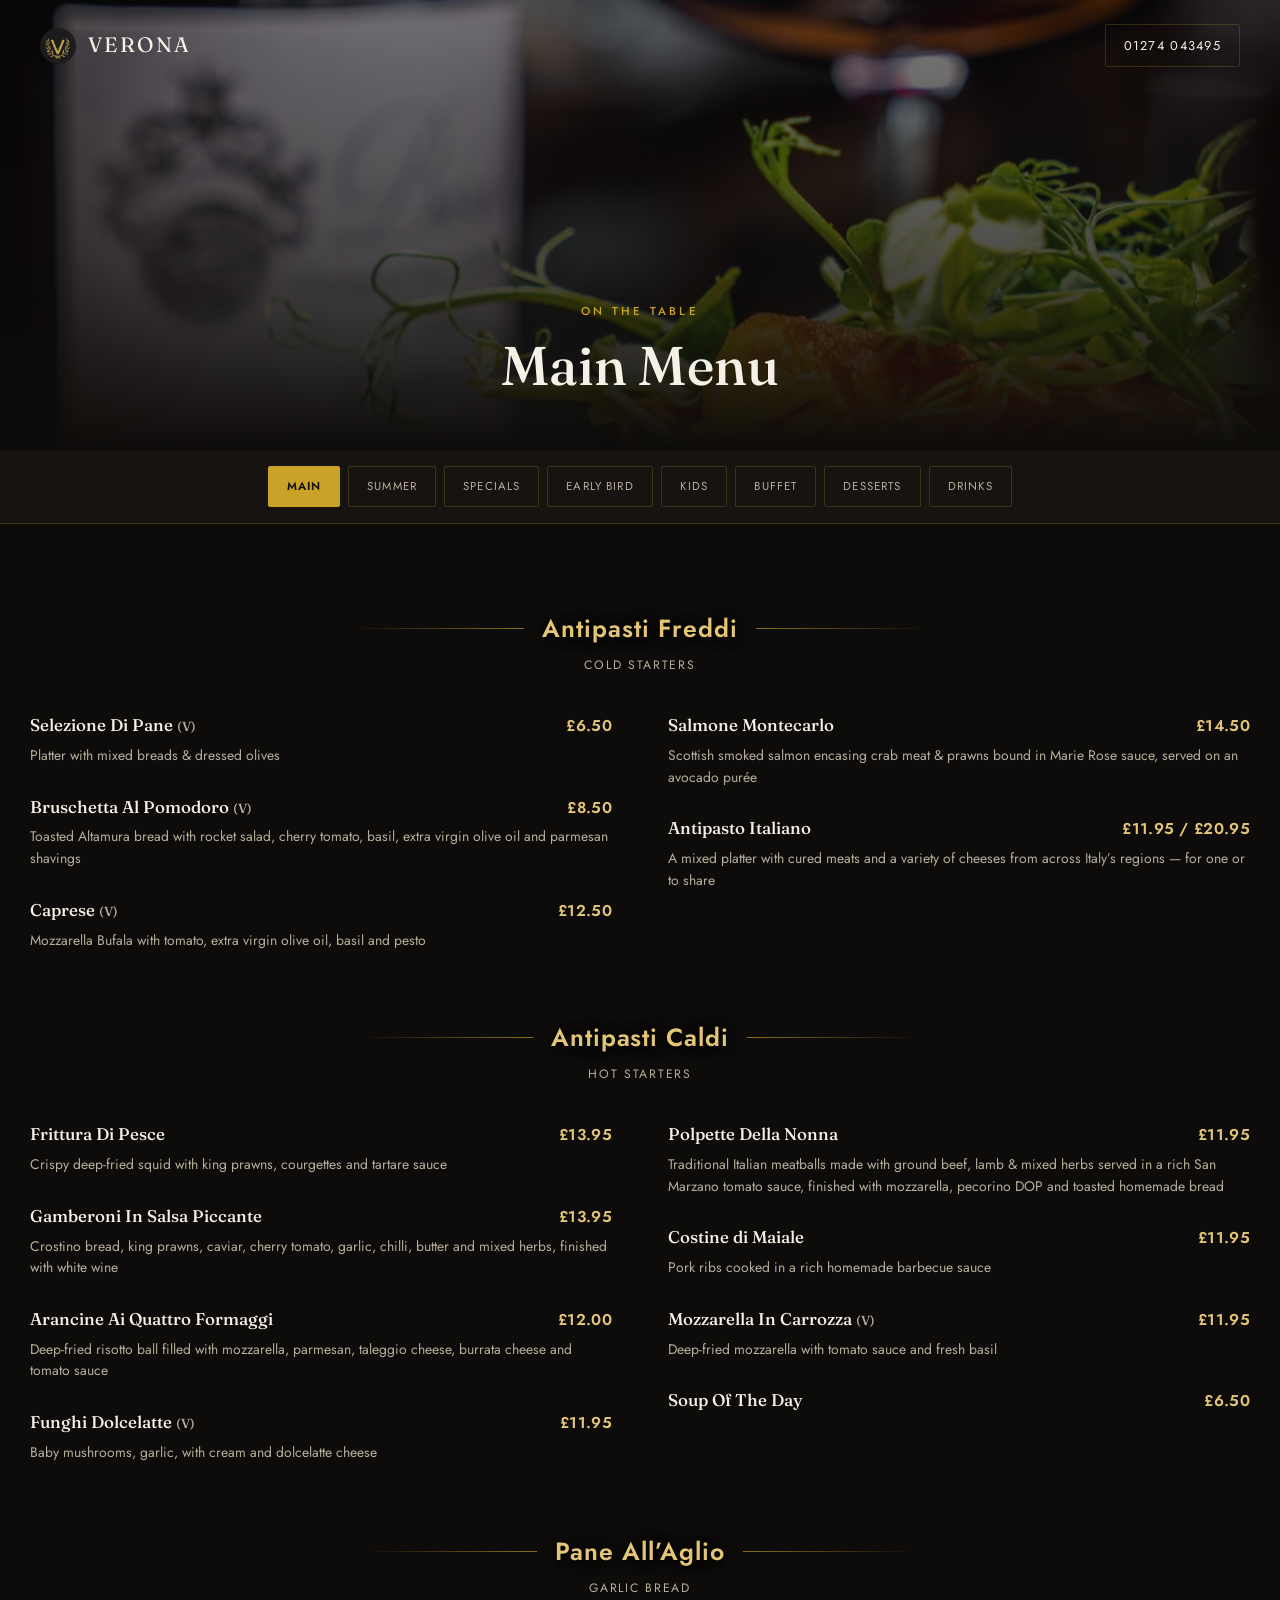
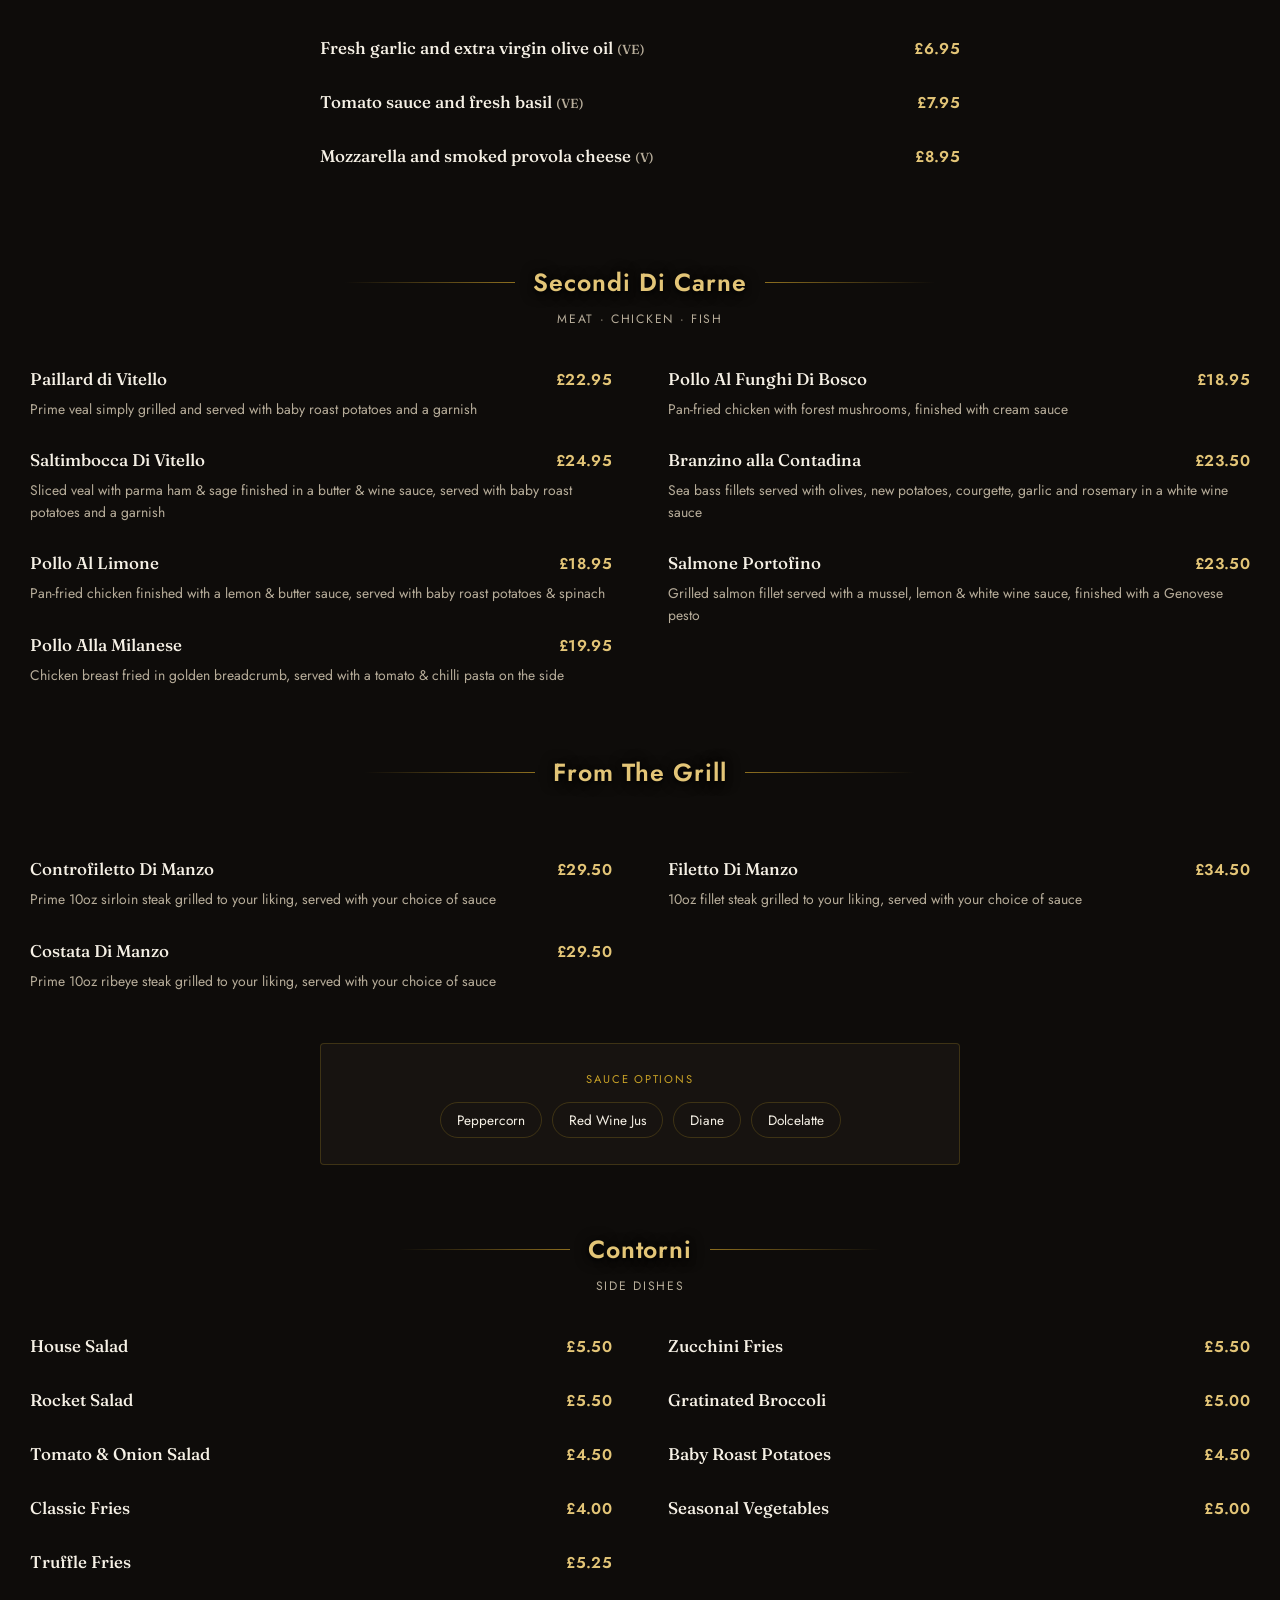
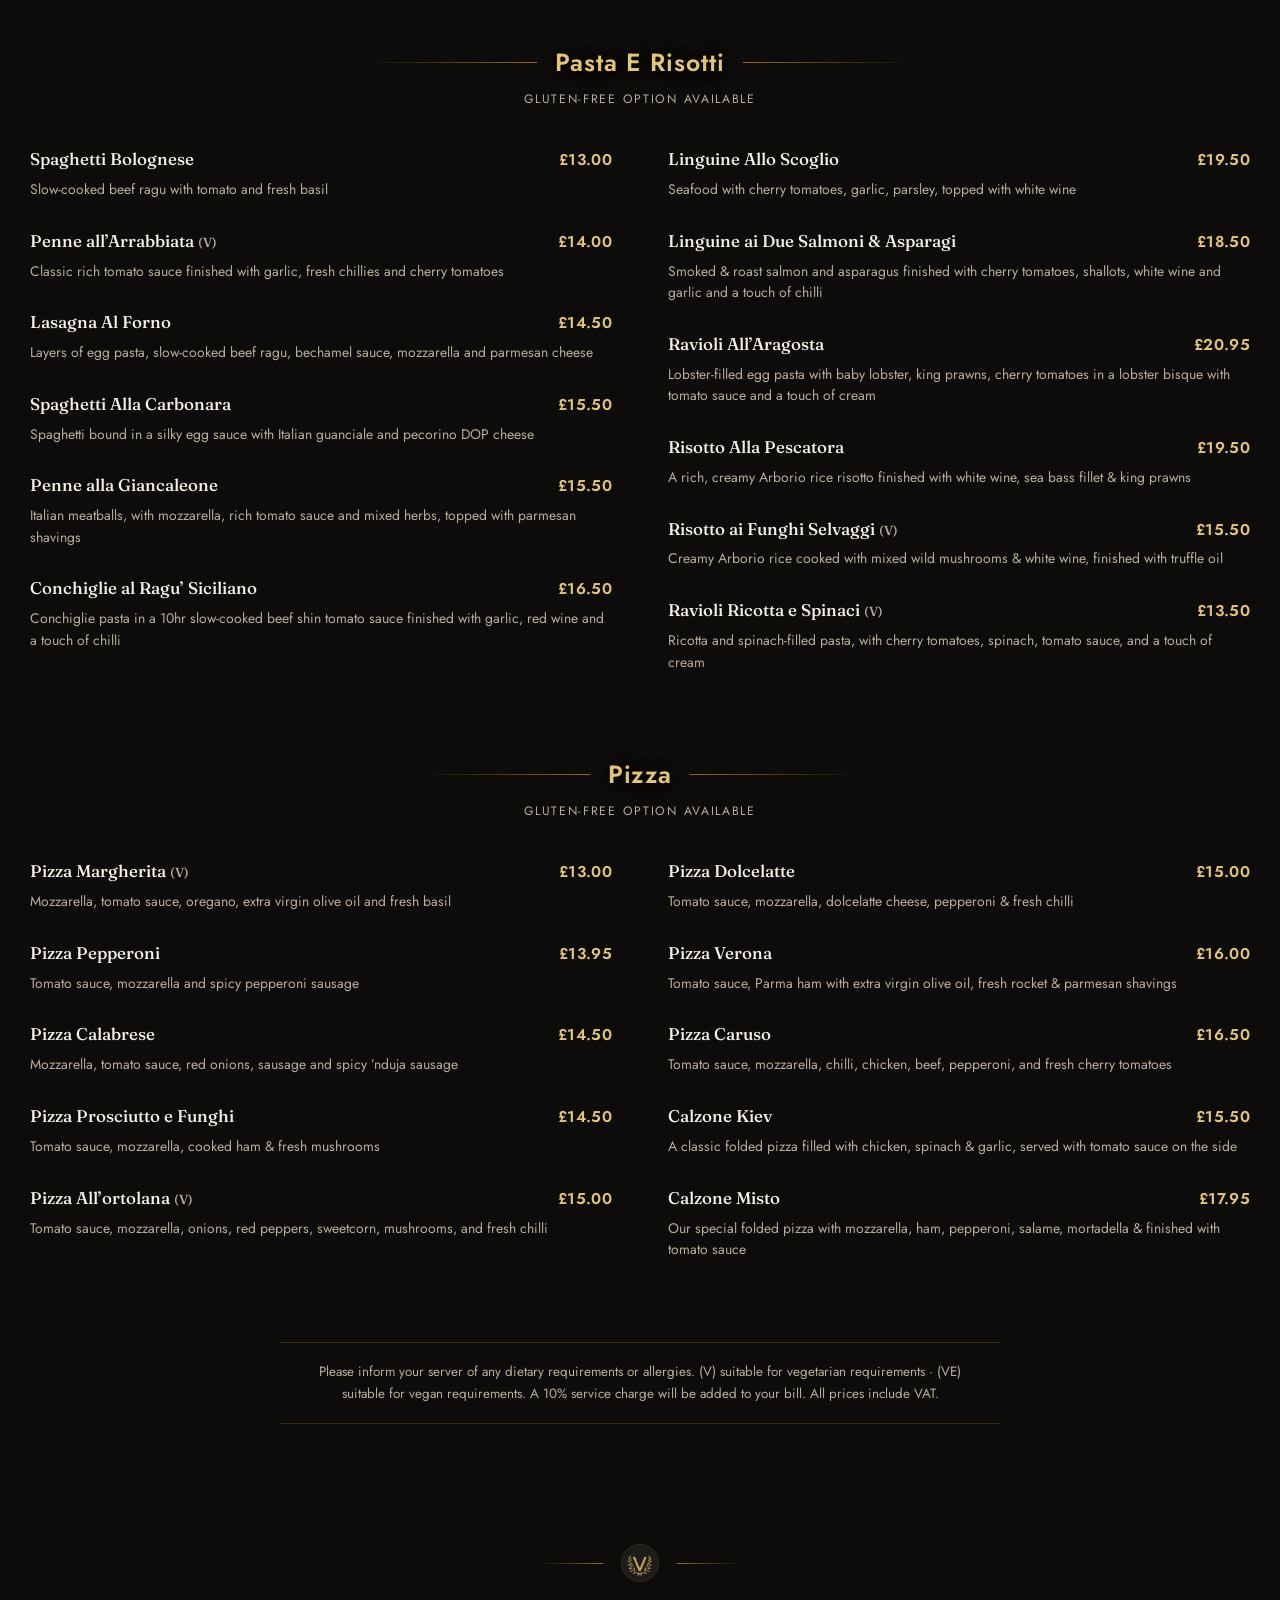
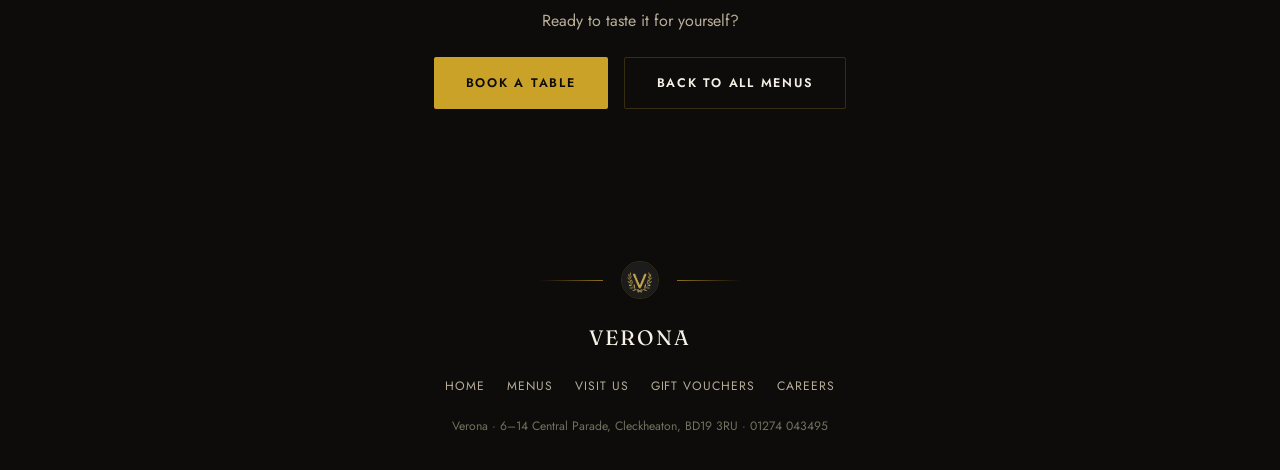
<file: main-menu.html>
<!DOCTYPE html>
<html lang="en">
<head>
<meta charset="UTF-8">
<meta name="viewport" content="width=device-width, initial-scale=1.0">
<title>Main Menu | Verona, Cleckheaton</title>
<link rel="preconnect" href="https://fonts.googleapis.com">
<link rel="preconnect" href="https://fonts.gstatic.com" crossorigin>
<link href="https://fonts.googleapis.com/css2?family=Fraunces:ital,wght@0,400;0,500;0,600;0,700;1,400;1,500&family=Jost:wght@300;400;500;600;700&display=swap" rel="stylesheet">
<link rel="stylesheet" href="styles.css">
</head>
<body>

<div class="top-strip" id="topStrip">
  <div class="brand"><img src="images/logo.jpg" alt="Verona logo"> VERONA</div>
  <a class="tel" href="tel:01274043495">01274 043495</a>
</div>

<nav class="site-nav" id="siteNav">
  <div class="wrap bar">
    <div class="logo"><img src="images/logo.jpg" alt="Verona logo"> VERONA</div>
    <button class="burger" id="burger" aria-label="Toggle menu"><span></span><span></span><span></span></button>
    <ul class="nav-links" id="navLinks">
      <li><a href="index.html#home">Home</a></li>
      <li class="has-dropdown">
        <button class="nav-drop-toggle" type="button">Menus <span class="caret"></span></button>
        <ul class="dropdown-menu">
          <li class="all-menus"><a href="index.html#menus">All Menus</a></li>
          <li><a href="main-menu.html">Main</a></li>
          <li><a href="summer-menu.html">Summer</a></li>
          <li><a href="specials.html">Specials</a></li>
          <li><a href="early-bird.html">Early Bird</a></li>
          <li><a href="childrens-menu.html">Kids</a></li>
          <li><a href="buffet-menu.html">Buffet</a></li>
          <li><a href="desserts-menu.html">Desserts</a></li>
          <li><a href="drinks-menu.html">Drinks</a></li>
        </ul>
      </li>
      <li><a href="index.html#visit">Visit Us</a></li>
      <li><a href="gift-vouchers.html">Gift Vouchers</a></li>
      <li><a href="careers.html">Careers</a></li>
      <li><a class="nav-cta" href="index.html#visit">Book a Table</a></li>
    </ul>
  </div>
</nav>

<header class="hero menu-hero" style="background-image:linear-gradient(180deg, rgba(14,12,10,0.55) 0%, rgba(14,12,10,0.72) 55%, var(--noir) 100%), url('images/steak.jpg'); background-position:center;">
  <div class="wrap menu-hero-inner">
    <span class="eyebrow">On The Table</span>
    <h1>Main Menu</h1>
    
    
  </div>
</header>

<div class="menu-switch">
  <div class="wrap">
    <a href="main-menu.html" class="active">Main</a><a href="summer-menu.html">Summer</a><a href="specials.html">Specials</a><a href="early-bird.html">Early Bird</a><a href="childrens-menu.html">Kids</a><a href="buffet-menu.html">Buffet</a><a href="desserts-menu.html">Desserts</a><a href="drinks-menu.html">Drinks</a>
  </div>
</div>

<section class="menu-body wrap">
<div class="menu-category">
      <div class="cat-head"><span class="line"></span><h3>Antipasti Freddi</h3><span class="line right"></span></div>
      <p class="cat-sub">Cold Starters</p>
      <ul class="menu-items">
        <li>
          <div class="item-top"><span class="item-name">Selezione Di Pane <em>(V)</em></span><span class="item-price">&pound;6.50</span></div>
          <p class="item-desc">Platter with mixed breads &amp; dressed olives</p>
        </li><li>
          <div class="item-top"><span class="item-name">Bruschetta Al Pomodoro <em>(V)</em></span><span class="item-price">&pound;8.50</span></div>
          <p class="item-desc">Toasted Altamura bread with rocket salad, cherry tomato, basil, extra virgin olive oil and parmesan shavings</p>
        </li><li>
          <div class="item-top"><span class="item-name">Caprese <em>(V)</em></span><span class="item-price">&pound;12.50</span></div>
          <p class="item-desc">Mozzarella Bufala with tomato, extra virgin olive oil, basil and pesto</p>
        </li><li>
          <div class="item-top"><span class="item-name">Salmone Montecarlo</span><span class="item-price">&pound;14.50</span></div>
          <p class="item-desc">Scottish smoked salmon encasing crab meat &amp; prawns bound in Marie Rose sauce, served on an avocado pur&eacute;e</p>
        </li><li>
          <div class="item-top"><span class="item-name">Antipasto Italiano</span><span class="item-price">&pound;11.95 / &pound;20.95</span></div>
          <p class="item-desc">A mixed platter with cured meats and a variety of cheeses from across Italy&rsquo;s regions &mdash; for one or to share</p>
        </li>
      </ul>
    </div><div class="menu-category">
      <div class="cat-head"><span class="line"></span><h3>Antipasti Caldi</h3><span class="line right"></span></div>
      <p class="cat-sub">Hot Starters</p>
      <ul class="menu-items">
        <li>
          <div class="item-top"><span class="item-name">Frittura Di Pesce</span><span class="item-price">&pound;13.95</span></div>
          <p class="item-desc">Crispy deep-fried squid with king prawns, courgettes and tartare sauce</p>
        </li><li>
          <div class="item-top"><span class="item-name">Gamberoni In Salsa Piccante</span><span class="item-price">&pound;13.95</span></div>
          <p class="item-desc">Crostino bread, king prawns, caviar, cherry tomato, garlic, chilli, butter and mixed herbs, finished with white wine</p>
        </li><li>
          <div class="item-top"><span class="item-name">Arancine Ai Quattro Formaggi</span><span class="item-price">&pound;12.00</span></div>
          <p class="item-desc">Deep-fried risotto ball filled with mozzarella, parmesan, taleggio cheese, burrata cheese and tomato sauce</p>
        </li><li>
          <div class="item-top"><span class="item-name">Funghi Dolcelatte <em>(V)</em></span><span class="item-price">&pound;11.95</span></div>
          <p class="item-desc">Baby mushrooms, garlic, with cream and dolcelatte cheese</p>
        </li><li>
          <div class="item-top"><span class="item-name">Polpette Della Nonna</span><span class="item-price">&pound;11.95</span></div>
          <p class="item-desc">Traditional Italian meatballs made with ground beef, lamb &amp; mixed herbs served in a rich San Marzano tomato sauce, finished with mozzarella, pecorino DOP and toasted homemade bread</p>
        </li><li>
          <div class="item-top"><span class="item-name">Costine di Maiale</span><span class="item-price">&pound;11.95</span></div>
          <p class="item-desc">Pork ribs cooked in a rich homemade barbecue sauce</p>
        </li><li>
          <div class="item-top"><span class="item-name">Mozzarella In Carrozza <em>(V)</em></span><span class="item-price">&pound;11.95</span></div>
          <p class="item-desc">Deep-fried mozzarella with tomato sauce and fresh basil</p>
        </li><li>
          <div class="item-top"><span class="item-name">Soup Of The Day</span><span class="item-price">&pound;6.50</span></div>
          
        </li>
      </ul>
    </div><div class="menu-category">
      <div class="cat-head"><span class="line"></span><h3>Pane All&rsquo;Aglio</h3><span class="line right"></span></div>
      <p class="cat-sub">Garlic Bread</p>
      <ul class="menu-items single">
        <li>
          <div class="item-top"><span class="item-name">Fresh garlic and extra virgin olive oil <em>(VE)</em></span><span class="item-price">&pound;6.95</span></div>
          
        </li><li>
          <div class="item-top"><span class="item-name">Tomato sauce and fresh basil <em>(VE)</em></span><span class="item-price">&pound;7.95</span></div>
          
        </li><li>
          <div class="item-top"><span class="item-name">Mozzarella and smoked provola cheese <em>(V)</em></span><span class="item-price">&pound;8.95</span></div>
          
        </li>
      </ul>
    </div><div class="menu-category">
      <div class="cat-head"><span class="line"></span><h3>Secondi Di Carne</h3><span class="line right"></span></div>
      <p class="cat-sub">Meat &middot; Chicken &middot; Fish</p>
      <ul class="menu-items">
        <li>
          <div class="item-top"><span class="item-name">Paillard di Vitello</span><span class="item-price">&pound;22.95</span></div>
          <p class="item-desc">Prime veal simply grilled and served with baby roast potatoes and a garnish</p>
        </li><li>
          <div class="item-top"><span class="item-name">Saltimbocca Di Vitello</span><span class="item-price">&pound;24.95</span></div>
          <p class="item-desc">Sliced veal with parma ham &amp; sage finished in a butter &amp; wine sauce, served with baby roast potatoes and a garnish</p>
        </li><li>
          <div class="item-top"><span class="item-name">Pollo Al Limone</span><span class="item-price">&pound;18.95</span></div>
          <p class="item-desc">Pan-fried chicken finished with a lemon &amp; butter sauce, served with baby roast potatoes &amp; spinach</p>
        </li><li>
          <div class="item-top"><span class="item-name">Pollo Alla Milanese</span><span class="item-price">&pound;19.95</span></div>
          <p class="item-desc">Chicken breast fried in golden breadcrumb, served with a tomato &amp; chilli pasta on the side</p>
        </li><li>
          <div class="item-top"><span class="item-name">Pollo Al Funghi Di Bosco</span><span class="item-price">&pound;18.95</span></div>
          <p class="item-desc">Pan-fried chicken with forest mushrooms, finished with cream sauce</p>
        </li><li>
          <div class="item-top"><span class="item-name">Branzino alla Contadina</span><span class="item-price">&pound;23.50</span></div>
          <p class="item-desc">Sea bass fillets served with olives, new potatoes, courgette, garlic and rosemary in a white wine sauce</p>
        </li><li>
          <div class="item-top"><span class="item-name">Salmone Portofino</span><span class="item-price">&pound;23.50</span></div>
          <p class="item-desc">Grilled salmon fillet served with a mussel, lemon &amp; white wine sauce, finished with a Genovese pesto</p>
        </li>
      </ul>
    </div><div class="menu-category">
      <div class="cat-head"><span class="line"></span><h3>From The Grill</h3><span class="line right"></span></div>
      <p class="cat-sub">&nbsp;</p>
      <ul class="menu-items">
        <li>
          <div class="item-top"><span class="item-name">Controfiletto Di Manzo</span><span class="item-price">&pound;29.50</span></div>
          <p class="item-desc">Prime 10oz sirloin steak grilled to your liking, served with your choice of sauce</p>
        </li><li>
          <div class="item-top"><span class="item-name">Costata Di Manzo</span><span class="item-price">&pound;29.50</span></div>
          <p class="item-desc">Prime 10oz ribeye steak grilled to your liking, served with your choice of sauce</p>
        </li><li>
          <div class="item-top"><span class="item-name">Filetto Di Manzo</span><span class="item-price">&pound;34.50</span></div>
          <p class="item-desc">10oz fillet steak grilled to your liking, served with your choice of sauce</p>
        </li>
      </ul>
    </div><div class="sauce-box">
      <span class="label">Sauce Options</span>
      <ul><li>Peppercorn</li><li>Red Wine Jus</li><li>Diane</li><li>Dolcelatte</li></ul>
    </div><div class="menu-category">
      <div class="cat-head"><span class="line"></span><h3>Contorni</h3><span class="line right"></span></div>
      <p class="cat-sub">Side Dishes</p>
      <ul class="menu-items">
        <li>
          <div class="item-top"><span class="item-name">House Salad</span><span class="item-price">&pound;5.50</span></div>
          
        </li><li>
          <div class="item-top"><span class="item-name">Rocket Salad</span><span class="item-price">&pound;5.50</span></div>
          
        </li><li>
          <div class="item-top"><span class="item-name">Tomato &amp; Onion Salad</span><span class="item-price">&pound;4.50</span></div>
          
        </li><li>
          <div class="item-top"><span class="item-name">Classic Fries</span><span class="item-price">&pound;4.00</span></div>
          
        </li><li>
          <div class="item-top"><span class="item-name">Truffle Fries</span><span class="item-price">&pound;5.25</span></div>
          
        </li><li>
          <div class="item-top"><span class="item-name">Zucchini Fries</span><span class="item-price">&pound;5.50</span></div>
          
        </li><li>
          <div class="item-top"><span class="item-name">Gratinated Broccoli</span><span class="item-price">&pound;5.00</span></div>
          
        </li><li>
          <div class="item-top"><span class="item-name">Baby Roast Potatoes</span><span class="item-price">&pound;4.50</span></div>
          
        </li><li>
          <div class="item-top"><span class="item-name">Seasonal Vegetables</span><span class="item-price">&pound;5.00</span></div>
          
        </li>
      </ul>
    </div><div class="menu-category">
      <div class="cat-head"><span class="line"></span><h3>Pasta E Risotti</h3><span class="line right"></span></div>
      <p class="cat-sub">Gluten-free option available</p>
      <ul class="menu-items">
        <li>
          <div class="item-top"><span class="item-name">Spaghetti Bolognese</span><span class="item-price">&pound;13.00</span></div>
          <p class="item-desc">Slow-cooked beef ragu with tomato and fresh basil</p>
        </li><li>
          <div class="item-top"><span class="item-name">Penne all&rsquo;Arrabbiata <em>(V)</em></span><span class="item-price">&pound;14.00</span></div>
          <p class="item-desc">Classic rich tomato sauce finished with garlic, fresh chillies and cherry tomatoes</p>
        </li><li>
          <div class="item-top"><span class="item-name">Lasagna Al Forno</span><span class="item-price">&pound;14.50</span></div>
          <p class="item-desc">Layers of egg pasta, slow-cooked beef ragu, bechamel sauce, mozzarella and parmesan cheese</p>
        </li><li>
          <div class="item-top"><span class="item-name">Spaghetti Alla Carbonara</span><span class="item-price">&pound;15.50</span></div>
          <p class="item-desc">Spaghetti bound in a silky egg sauce with Italian guanciale and pecorino DOP cheese</p>
        </li><li>
          <div class="item-top"><span class="item-name">Penne alla Giancaleone</span><span class="item-price">&pound;15.50</span></div>
          <p class="item-desc">Italian meatballs, with mozzarella, rich tomato sauce and mixed herbs, topped with parmesan shavings</p>
        </li><li>
          <div class="item-top"><span class="item-name">Conchiglie al Ragu&rsquo; Siciliano</span><span class="item-price">&pound;16.50</span></div>
          <p class="item-desc">Conchiglie pasta in a 10hr slow-cooked beef shin tomato sauce finished with garlic, red wine and a touch of chilli</p>
        </li><li>
          <div class="item-top"><span class="item-name">Linguine Allo Scoglio</span><span class="item-price">&pound;19.50</span></div>
          <p class="item-desc">Seafood with cherry tomatoes, garlic, parsley, topped with white wine</p>
        </li><li>
          <div class="item-top"><span class="item-name">Linguine ai Due Salmoni &amp; Asparagi</span><span class="item-price">&pound;18.50</span></div>
          <p class="item-desc">Smoked &amp; roast salmon and asparagus finished with cherry tomatoes, shallots, white wine and garlic and a touch of chilli</p>
        </li><li>
          <div class="item-top"><span class="item-name">Ravioli All&rsquo;Aragosta</span><span class="item-price">&pound;20.95</span></div>
          <p class="item-desc">Lobster-filled egg pasta with baby lobster, king prawns, cherry tomatoes in a lobster bisque with tomato sauce and a touch of cream</p>
        </li><li>
          <div class="item-top"><span class="item-name">Risotto Alla Pescatora</span><span class="item-price">&pound;19.50</span></div>
          <p class="item-desc">A rich, creamy Arborio rice risotto finished with white wine, sea bass fillet &amp; king prawns</p>
        </li><li>
          <div class="item-top"><span class="item-name">Risotto ai Funghi Selvaggi <em>(V)</em></span><span class="item-price">&pound;15.50</span></div>
          <p class="item-desc">Creamy Arborio rice cooked with mixed wild mushrooms &amp; white wine, finished with truffle oil</p>
        </li><li>
          <div class="item-top"><span class="item-name">Ravioli Ricotta e Spinaci <em>(V)</em></span><span class="item-price">&pound;13.50</span></div>
          <p class="item-desc">Ricotta and spinach-filled pasta, with cherry tomatoes, spinach, tomato sauce, and a touch of cream</p>
        </li>
      </ul>
    </div><div class="menu-category">
      <div class="cat-head"><span class="line"></span><h3>Pizza</h3><span class="line right"></span></div>
      <p class="cat-sub">Gluten-free option available</p>
      <ul class="menu-items">
        <li>
          <div class="item-top"><span class="item-name">Pizza Margherita <em>(V)</em></span><span class="item-price">&pound;13.00</span></div>
          <p class="item-desc">Mozzarella, tomato sauce, oregano, extra virgin olive oil and fresh basil</p>
        </li><li>
          <div class="item-top"><span class="item-name">Pizza Pepperoni</span><span class="item-price">&pound;13.95</span></div>
          <p class="item-desc">Tomato sauce, mozzarella and spicy pepperoni sausage</p>
        </li><li>
          <div class="item-top"><span class="item-name">Pizza Calabrese</span><span class="item-price">&pound;14.50</span></div>
          <p class="item-desc">Mozzarella, tomato sauce, red onions, sausage and spicy &rsquo;nduja sausage</p>
        </li><li>
          <div class="item-top"><span class="item-name">Pizza Prosciutto e Funghi</span><span class="item-price">&pound;14.50</span></div>
          <p class="item-desc">Tomato sauce, mozzarella, cooked ham &amp; fresh mushrooms</p>
        </li><li>
          <div class="item-top"><span class="item-name">Pizza All&rsquo;ortolana <em>(V)</em></span><span class="item-price">&pound;15.00</span></div>
          <p class="item-desc">Tomato sauce, mozzarella, onions, red peppers, sweetcorn, mushrooms, and fresh chilli</p>
        </li><li>
          <div class="item-top"><span class="item-name">Pizza Dolcelatte</span><span class="item-price">&pound;15.00</span></div>
          <p class="item-desc">Tomato sauce, mozzarella, dolcelatte cheese, pepperoni &amp; fresh chilli</p>
        </li><li>
          <div class="item-top"><span class="item-name">Pizza Verona</span><span class="item-price">&pound;16.00</span></div>
          <p class="item-desc">Tomato sauce, Parma ham with extra virgin olive oil, fresh rocket &amp; parmesan shavings</p>
        </li><li>
          <div class="item-top"><span class="item-name">Pizza Caruso</span><span class="item-price">&pound;16.50</span></div>
          <p class="item-desc">Tomato sauce, mozzarella, chilli, chicken, beef, pepperoni, and fresh cherry tomatoes</p>
        </li><li>
          <div class="item-top"><span class="item-name">Calzone Kiev</span><span class="item-price">&pound;15.50</span></div>
          <p class="item-desc">A classic folded pizza filled with chicken, spinach &amp; garlic, served with tomato sauce on the side</p>
        </li><li>
          <div class="item-top"><span class="item-name">Calzone Misto</span><span class="item-price">&pound;17.95</span></div>
          <p class="item-desc">Our special folded pizza with mozzarella, ham, pepperoni, salame, mortadella &amp; finished with tomato sauce</p>
        </li>
      </ul>
    </div><div class="menu-note">Please inform your server of any dietary requirements or allergies. (V) suitable for vegetarian requirements &middot; (VE) suitable for vegan requirements. A 10% service charge will be added to your bill. All prices include VAT.</div>
</section>

<section class="menu-cta wrap">
  <div class="divider" style="margin-bottom:26px;"><span class="line"></span><span class="mark"><img src="images/logo.jpg" alt=""></span><span class="line right"></span></div>
  <p>Ready to taste it for yourself?</p>
  <div class="actions">
    <a class="btn btn-primary" href="index.html#visit">Book a Table</a>
    <a class="btn btn-ghost" href="index.html#menus">Back to All Menus</a>
  </div>
</section>

<footer>
  <div class="wrap">
    <div class="divider"><span class="line"></span><span class="mark"><img src="images/logo.jpg" alt=""></span><span class="line right"></span></div>
    <div class="brand">VERONA</div>
    <div class="links">
      <a href="index.html#home">Home</a>
      <a href="index.html#menus">Menus</a>
      <a href="index.html#visit">Visit Us</a>
      <a href="gift-vouchers.html">Gift Vouchers</a>
      <a href="careers.html">Careers</a>
    </div>
    <div class="fine">Verona &middot; 6&ndash;14 Central Parade, Cleckheaton, BD19 3RU &middot; 01274 043495</div>
  </div>
</footer>

<script src="script.js"></script>
</body>
</html>
</file>
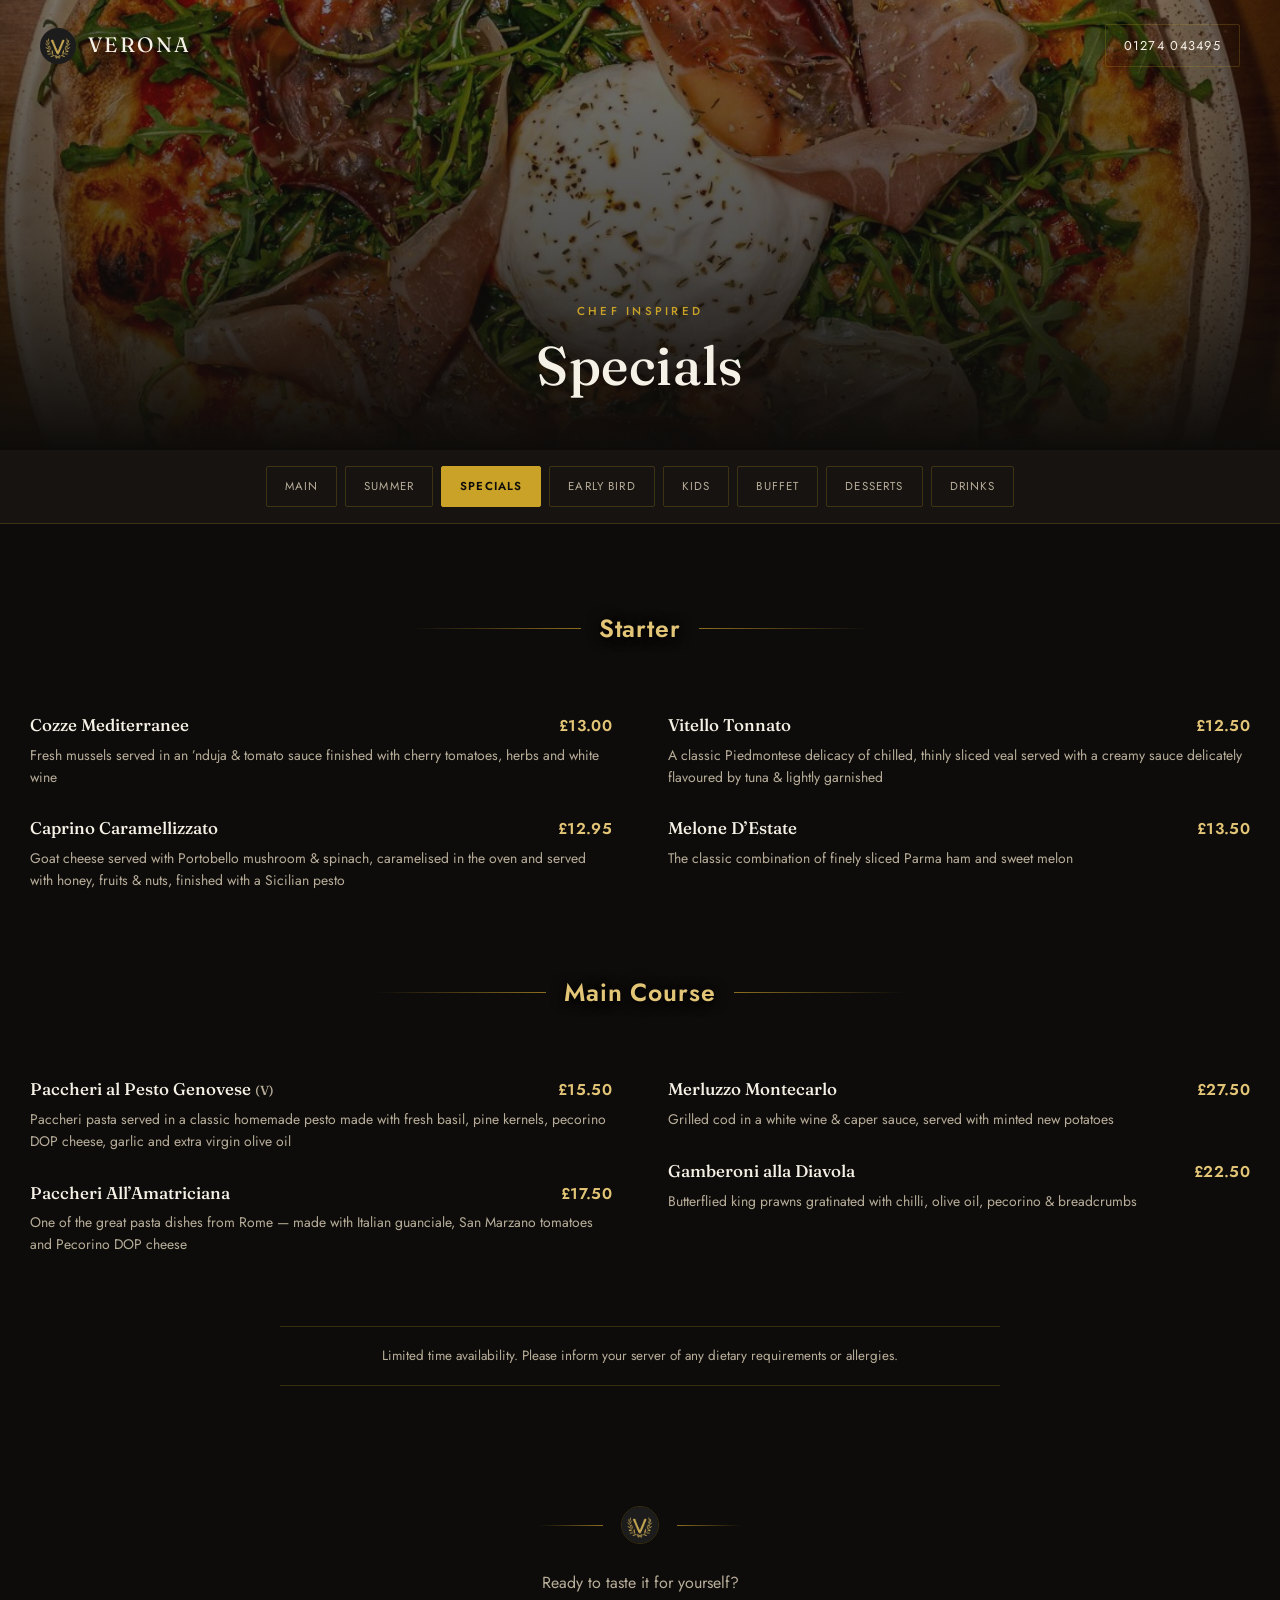
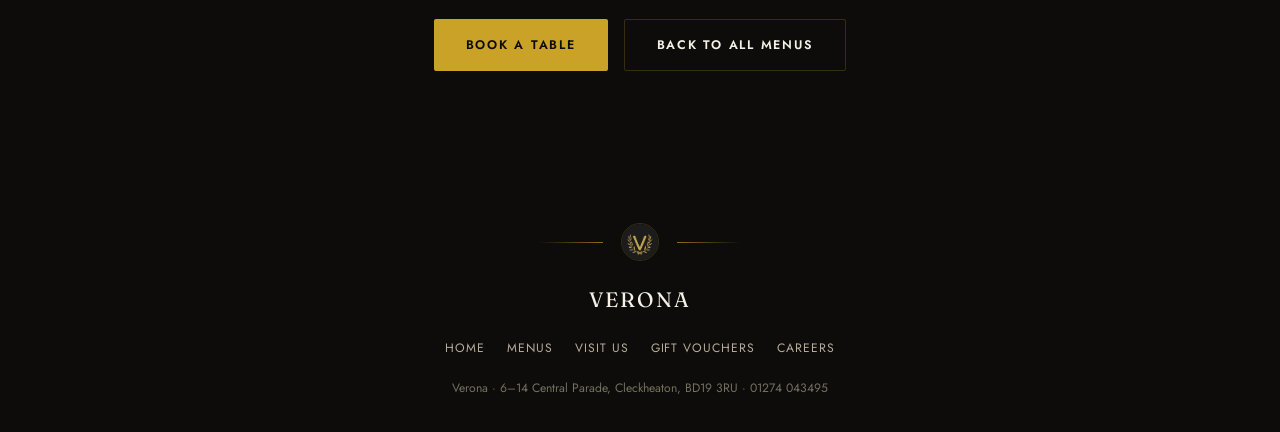
<file: specials.html>
<!DOCTYPE html>
<html lang="en">
<head>
<meta charset="UTF-8">
<meta name="viewport" content="width=device-width, initial-scale=1.0">
<title>Specials Menu | Verona, Cleckheaton</title>
<link rel="preconnect" href="https://fonts.googleapis.com">
<link rel="preconnect" href="https://fonts.gstatic.com" crossorigin>
<link href="https://fonts.googleapis.com/css2?family=Fraunces:ital,wght@0,400;0,500;0,600;0,700;1,400;1,500&family=Jost:wght@300;400;500;600;700&display=swap" rel="stylesheet">
<link rel="stylesheet" href="styles.css">
</head>
<body>

<div class="top-strip" id="topStrip">
  <div class="brand"><img src="images/logo.jpg" alt="Verona logo"> VERONA</div>
  <a class="tel" href="tel:01274043495">01274 043495</a>
</div>

<nav class="site-nav" id="siteNav">
  <div class="wrap bar">
    <div class="logo"><img src="images/logo.jpg" alt="Verona logo"> VERONA</div>
    <button class="burger" id="burger" aria-label="Toggle menu"><span></span><span></span><span></span></button>
    <ul class="nav-links" id="navLinks">
      <li><a href="index.html#home">Home</a></li>
      <li class="has-dropdown">
        <button class="nav-drop-toggle" type="button">Menus <span class="caret"></span></button>
        <ul class="dropdown-menu">
          <li class="all-menus"><a href="index.html#menus">All Menus</a></li>
          <li><a href="main-menu.html">Main</a></li>
          <li><a href="summer-menu.html">Summer</a></li>
          <li><a href="specials.html">Specials</a></li>
          <li><a href="early-bird.html">Early Bird</a></li>
          <li><a href="childrens-menu.html">Kids</a></li>
          <li><a href="buffet-menu.html">Buffet</a></li>
          <li><a href="desserts-menu.html">Desserts</a></li>
          <li><a href="drinks-menu.html">Drinks</a></li>
        </ul>
      </li>
      <li><a href="index.html#visit">Visit Us</a></li>
      <li><a href="gift-vouchers.html">Gift Vouchers</a></li>
      <li><a href="careers.html">Careers</a></li>
      <li><a class="nav-cta" href="index.html#visit">Book a Table</a></li>
    </ul>
  </div>
</nav>

<header class="hero menu-hero" style="background-image:linear-gradient(180deg, rgba(14,12,10,0.55) 0%, rgba(14,12,10,0.72) 55%, var(--noir) 100%), url('images/pizza2.jpg'); background-position:center;">
  <div class="wrap menu-hero-inner">
    <span class="eyebrow">Chef Inspired</span>
    <h1>Specials</h1>
    
  </div>
</header>

<div class="menu-switch">
  <div class="wrap">
    <a href="main-menu.html">Main</a><a href="summer-menu.html">Summer</a><a href="specials.html" class="active">Specials</a><a href="early-bird.html">Early Bird</a><a href="childrens-menu.html">Kids</a><a href="buffet-menu.html">Buffet</a><a href="desserts-menu.html">Desserts</a><a href="drinks-menu.html">Drinks</a>
  </div>
</div>

<section class="menu-body wrap">
<div class="menu-category">
      <div class="cat-head"><span class="line"></span><h3>Starter</h3><span class="line right"></span></div>
      <p class="cat-sub">&nbsp;</p>
      <ul class="menu-items">
        <li>
          <div class="item-top"><span class="item-name">Cozze Mediterranee</span><span class="item-price">&pound;13.00</span></div>
          <p class="item-desc">Fresh mussels served in an &rsquo;nduja &amp; tomato sauce finished with cherry tomatoes, herbs and white wine</p>
        </li><li>
          <div class="item-top"><span class="item-name">Caprino Caramellizzato</span><span class="item-price">&pound;12.95</span></div>
          <p class="item-desc">Goat cheese served with Portobello mushroom &amp; spinach, caramelised in the oven and served with honey, fruits &amp; nuts, finished with a Sicilian pesto</p>
        </li><li>
          <div class="item-top"><span class="item-name">Vitello Tonnato</span><span class="item-price">&pound;12.50</span></div>
          <p class="item-desc">A classic Piedmontese delicacy of chilled, thinly sliced veal served with a creamy sauce delicately flavoured by tuna &amp; lightly garnished</p>
        </li><li>
          <div class="item-top"><span class="item-name">Melone D&rsquo;Estate</span><span class="item-price">&pound;13.50</span></div>
          <p class="item-desc">The classic combination of finely sliced Parma ham and sweet melon</p>
        </li>
      </ul>
    </div><div class="menu-category">
      <div class="cat-head"><span class="line"></span><h3>Main Course</h3><span class="line right"></span></div>
      <p class="cat-sub">&nbsp;</p>
      <ul class="menu-items">
        <li>
          <div class="item-top"><span class="item-name">Paccheri al Pesto Genovese <em>(V)</em></span><span class="item-price">&pound;15.50</span></div>
          <p class="item-desc">Paccheri pasta served in a classic homemade pesto made with fresh basil, pine kernels, pecorino DOP cheese, garlic and extra virgin olive oil</p>
        </li><li>
          <div class="item-top"><span class="item-name">Paccheri All&rsquo;Amatriciana</span><span class="item-price">&pound;17.50</span></div>
          <p class="item-desc">One of the great pasta dishes from Rome &mdash; made with Italian guanciale, San Marzano tomatoes and Pecorino DOP cheese</p>
        </li><li>
          <div class="item-top"><span class="item-name">Merluzzo Montecarlo</span><span class="item-price">&pound;27.50</span></div>
          <p class="item-desc">Grilled cod in a white wine &amp; caper sauce, served with minted new potatoes</p>
        </li><li>
          <div class="item-top"><span class="item-name">Gamberoni alla Diavola</span><span class="item-price">&pound;22.50</span></div>
          <p class="item-desc">Butterflied king prawns gratinated with chilli, olive oil, pecorino &amp; breadcrumbs</p>
        </li>
      </ul>
    </div><div class="menu-note">Limited time availability. Please inform your server of any dietary requirements or allergies.</div>
</section>

<section class="menu-cta wrap">
  <div class="divider" style="margin-bottom:26px;"><span class="line"></span><span class="mark"><img src="images/logo.jpg" alt=""></span><span class="line right"></span></div>
  <p>Ready to taste it for yourself?</p>
  <div class="actions">
    <a class="btn btn-primary" href="index.html#visit">Book a Table</a>
    <a class="btn btn-ghost" href="index.html#menus">Back to All Menus</a>
  </div>
</section>

<footer>
  <div class="wrap">
    <div class="divider"><span class="line"></span><span class="mark"><img src="images/logo.jpg" alt=""></span><span class="line right"></span></div>
    <div class="brand">VERONA</div>
    <div class="links">
      <a href="index.html#home">Home</a>
      <a href="index.html#menus">Menus</a>
      <a href="index.html#visit">Visit Us</a>
      <a href="gift-vouchers.html">Gift Vouchers</a>
      <a href="careers.html">Careers</a>
    </div>
    <div class="fine">Verona &middot; 6&ndash;14 Central Parade, Cleckheaton, BD19 3RU &middot; 01274 043495</div>
  </div>
</footer>

<script src="script.js"></script>
</body>
</html>
</file>
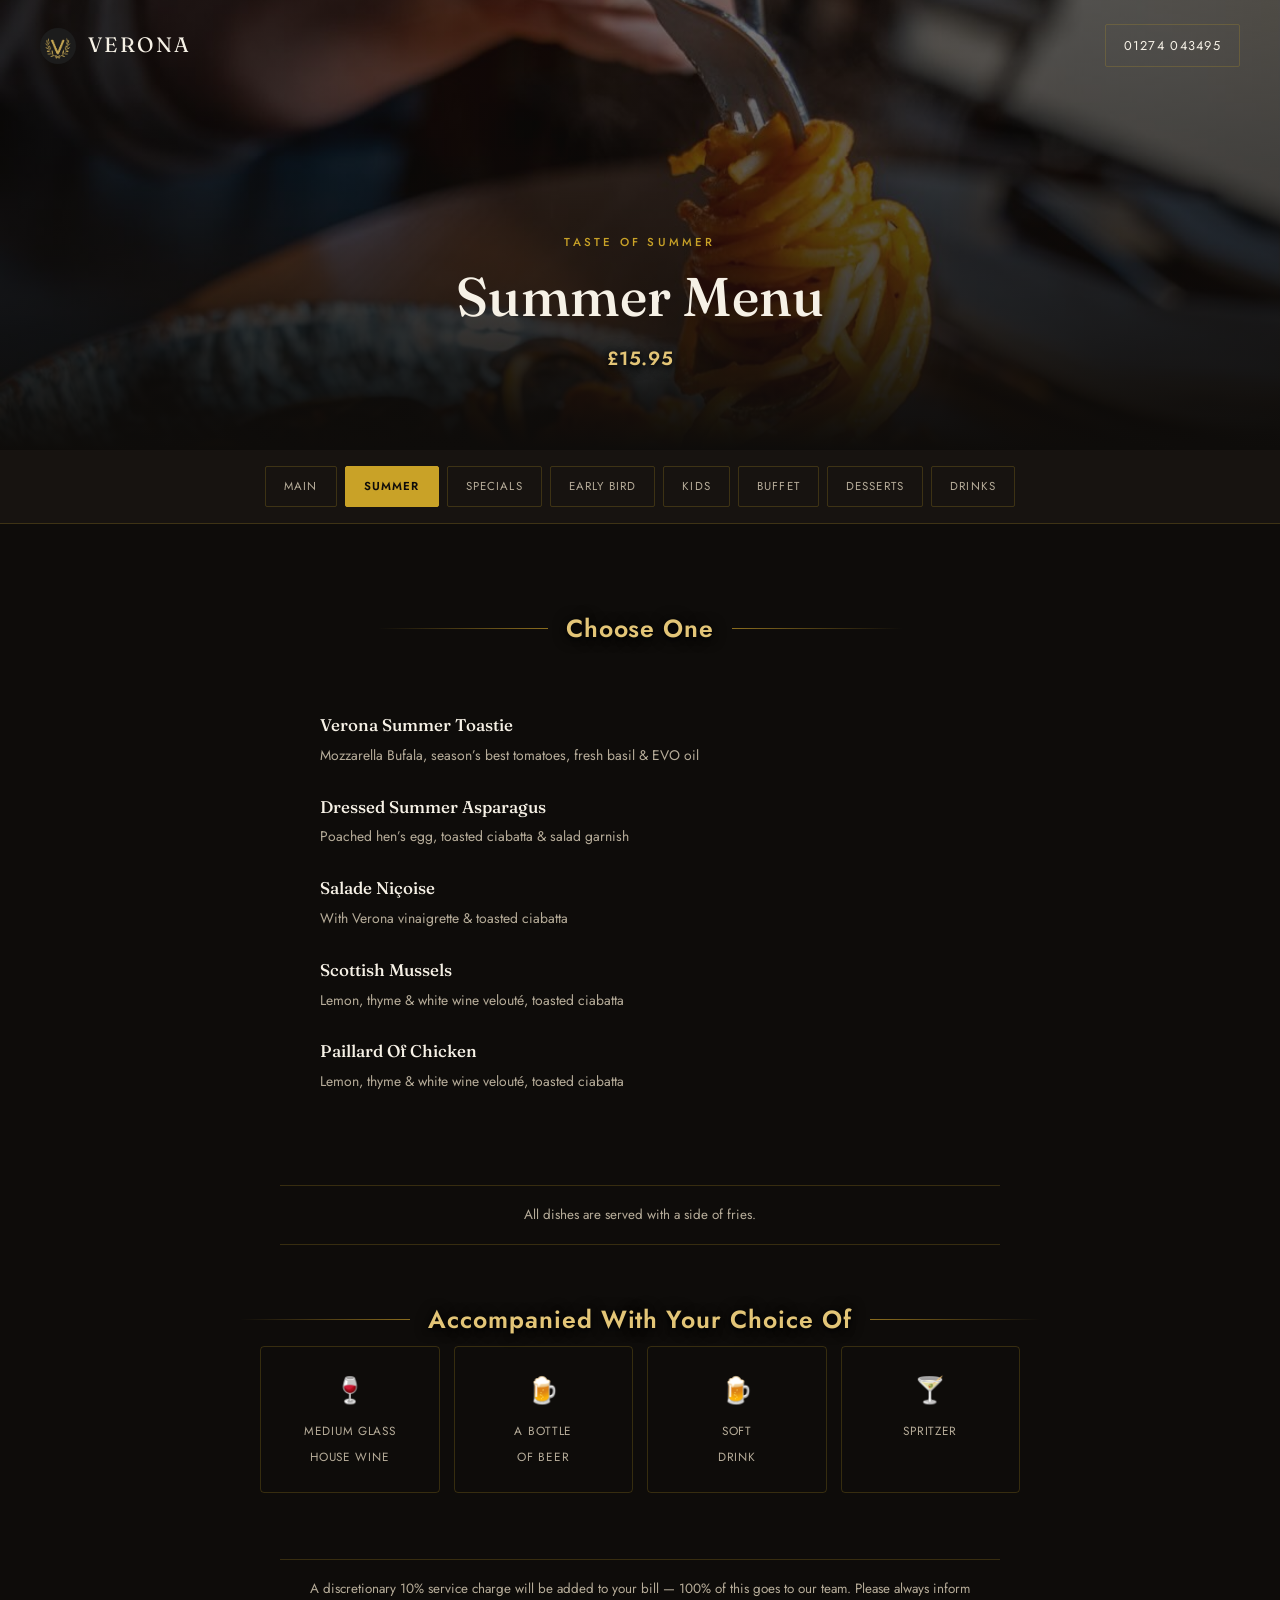
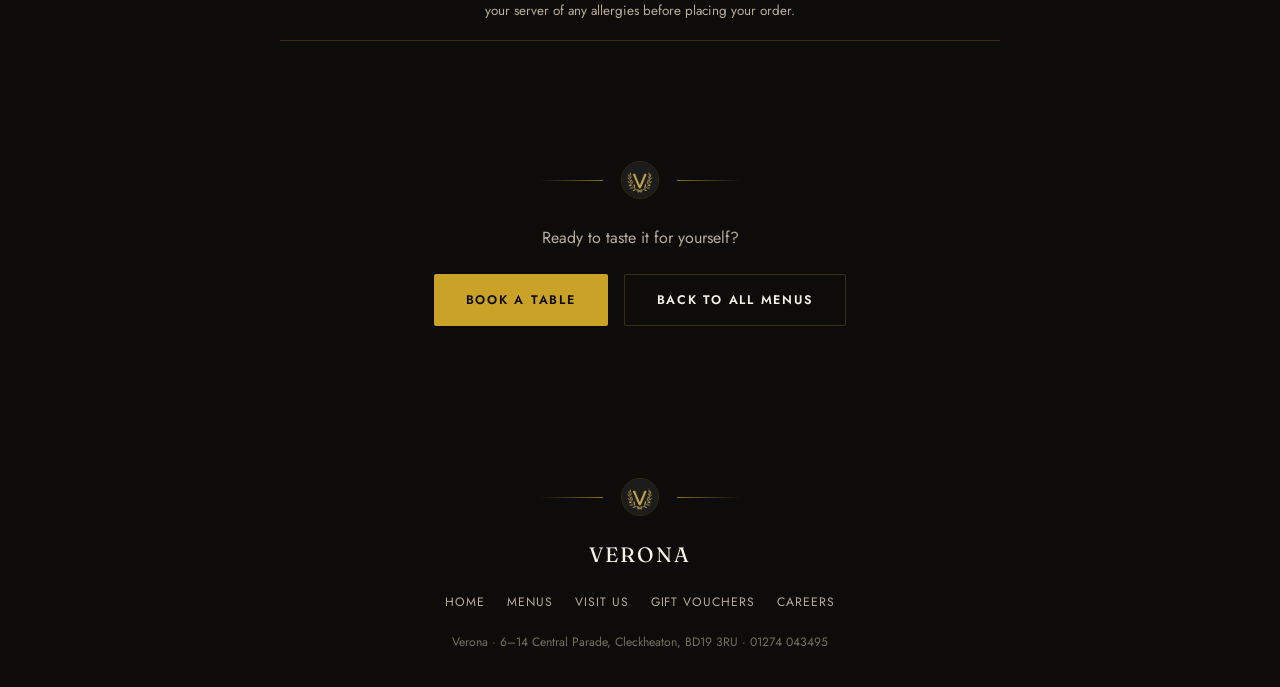
<file: summer-menu.html>
<!DOCTYPE html>
<html lang="en">
<head>
<meta charset="UTF-8">
<meta name="viewport" content="width=device-width, initial-scale=1.0">
<title>Summer Menu | Verona, Cleckheaton</title>
<link rel="preconnect" href="https://fonts.googleapis.com">
<link rel="preconnect" href="https://fonts.gstatic.com" crossorigin>
<link href="https://fonts.googleapis.com/css2?family=Fraunces:ital,wght@0,400;0,500;0,600;0,700;1,400;1,500&family=Jost:wght@300;400;500;600;700&display=swap" rel="stylesheet">
<link rel="stylesheet" href="styles.css">
</head>
<body>

<div class="top-strip" id="topStrip">
  <div class="brand"><img src="images/logo.jpg" alt="Verona logo"> VERONA</div>
  <a class="tel" href="tel:01274043495">01274 043495</a>
</div>

<nav class="site-nav" id="siteNav">
  <div class="wrap bar">
    <div class="logo"><img src="images/logo.jpg" alt="Verona logo"> VERONA</div>
    <button class="burger" id="burger" aria-label="Toggle menu"><span></span><span></span><span></span></button>
    <ul class="nav-links" id="navLinks">
      <li><a href="index.html#home">Home</a></li>
      <li class="has-dropdown">
        <button class="nav-drop-toggle" type="button">Menus <span class="caret"></span></button>
        <ul class="dropdown-menu">
          <li class="all-menus"><a href="index.html#menus">All Menus</a></li>
          <li><a href="main-menu.html">Main</a></li>
          <li><a href="summer-menu.html">Summer</a></li>
          <li><a href="specials.html">Specials</a></li>
          <li><a href="early-bird.html">Early Bird</a></li>
          <li><a href="childrens-menu.html">Kids</a></li>
          <li><a href="buffet-menu.html">Buffet</a></li>
          <li><a href="desserts-menu.html">Desserts</a></li>
          <li><a href="drinks-menu.html">Drinks</a></li>
        </ul>
      </li>
      <li><a href="index.html#visit">Visit Us</a></li>
      <li><a href="gift-vouchers.html">Gift Vouchers</a></li>
      <li><a href="careers.html">Careers</a></li>
      <li><a class="nav-cta" href="index.html#visit">Book a Table</a></li>
    </ul>
  </div>
</nav>

<header class="hero menu-hero" style="background-image:linear-gradient(180deg, rgba(14,12,10,0.55) 0%, rgba(14,12,10,0.72) 55%, var(--noir) 100%), url('images/704827127_17866653450624778_3053738858436238449_n.jpg'); background-position:center 30%;">
  <div class="wrap menu-hero-inner">
    <span class="eyebrow">Taste Of Summer</span>
    <h1>Summer Menu</h1>
    <p class="meta">&pound;15.95</p>
  </div>
</header>

<div class="menu-switch">
  <div class="wrap">
    <a href="main-menu.html">Main</a><a href="summer-menu.html" class="active">Summer</a><a href="specials.html">Specials</a><a href="early-bird.html">Early Bird</a><a href="childrens-menu.html">Kids</a><a href="buffet-menu.html">Buffet</a><a href="desserts-menu.html">Desserts</a><a href="drinks-menu.html">Drinks</a>
  </div>
</div>

<section class="menu-body wrap">
<div class="menu-category">
      <div class="cat-head"><span class="line"></span><h3>Choose One</h3><span class="line right"></span></div>
      <p class="cat-sub">&nbsp;</p>
      <ul class="menu-items single">
        <li>
          <div class="item-top"><span class="item-name">Verona Summer Toastie</span></div>
          <p class="item-desc">Mozzarella Bufala, season&rsquo;s best tomatoes, fresh basil &amp; EVO oil</p>
        </li><li>
          <div class="item-top"><span class="item-name">Dressed Summer Asparagus</span></div>
          <p class="item-desc">Poached hen&rsquo;s egg, toasted ciabatta &amp; salad garnish</p>
        </li><li>
          <div class="item-top"><span class="item-name">Salade Ni&ccedil;oise</span></div>
          <p class="item-desc">With Verona vinaigrette &amp; toasted ciabatta</p>
        </li><li>
          <div class="item-top"><span class="item-name">Scottish Mussels</span></div>
          <p class="item-desc">Lemon, thyme &amp; white wine velout&eacute;, toasted ciabatta</p>
        </li><li>
          <div class="item-top"><span class="item-name">Paillard Of Chicken</span></div>
          <p class="item-desc">Lemon, thyme &amp; white wine velout&eacute;, toasted ciabatta</p>
        </li>
      </ul>
    </div><div class="menu-note">All dishes are served with a side of fries.</div><div class="menu-category">
  <div class="cat-head"><span class="line"></span><h3>Accompanied With Your Choice Of</h3><span class="line right"></span></div>
  <div class="drink-row">
    <div class="opt"><span class="ic">&#127863;</span><span class="txt">Medium Glass<br>House Wine</span></div>
    <div class="opt"><span class="ic">&#127866;</span><span class="txt">A Bottle<br>Of Beer</span></div>
    <div class="opt"><span class="ic">&#127866;</span><span class="txt">Soft<br>Drink</span></div>
    <div class="opt"><span class="ic">&#127864;</span><span class="txt">Spritzer</span></div>
  </div>
</div><div class="menu-note">A discretionary 10% service charge will be added to your bill &mdash; 100% of this goes to our team. Please always inform your server of any allergies before placing your order.</div>
</section>

<section class="menu-cta wrap">
  <div class="divider" style="margin-bottom:26px;"><span class="line"></span><span class="mark"><img src="images/logo.jpg" alt=""></span><span class="line right"></span></div>
  <p>Ready to taste it for yourself?</p>
  <div class="actions">
    <a class="btn btn-primary" href="index.html#visit">Book a Table</a>
    <a class="btn btn-ghost" href="index.html#menus">Back to All Menus</a>
  </div>
</section>

<footer>
  <div class="wrap">
    <div class="divider"><span class="line"></span><span class="mark"><img src="images/logo.jpg" alt=""></span><span class="line right"></span></div>
    <div class="brand">VERONA</div>
    <div class="links">
      <a href="index.html#home">Home</a>
      <a href="index.html#menus">Menus</a>
      <a href="index.html#visit">Visit Us</a>
      <a href="gift-vouchers.html">Gift Vouchers</a>
      <a href="careers.html">Careers</a>
    </div>
    <div class="fine">Verona &middot; 6&ndash;14 Central Parade, Cleckheaton, BD19 3RU &middot; 01274 043495</div>
  </div>
</footer>

<script src="script.js"></script>
</body>
</html>
</file>
<file: styles.css>
:root{
  --noir:#0E0C0A;
  --noir-2:#171310;
  --noir-3:#221C15;
  --gold:#C9A227;
  --gold-soft:#E3C577;
  --gold-deep:#8C6E1F;
  --cream:#F6F1E6;
  --muted:#B7AD9A;
  --line: rgba(201,162,39,0.22);
  --shadow: 0 24px 60px rgba(0,0,0,0.5);
}

*{box-sizing:border-box;}
html{scroll-behavior:smooth;}
body{
  margin:0;
  background:var(--noir);
  color:var(--cream);
  font-family:'Jost', sans-serif;
  font-weight:400;
  line-height:1.65;
  -webkit-font-smoothing:antialiased;
}
h1,h2,h3{
  font-family:'Fraunces', serif;
  font-weight:500;
  margin:0;
  letter-spacing:0.01em;
}
a{color:inherit;text-decoration:none;}
img{max-width:100%;display:block;}
button{font-family:inherit;}
.eyebrow{
  font-size:0.72rem;
  letter-spacing:0.28em;
  text-transform:uppercase;
  font-weight:500;
  color:var(--gold);
}
.wrap{max-width:1220px;margin:0 auto;padding:0 32px;}
@media(max-width:640px){.wrap{padding:0 20px;}}

/* ---------- DIVIDER (real logo mark) ---------- */
.divider{
  display:flex; align-items:center; justify-content:center; gap:18px;
  margin:0 auto;
}
.divider .line{height:1px; width:64px; background:linear-gradient(90deg, transparent, var(--gold-deep));}
.divider .line.right{background:linear-gradient(90deg, var(--gold-deep), transparent);}
.divider .mark{
  width:38px; height:38px; border-radius:50%;
  overflow:hidden; border:1px solid var(--line);
}
.divider .mark img{width:100%;height:100%;object-fit:cover;}

/* ---------- NAV: minimal bar over hero ---------- */
.top-strip{
  position:fixed; top:0; left:0; right:0; z-index:60;
  display:flex; align-items:center; justify-content:space-between;
  padding:24px 40px;
  color:var(--cream);
  transition: opacity .4s ease;
}
.top-strip .brand{
  display:flex; align-items:center; gap:12px;
  font-family:'Fraunces', serif;
  font-size:1.3rem;
  letter-spacing:0.12em;
}
.top-strip .brand img{width:36px;height:36px;border-radius:50%;}
.top-strip .tel{
  font-size:0.8rem;
  letter-spacing:0.1em;
  border:1px solid var(--line);
  padding:10px 18px;
  border-radius:2px;
  white-space:nowrap;
}
.top-strip.hide{opacity:0; pointer-events:none;}

/* ---------- NAV: full bar that pops in on scroll ---------- */
.site-nav{
  position:fixed; top:0; left:0; right:0; z-index:70;
  background:rgba(14,12,10,0.97);
  border-bottom:1px solid var(--line);
  transform:translateY(-115%);
  transition: transform .5s cubic-bezier(.22,.9,.3,1);
}
.site-nav.visible{transform:translateY(0);}
.site-nav .bar{
  display:flex; align-items:center; justify-content:space-between;
  padding:14px 40px;
}
.site-nav .logo{
  display:flex; align-items:center; gap:12px;
  font-family:'Fraunces', serif;
  font-size:1.2rem;
  letter-spacing:0.1em;
}
.site-nav .logo img{width:34px;height:34px;border-radius:50%;}
.nav-links{
  display:flex; align-items:center; gap:32px;
  list-style:none; margin:0; padding:0;
}
.nav-links a{
  color:var(--cream);
  font-size:0.78rem;
  letter-spacing:0.1em;
  text-transform:uppercase;
  font-weight:500;
  padding:6px 0;
  border-bottom:1px solid transparent;
  transition:border-color .25s ease, color .25s ease;
}
.nav-links a:hover{border-color:var(--gold); color:var(--gold-soft);}
.nav-cta{
  background:var(--gold);
  color:var(--noir)!important;
  padding:10px 20px!important;
  border-radius:2px;
  font-weight:600!important;
  border-bottom:none!important;
}
.nav-cta:hover{background:var(--gold-soft); border-color:transparent!important;}
.burger{display:none;}

/* ---------- NAV: Menus dropdown ---------- */
.has-dropdown{position:relative;}
.nav-drop-toggle{
  background:none; border:none; color:var(--cream); font-family:inherit;
  font-size:0.78rem; letter-spacing:0.1em; text-transform:uppercase; font-weight:500;
  padding:6px 0; margin:0; cursor:pointer;
  display:flex; align-items:center; gap:7px;
  border-bottom:1px solid transparent;
  transition:border-color .25s ease, color .25s ease;
}
.nav-drop-toggle .caret{
  width:7px; height:7px; margin-top:-3px;
  border-right:1px solid currentColor; border-bottom:1px solid currentColor;
  transform:rotate(45deg); transition:transform .25s ease;
}
.nav-drop-toggle:hover{border-color:var(--gold); color:var(--gold-soft);}
.has-dropdown.open .nav-drop-toggle{border-color:var(--gold); color:var(--gold-soft);}
.has-dropdown.open .nav-drop-toggle .caret{transform:rotate(-135deg); margin-top:4px;}

.dropdown-menu{
  list-style:none; margin:0; padding:10px;
  position:absolute; top:100%; left:50%;
  transform:translate(-50%,6px);
  min-width:190px;
  background:rgba(14,12,10,0.98);
  border:1px solid var(--line); border-radius:4px;
  box-shadow:var(--shadow);
  opacity:0; visibility:hidden; pointer-events:none;
  transition:opacity .2s ease, transform .2s ease;
  z-index:80;
}
.has-dropdown.open .dropdown-menu{
  opacity:1; visibility:visible; pointer-events:auto; transform:translate(-50%,0);
}
.dropdown-menu li{list-style:none;}
.dropdown-menu a{
  display:block; padding:9px 14px;
  font-size:0.75rem; letter-spacing:0.08em; text-transform:uppercase;
  color:var(--muted); border-radius:2px;
  border-bottom:none!important;
  transition:background .2s ease, color .2s ease;
}
.dropdown-menu a:hover{background:rgba(201,162,39,0.12); color:var(--gold-soft);}
.dropdown-menu .all-menus a{
  color:var(--gold-soft); border-bottom:1px solid var(--line)!important; margin-bottom:6px; padding-bottom:12px; border-radius:2px 2px 0 0;
}

/* ---------- BUTTONS ---------- */
.btn{
  display:inline-flex; align-items:center; gap:8px;
  padding:15px 32px;
  font-size:0.78rem; letter-spacing:0.14em; text-transform:uppercase; font-weight:600;
  border-radius:2px;
  transition:transform .25s ease, box-shadow .25s ease, background .25s ease, color .25s ease;
  cursor:pointer; border:none;
}
.btn-primary{background:var(--gold); color:var(--noir);}
.btn-primary:hover{background:var(--gold-soft); transform:translateY(-2px); box-shadow:0 10px 26px rgba(201,162,39,0.28);}
.btn-ghost{border:1px solid var(--line); color:var(--cream); background:transparent;}
.btn-ghost:hover{border-color:var(--gold); color:var(--gold-soft); transform:translateY(-2px);}

/* ---------- HERO ---------- */
.hero{
  position:relative;
  min-height:100vh;
  display:flex; align-items:center;
  background:
    linear-gradient(180deg, rgba(14,12,10,0.55) 0%, rgba(14,12,10,0.35) 40%, rgba(14,12,10,0.92) 100%),
    url('images/708959488_17867498811624778_7758093401067253746_n.jpg');
  background-size:cover;
  background-position:center 30%;
}
.hero-inner{
  position:relative; z-index:2; width:100%; text-align:center;
  padding-top:120px;
}
.hero .eyebrow{display:block; margin-bottom:22px;}
.hero h1{
  font-size:clamp(2.6rem, 6.5vw, 5.2rem);
  line-height:1.05;
  max-width:900px; margin:0 auto;
}
.hero h1 span{color:var(--gold-soft); font-style:italic;}
.hero p.lede{
  color:var(--muted);
  max-width:520px; margin:26px auto 0;
  font-size:1.05rem;
}
.hero-actions{display:flex; gap:16px; margin-top:40px; justify-content:center; flex-wrap:wrap;}

/* ---------- INTRO ---------- */
.intro{
  padding:100px 0 90px;
  text-align:center;
}
.intro .divider{margin-bottom:30px;}
.intro h2{font-size:clamp(1.7rem,3.2vw,2.4rem); max-width:680px; margin:0 auto; font-style:italic; color:var(--gold-soft);}
.intro p{max-width:600px; margin:22px auto 0; color:var(--muted); font-size:1rem;}

/* ---------- MENU CAROUSEL ---------- */
.carousel-section{padding:20px 0 110px;}
.carousel-head{text-align:center; margin-bottom:44px;}
.carousel-head h2{font-size:clamp(1.9rem,3.4vw,2.7rem);}
.carousel-head .eyebrow{display:block; margin-bottom:14px;}

.tabs{
  display:flex; justify-content:center; gap:8px; flex-wrap:wrap;
  margin-bottom:46px;
}
.tabs button{
  background:transparent; border:1px solid var(--line); color:var(--muted);
  padding:11px 20px; font-size:0.72rem; letter-spacing:0.12em; text-transform:uppercase;
  border-radius:2px; cursor:pointer; transition:all .25s ease;
}
.tabs button.active{background:var(--gold); border-color:var(--gold); color:var(--noir); font-weight:600;}
.tabs button:hover:not(.active){border-color:var(--gold); color:var(--gold-soft);}

.carousel-viewport{overflow:hidden; border-radius:4px;}
.carousel-track{display:flex; transition:transform .55s cubic-bezier(.22,.9,.3,1);}
.slide{min-width:100%; display:grid; grid-template-columns:1.05fr 0.95fr; align-items:stretch; gap:0; background:var(--noir-2); border:1px solid var(--line);}
.slide-img{height:100%; min-height:460px; overflow:hidden;}
.slide-img img{width:100%;height:100%;object-fit:cover;}
.slide-body{padding:64px 60px; display:flex; flex-direction:column; justify-content:center;}
.slide-body .eyebrow{margin-bottom:16px;}
.slide-body h3{font-size:clamp(1.8rem,3vw,2.5rem); margin-bottom:18px;}
.slide-body p{color:var(--muted); font-size:0.98rem; margin-bottom:10px;}
.slide-facts{list-style:none; padding:0; margin:22px 0 0; display:flex; flex-direction:column; gap:10px;}
.slide-facts li{
  display:flex; align-items:baseline; gap:10px;
  font-size:0.9rem; color:var(--cream);
  border-bottom:1px dashed var(--line);
  padding-bottom:10px;
}
.slide-facts li .price{margin-left:auto; color:var(--gold-soft); font-family:'Jost', sans-serif; font-weight:600; letter-spacing:0.02em; font-size:1rem;}
.slide-body .btn{margin-top:28px; align-self:flex-start;}

.carousel-nav{
  display:flex; align-items:center; justify-content:center; gap:22px; margin-top:34px;
}
.carousel-nav button{
  width:46px; height:46px; border-radius:50%;
  border:1px solid var(--line); background:transparent; color:var(--gold);
  display:flex; align-items:center; justify-content:center; cursor:pointer;
  transition:border-color .25s ease, background .25s ease;
  font-size:1.1rem;
}
.carousel-nav button:hover{border-color:var(--gold); background:rgba(201,162,39,0.1);}
.carousel-dots{display:flex; gap:8px;}
.carousel-dots span{width:6px; height:6px; border-radius:50%; background:var(--line); transition:background .25s ease, transform .25s ease;}
.carousel-dots span.active{background:var(--gold); transform:scale(1.4);}

@media(max-width:900px){
  .slide{grid-template-columns:1fr;}
  .slide-img{min-height:260px;}
  .slide-body{padding:40px 28px;}
}

/* ---------- VISIT / BOOKING SECTION ---------- */
.visit{
  background:var(--noir-2);
  border-top:1px solid var(--line);
  padding:110px 0;
}
.visit-grid{
  display:grid; grid-template-columns:1.05fr 0.95fr; gap:70px; align-items:start;
}
.visit-info .eyebrow{margin-bottom:14px;}
.visit-info h2{font-size:clamp(1.9rem,3.2vw,2.6rem); margin-bottom:22px;}
.visit-info p{color:var(--muted); max-width:460px; margin-bottom:30px;}

.info-block{margin-bottom:30px;}
.info-block .label{font-size:0.7rem; letter-spacing:0.16em; text-transform:uppercase; color:var(--gold); margin-bottom:10px; display:block;}
.hours-table{width:100%; border-collapse:collapse; max-width:400px;}
.hours-table tr{border-bottom:1px solid var(--line);}
.hours-table td{padding:12px 0; font-size:0.92rem;}
.hours-table td:last-child{text-align:right; color:var(--gold-soft); font-family:'Jost', sans-serif; font-weight:600; letter-spacing:0.02em;}
.addr{font-size:1.02rem; margin-bottom:6px;}
.phone-link{color:var(--gold-soft); font-family:'Fraunces', serif; font-weight:500; font-size:1.3rem; display:inline-block; margin-top:6px;}
.social-row{display:flex; gap:12px; margin-top:24px;}
.social-row a{
  width:42px; height:42px; border-radius:50%;
  border:1px solid var(--line);
  display:flex; align-items:center; justify-content:center;
  transition:border-color .25s ease, background .25s ease;
}
.social-row a:hover{border-color:var(--gold); background:rgba(201,162,39,0.1);}
.social-row svg{width:17px; height:17px; fill:var(--cream);}

.booking-card{
  position:sticky; top:110px;
  background:var(--noir);
  border:1px solid var(--line);
  border-radius:4px;
  padding:40px;
  box-shadow:var(--shadow);
}
.booking-card h3{font-size:1.5rem; margin-bottom:6px;}
.booking-card .demo-note{
  font-size:0.76rem; color:var(--muted); margin-bottom:26px;
  border-left:2px solid var(--gold); padding-left:12px;
}
.field{margin-bottom:18px;}
.field label{display:block; font-size:0.7rem; letter-spacing:0.1em; text-transform:uppercase; color:var(--muted); margin-bottom:8px;}
.field input, .field select, .field textarea{
  width:100%; background:var(--noir-3); border:1px solid var(--line); color:var(--cream);
  padding:12px 14px; border-radius:2px; font-family:inherit; font-size:0.92rem;
}
.field input:focus, .field select:focus, .field textarea:focus{outline:none; border-color:var(--gold);}
.field-row{display:grid; grid-template-columns:1fr 1fr; gap:14px;}
.field-hint{display:block; margin-top:7px; font-size:0.72rem; color:var(--muted); letter-spacing:0.01em;}
.field-hint.warn{color:#E28B7D;}
.field select:disabled{opacity:0.5; cursor:not-allowed;}
.booking-card textarea{resize:vertical; min-height:70px;}
.booking-card .btn{width:100%; justify-content:center; margin-top:6px;}
.confirm-msg{
  margin-top:16px; font-size:0.82rem; color:var(--gold-soft);
  border:1px solid var(--line); padding:12px 14px; border-radius:2px;
  display:none;
}
.confirm-msg.show{display:block;}
.confirm-msg.error{color:#E28B7D; border-color:rgba(226,139,125,0.4);}

@media(max-width:900px){
  .visit-grid{grid-template-columns:1fr; gap:50px;}
  .booking-card{position:relative; top:0;}
}

/* ---------- FOOTER ---------- */
footer{
  background:var(--noir);
  color:var(--muted);
  padding:56px 0 34px;
  text-align:center;
}
footer .divider{margin-bottom:22px;}
footer .brand{font-family:'Fraunces', serif; color:var(--cream); font-size:1.3rem; letter-spacing:0.1em;}
footer .links{
  display:flex; justify-content:center; gap:22px; flex-wrap:wrap;
  margin:20px 0; font-size:0.76rem; letter-spacing:0.08em; text-transform:uppercase;
}
footer .links a:hover{color:var(--gold-soft);}
footer .fine{font-size:0.76rem; margin-top:18px; color:#75705f;}

/* ---------- MOBILE NAV ---------- */
@media(max-width:900px){
  .top-strip{padding:18px 20px;}
  .top-strip .brand{font-size:1.1rem;}
  .top-strip .tel{padding:8px 14px; font-size:0.72rem;}
  .site-nav .bar{padding:14px 20px;}
  .nav-links{
    position:fixed; top:64px; left:0; right:0;
    height:calc(100vh - 64px); height:calc(100dvh - 64px);
    background:var(--noir); flex-direction:column; align-items:flex-start;
    padding:30px 26px; gap:4px; overflow-y:auto;
    transform:translateX(-100%); transition:transform .4s ease;
    border-top:1px solid var(--line);
  }
  .nav-links.open{transform:translateX(0);}
  .nav-links a{display:block; width:100%; padding:14px 0; border-bottom:1px solid var(--line)!important;}
  .nav-cta{margin-top:12px; display:inline-block;}

  .has-dropdown{width:100%;}
  .nav-drop-toggle{width:100%; justify-content:space-between; padding:14px 0; border-bottom:1px solid var(--line);}
  .dropdown-menu{
    position:static; transform:none; min-width:0;
    opacity:1; visibility:visible; pointer-events:auto;
    background:transparent; border:none; box-shadow:none;
    padding:0; margin:0 0 0 14px;
    max-height:0; overflow:hidden;
    transition:max-height .35s ease;
  }
  .has-dropdown.open .dropdown-menu{max-height:400px; transform:none;}
  .nav-links .dropdown-menu a{padding:12px 0; border-bottom:1px dashed var(--line)!important; color:var(--cream); font-size:0.74rem;}
  .dropdown-menu .all-menus a{border-bottom:1px dashed var(--line)!important; margin-bottom:0; padding-bottom:12px; border-radius:0;}
  .burger{
    display:flex; flex-direction:column; gap:5px; background:none; border:none; cursor:pointer; padding:8px; z-index:80;
  }
  .burger span{width:22px; height:1.5px; background:var(--cream);}
  .field-row{grid-template-columns:1fr;}
}
@media(max-width:480px){
  .carousel-nav{gap:14px;}
  .slide-body{padding:34px 22px;}
  .tabs button{padding:9px 14px; font-size:0.66rem;}
}

/* ---------- MENU PAGES ---------- */
.menu-hero{
  position:relative; min-height:50vh; display:flex; align-items:flex-end;
  background-size:cover; background-position:center;
}
.menu-hero-inner{position:relative; z-index:2; width:100%; padding:170px 0 56px; text-align:center;}
.menu-hero .eyebrow{display:block; margin-bottom:16px;}
.menu-hero h1{font-size:clamp(2.1rem,5vw,3.4rem);}
.menu-hero .meta{
  color:var(--gold-soft); font-family:'Jost', sans-serif; font-weight:600; letter-spacing:0.03em;
  font-size:1.2rem; margin-top:18px; display:inline-block;
  text-shadow:0 2px 6px rgba(0,0,0,0.9), 0 1px 14px rgba(0,0,0,0.7);
}
.menu-hero .avail{
  color:var(--cream); font-size:0.86rem; margin-top:10px; letter-spacing:0.03em;
  max-width:520px; margin-left:auto; margin-right:auto;
  text-shadow:0 1px 5px rgba(0,0,0,0.95), 0 1px 12px rgba(0,0,0,0.7);
}

.menu-switch{
  background:var(--noir-2); border-bottom:1px solid var(--line); overflow-x:auto;
}
.menu-switch .wrap{display:flex; gap:8px; padding:16px 32px; justify-content:center; min-width:max-content; margin:0 auto;}
.menu-switch a{
  white-space:nowrap; font-size:0.72rem; letter-spacing:0.1em; text-transform:uppercase;
  padding:10px 18px; border:1px solid var(--line); border-radius:2px; color:var(--muted);
  transition:all .25s ease;
}
.menu-switch a:hover{border-color:var(--gold); color:var(--gold-soft);}
.menu-switch a.active{background:var(--gold); border-color:var(--gold); color:var(--noir); font-weight:600;}

.menu-body{padding:84px 0 20px;}
.menu-category{margin-bottom:66px;}
.cat-head{display:flex; align-items:center; gap:18px; justify-content:center; margin-bottom:6px;}
.cat-head .line{flex:1; max-width:170px; height:1px; background:linear-gradient(90deg, transparent, var(--gold-deep));}
.cat-head .line.right{background:linear-gradient(90deg, var(--gold-deep), transparent);}
.cat-head h3{
  font-family:'Jost', sans-serif;
  font-weight:600;
  font-size:clamp(1.15rem,2.1vw,1.55rem);
  letter-spacing:0.04em;
  color:var(--gold-soft);
  text-align:center;
  white-space:nowrap;
  text-shadow:0 2px 6px rgba(0,0,0,0.9), 0 1px 14px rgba(0,0,0,0.6);
}
.cat-sub{text-align:center; color:var(--muted); font-size:0.76rem; letter-spacing:0.14em; text-transform:uppercase; margin:0 0 36px;}

.menu-items{list-style:none; margin:0; padding:0; column-count:2; column-gap:56px;}
.menu-items.single{column-count:1; max-width:640px; margin:0 auto;}
.menu-items li{break-inside:avoid; margin-bottom:26px;}
.item-top{display:flex; align-items:baseline; gap:12px;}
.item-name{font-family:'Fraunces', serif; font-weight:500; font-size:1.06rem; color:var(--cream);}
.item-name em{color:var(--muted); font-style:normal; font-size:0.82rem;}
.item-price{margin-left:auto; color:var(--gold-soft); font-family:'Jost', sans-serif; font-weight:600; letter-spacing:0.02em; font-size:0.98rem; white-space:nowrap;}
.item-desc{color:var(--muted); font-size:0.87rem; margin:6px 0 0; line-height:1.55;}
.item-tag{display:inline-block; font-size:0.66rem; letter-spacing:0.08em; color:var(--gold); border:1px solid var(--line); padding:2px 8px; border-radius:2px; margin-top:8px;}

.menu-note{
  max-width:720px; margin:0 auto 54px; text-align:center; color:var(--muted);
  font-size:0.84rem; border-top:1px solid var(--line); border-bottom:1px solid var(--line);
  padding:18px 24px;
}
.sauce-box{
  max-width:640px; margin:-16px auto 64px; text-align:center;
  border:1px solid var(--line); padding:26px; border-radius:4px; background:var(--noir-2);
}
.sauce-box .label{display:block; font-size:0.7rem; letter-spacing:0.16em; text-transform:uppercase; color:var(--gold); margin-bottom:14px;}
.sauce-box ul{list-style:none; margin:0; padding:0; display:flex; flex-wrap:wrap; justify-content:center; gap:10px;}
.sauce-box li{font-size:0.85rem; color:var(--cream); border:1px solid var(--line); padding:6px 16px; border-radius:20px;}

.perfect-for{max-width:560px; margin:0 auto 64px; text-align:center;}
.perfect-for .label{display:block; font-size:0.7rem; letter-spacing:0.16em; text-transform:uppercase; color:var(--gold); margin-bottom:16px;}
.perfect-for ul{list-style:none; margin:0; padding:0; display:flex; flex-direction:column; gap:10px;}
.perfect-for li{color:var(--muted); font-size:0.94rem;}

.drink-row{display:flex; flex-wrap:wrap; justify-content:center; gap:14px; max-width:760px; margin:0 auto 64px;}
.drink-row .opt{flex:1 1 150px; text-align:center; border:1px solid var(--line); padding:22px 14px; border-radius:4px;}
.drink-row .opt .ic{font-family:'Fraunces', serif; font-size:1.6rem; color:var(--gold-soft); display:block; margin-bottom:6px;}
.drink-row .opt span.txt{font-size:0.74rem; letter-spacing:0.06em; text-transform:uppercase; color:var(--muted);}

.menu-cta{text-align:center; padding:46px 0 96px;}
.menu-cta p{color:var(--muted); margin-bottom:22px;}
.menu-cta .actions{display:flex; gap:16px; justify-content:center; flex-wrap:wrap;}

@media(max-width:760px){
  .menu-items{column-count:1;}
  .cat-head .line{display:none;}
  .menu-switch .wrap{padding:14px 20px;}
}

/* ---------- PRICE TABLES (wine & spirits lists) ---------- */
.price-table{width:100%; border-collapse:collapse; margin-bottom:8px;}
.price-table thead tr{border-bottom:1px solid var(--line);}
.price-table th{
  text-align:right; font-size:0.64rem; letter-spacing:0.08em; text-transform:uppercase;
  color:var(--muted); font-weight:500; padding:0 0 12px; white-space:nowrap;
}
.price-table th:first-child{text-align:left;}
.price-table td{
  padding:12px 0; border-bottom:1px solid var(--line); font-size:0.9rem; vertical-align:baseline;
}
.price-table tr:last-child td{border-bottom:none;}
.price-table td:first-child{font-family:'Fraunces', serif; color:var(--cream); padding-right:14px;}
.price-table td.price{text-align:right; color:var(--gold-soft); font-family:'Jost', sans-serif; font-weight:600; white-space:nowrap; padding-left:8px;}

.tables-grid{display:grid; grid-template-columns:1fr 1fr; gap:56px;}
.table-block{margin-bottom:44px;}
.table-block h4{
  font-family:'Jost', sans-serif; font-weight:600; font-size:0.86rem; letter-spacing:0.1em;
  text-transform:uppercase; color:var(--gold); margin:0 0 18px; text-align:left;
}

.offer-badge{
  max-width:420px; margin:-10px auto 64px; text-align:center;
  border:1px dashed var(--gold-deep); padding:22px 26px; border-radius:4px;
}
.offer-badge .label{display:block; font-size:0.68rem; letter-spacing:0.14em; text-transform:uppercase; color:var(--muted); margin-bottom:8px;}
.offer-badge strong{display:block; font-family:'Fraunces', serif; font-size:1.35rem; color:var(--gold-soft);}

@media(max-width:760px){
  .tables-grid{grid-template-columns:1fr; gap:0;}
  .price-table th, .price-table td{font-size:0.8rem;}
}

/* ---------- GIFT VOUCHERS PAGE ---------- */
.purchase-grid{
  display:grid; grid-template-columns:1fr 1fr; gap:24px;
  margin:0 auto 64px; max-width:900px;
}
.purchase-card{
  background:var(--noir-2); border:1px solid var(--line); border-radius:4px;
  padding:34px 34px;
}
.purchase-num{
  display:block; font-family:'Fraunces', serif; font-size:1.1rem;
  color:var(--gold-deep); letter-spacing:0.08em; margin-bottom:16px;
}
.purchase-card h4{font-family:'Fraunces', serif; font-weight:500; font-size:1.3rem; margin:0 0 12px; color:var(--cream);}
.purchase-card p{color:var(--muted); font-size:0.92rem; margin:0;}
.inline-tel{color:var(--gold-soft); border-bottom:1px dashed var(--gold-deep);}

.showcase-grid{
  display:grid; grid-template-columns:0.9fr 1.1fr; gap:56px; align-items:center;
  margin-bottom:64px;
}
.showcase-img{
  border-radius:4px; overflow:hidden; border:1px solid var(--line);
  box-shadow:var(--shadow);
}
.showcase-img img{width:100%; display:block;}
.showcase-list{list-style:none; margin:22px 0 28px; padding:0; display:flex; flex-direction:column; gap:12px;}
.showcase-list li{
  font-size:0.92rem; color:var(--muted);
  border-bottom:1px dashed var(--line);
  padding-bottom:12px;
}
.showcase-list li span{
  color:var(--gold-soft); font-family:'Fraunces', serif; font-size:1.02rem; margin-right:4px;
}

.terms-wrap{max-width:760px; margin:0 auto 64px;}
.terms-list{
  list-style:none; counter-reset:term; margin:0; padding:0;
}
.terms-list li{
  counter-increment:term;
  position:relative;
  padding:16px 0 16px 40px;
  border-bottom:1px solid var(--line);
  color:var(--muted);
  font-size:0.88rem;
}
.terms-list li:last-child{border-bottom:none;}
.terms-list li::before{
  content:counter(term);
  position:absolute; left:0; top:16px;
  font-family:'Fraunces', serif; font-size:1rem; color:var(--gold);
  width:28px;
}

/* ---------- CAREERS PAGE ---------- */
.jobs-wrap{max-width:900px; margin:0 auto;}
.job-card{
  background:var(--noir-2); border:1px solid var(--line); border-radius:4px;
  padding:40px 40px 42px;
  margin-bottom:32px;
  transition:border-color 0.25s ease, transform 0.25s ease, box-shadow 0.25s ease;
}
.job-card:hover{
  border-color:var(--gold-deep);
  transform:translateY(-4px);
  box-shadow:var(--shadow);
}
.job-head{
  display:flex; align-items:flex-start; justify-content:space-between; gap:20px;
  flex-wrap:wrap;
  border-bottom:1px solid var(--line);
  padding-bottom:22px; margin-bottom:24px;
}
.job-head-text .job-num{
  display:block; font-family:'Fraunces', serif; font-size:0.95rem;
  color:var(--gold-deep); letter-spacing:0.1em; margin-bottom:10px;
}
.job-head-text .job-title{font-size:clamp(1.4rem,2.6vw,1.9rem); color:var(--cream); margin:0; font-weight:400;}
.job-tags{display:flex; flex-wrap:wrap; gap:8px;}
.job-tags span{
  font-size:0.72rem; letter-spacing:0.08em; text-transform:uppercase;
  color:var(--gold-soft); border:1px solid var(--line);
  padding:6px 14px; border-radius:20px; white-space:nowrap;
  transition:border-color 0.2s ease, color 0.2s ease;
}
.job-card:hover .job-tags span{border-color:var(--gold-deep); color:var(--gold);}
.job-card .job-subhead{
  font-family:'Jost', sans-serif;
  font-size:0.76rem; letter-spacing:0.16em; text-transform:uppercase;
  color:var(--gold); margin:0 0 14px; font-weight:600;
}
.job-card ul{
  list-style:none; margin:0 0 26px; padding:0;
  display:flex; flex-direction:column; gap:11px;
}
.job-card ul:last-of-type{margin-bottom:30px;}
.job-card li{
  position:relative; padding-left:22px;
  color:var(--muted); font-size:0.94rem;
}
.job-card li::before{
  content:''; position:absolute; left:0; top:10px;
  width:6px; height:6px; border-radius:50%; background:var(--gold-deep);
}
.job-card .btn{align-self:flex-start;}

.why-work{max-width:760px; margin:0 auto 66px;}
.why-grid{
  display:grid; grid-template-columns:repeat(3,1fr); gap:20px; text-align:center;
}
.why-grid div{
  border:1px solid var(--line); border-radius:4px; padding:26px 18px;
  transition:border-color 0.25s ease, transform 0.25s ease;
}
.why-grid div:hover{border-color:var(--gold-deep); transform:translateY(-3px);}
.why-grid .why-num{
  display:block; font-family:'Fraunces', serif; color:var(--gold); font-size:1.3rem; margin-bottom:10px;
}
.why-grid p{margin:0; color:var(--muted); font-size:0.88rem;}

@media(max-width:720px){
  .job-card{padding:30px 24px 32px;}
  .why-grid{grid-template-columns:1fr;}
}

@media(max-width:900px){
  .purchase-grid{grid-template-columns:1fr;}
  .showcase-grid{grid-template-columns:1fr; gap:32px;}
}

@media (prefers-reduced-motion: reduce){
  *{animation-duration:0.01ms!important; transition-duration:0.01ms!important;}
}
</file>
